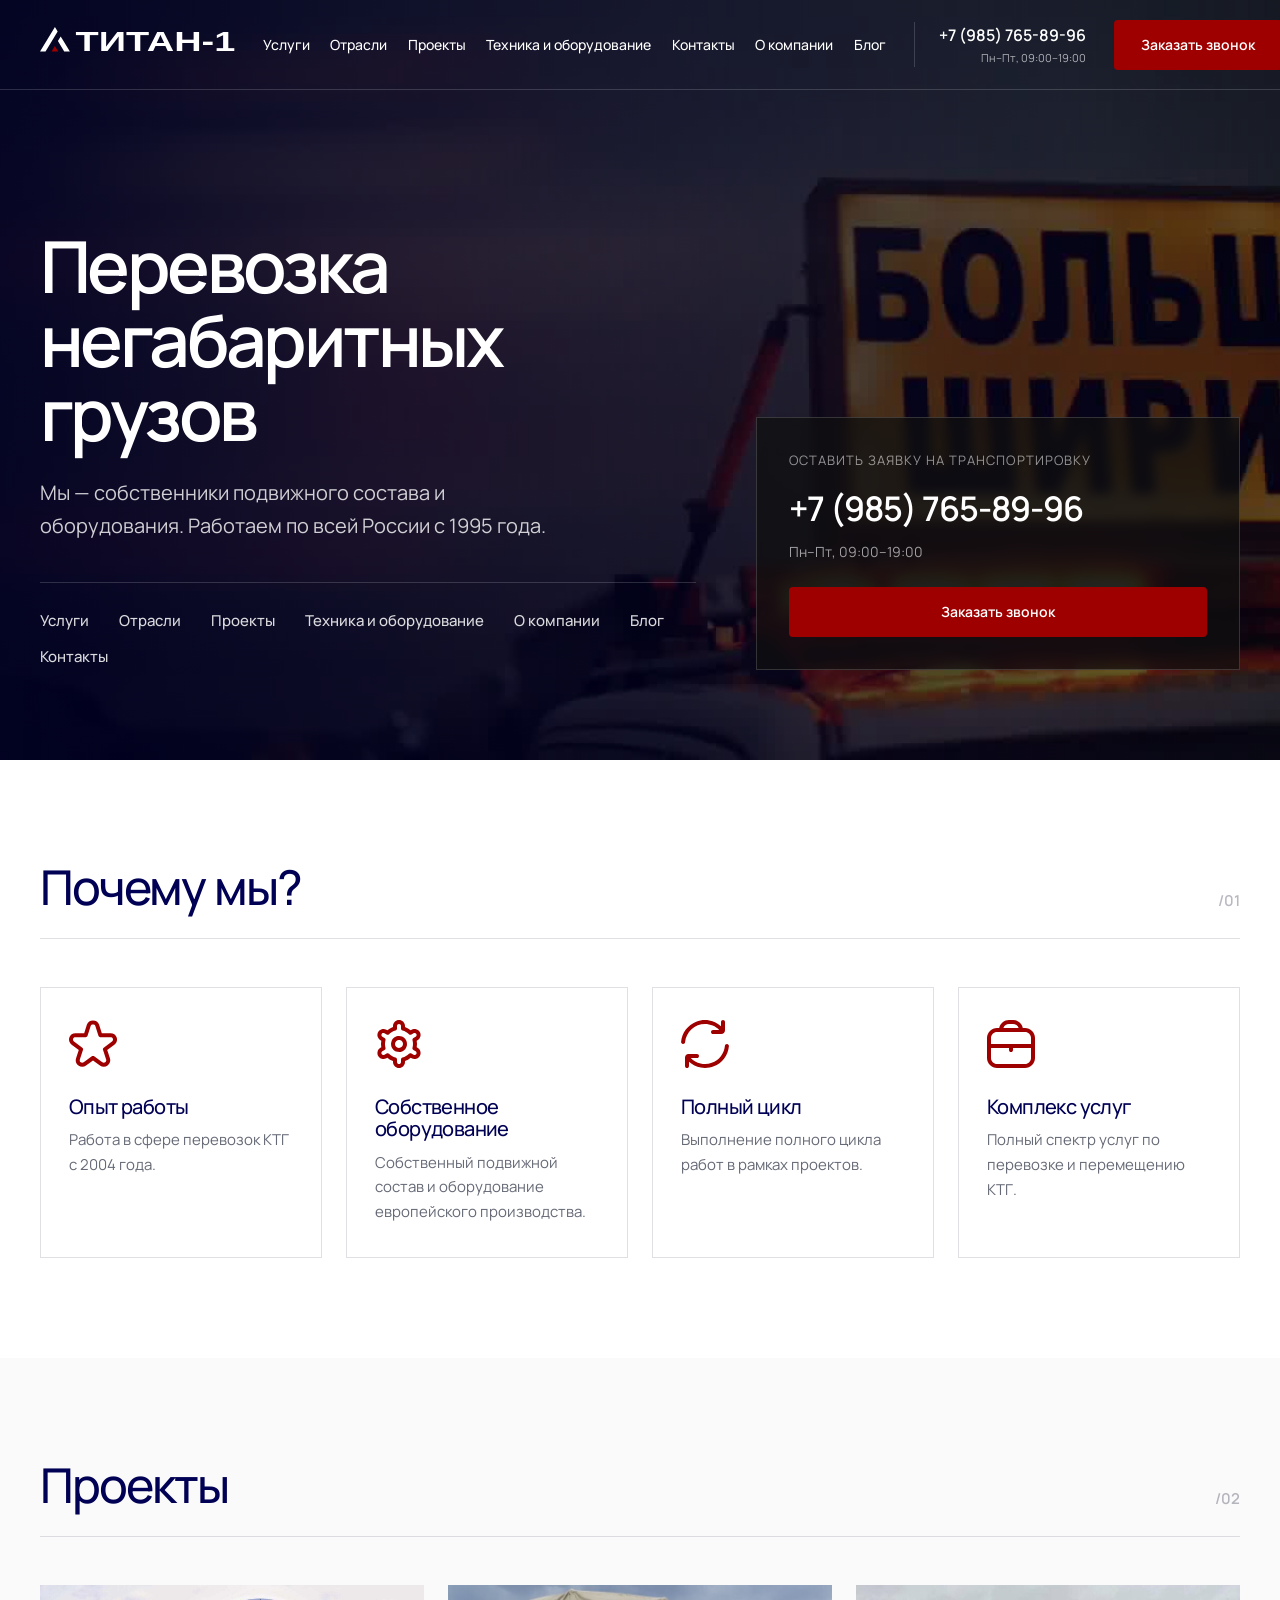
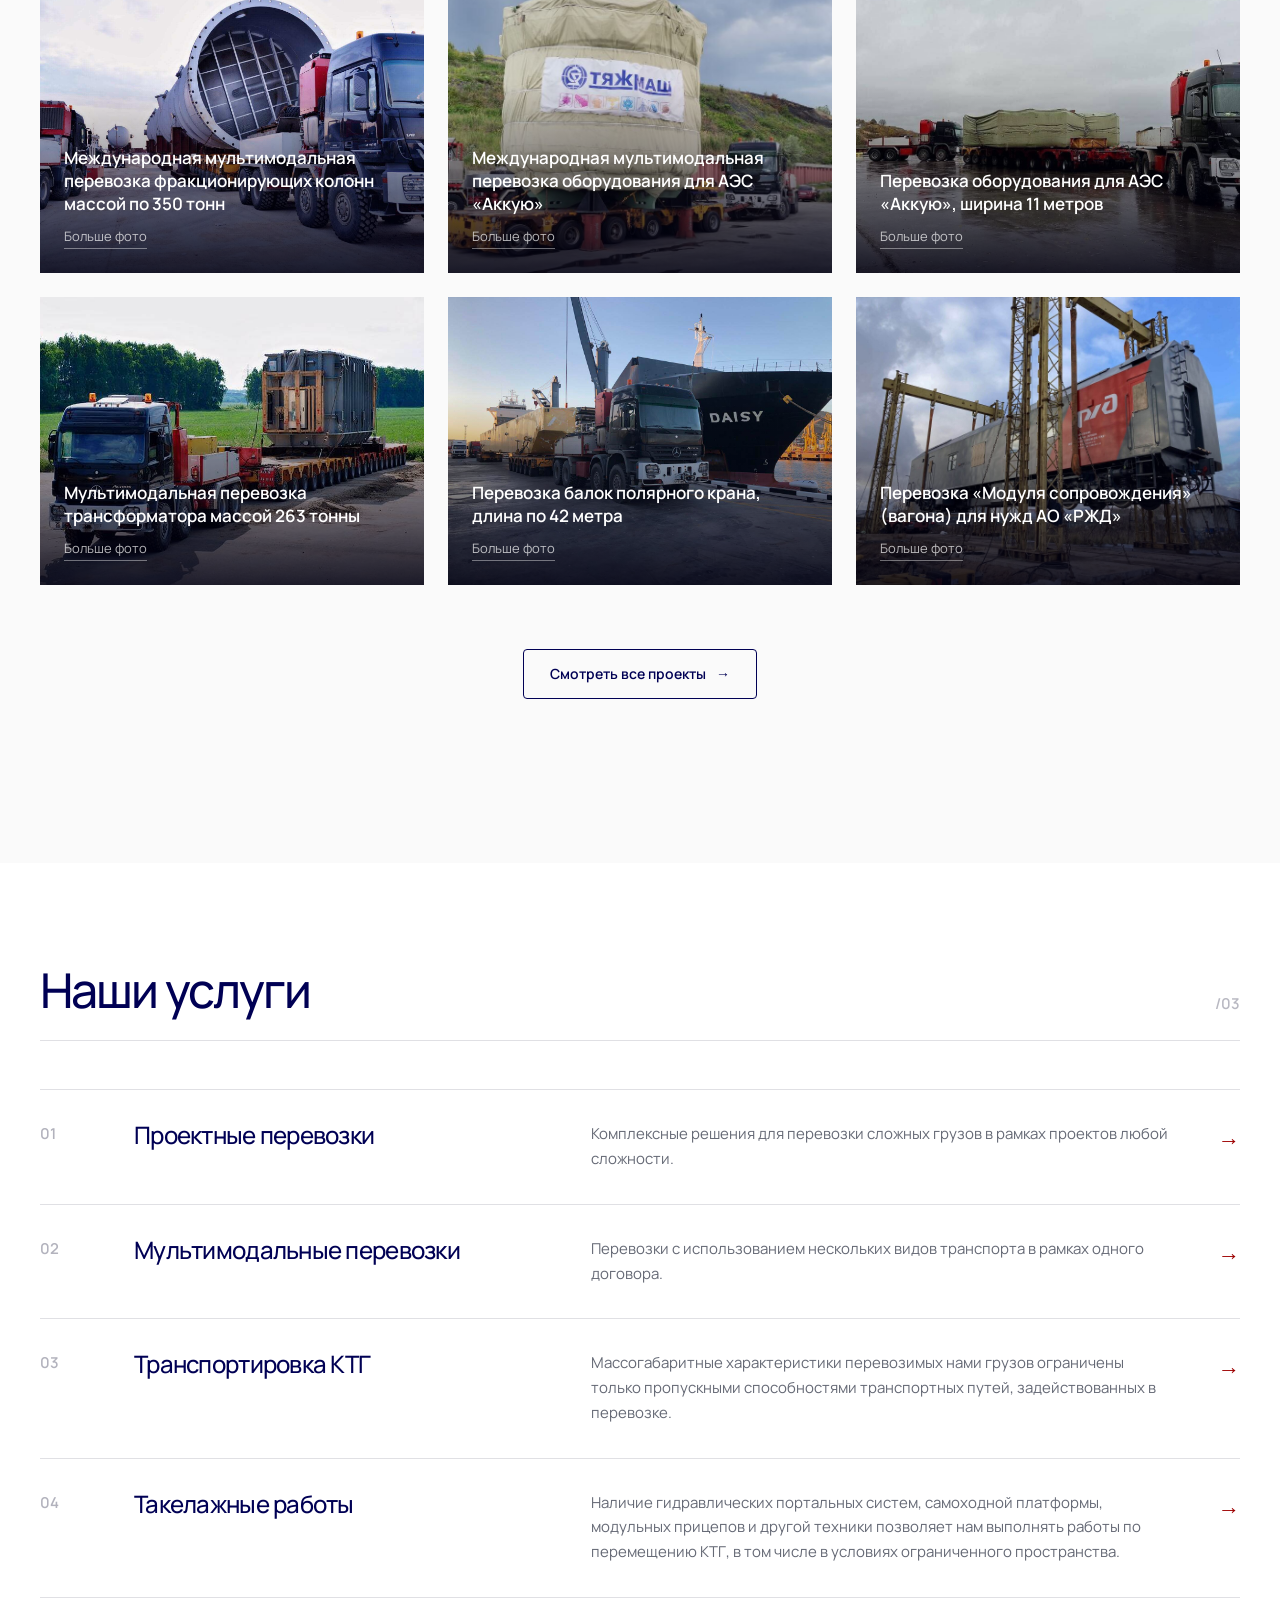
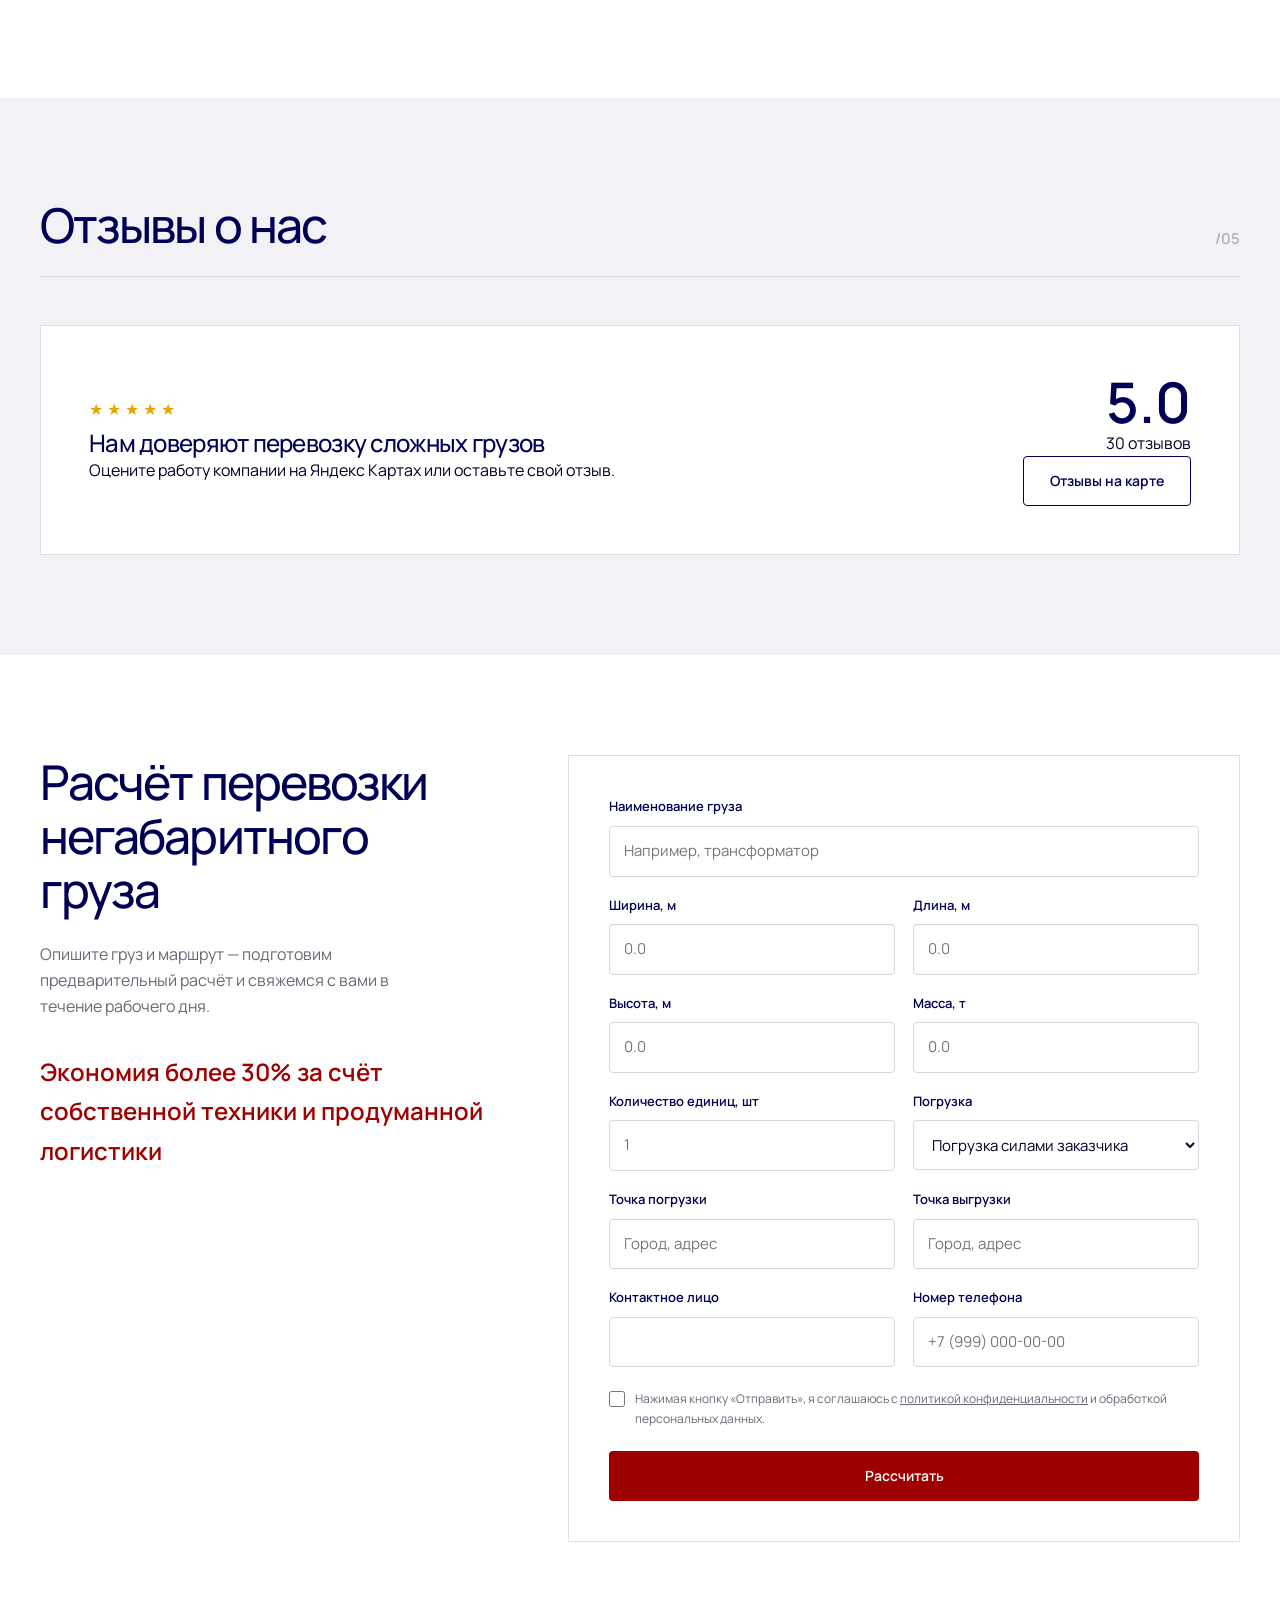
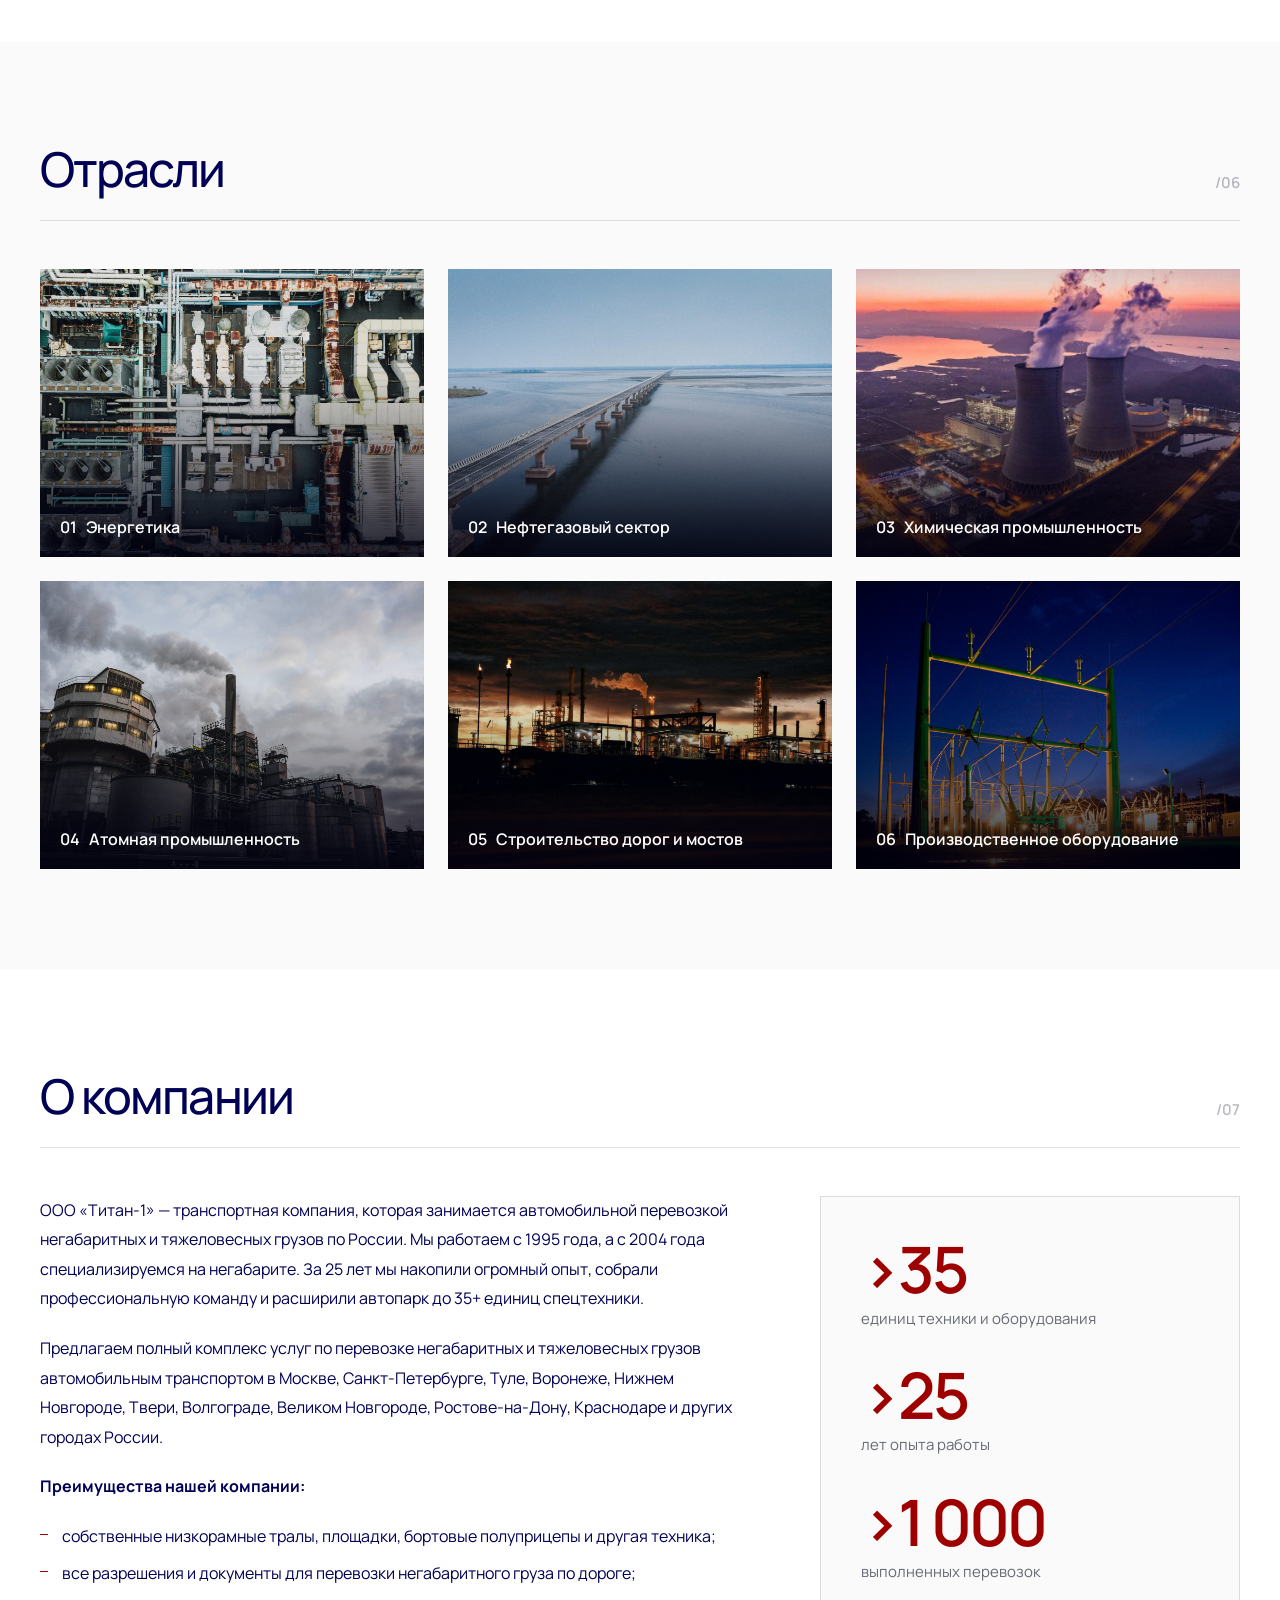
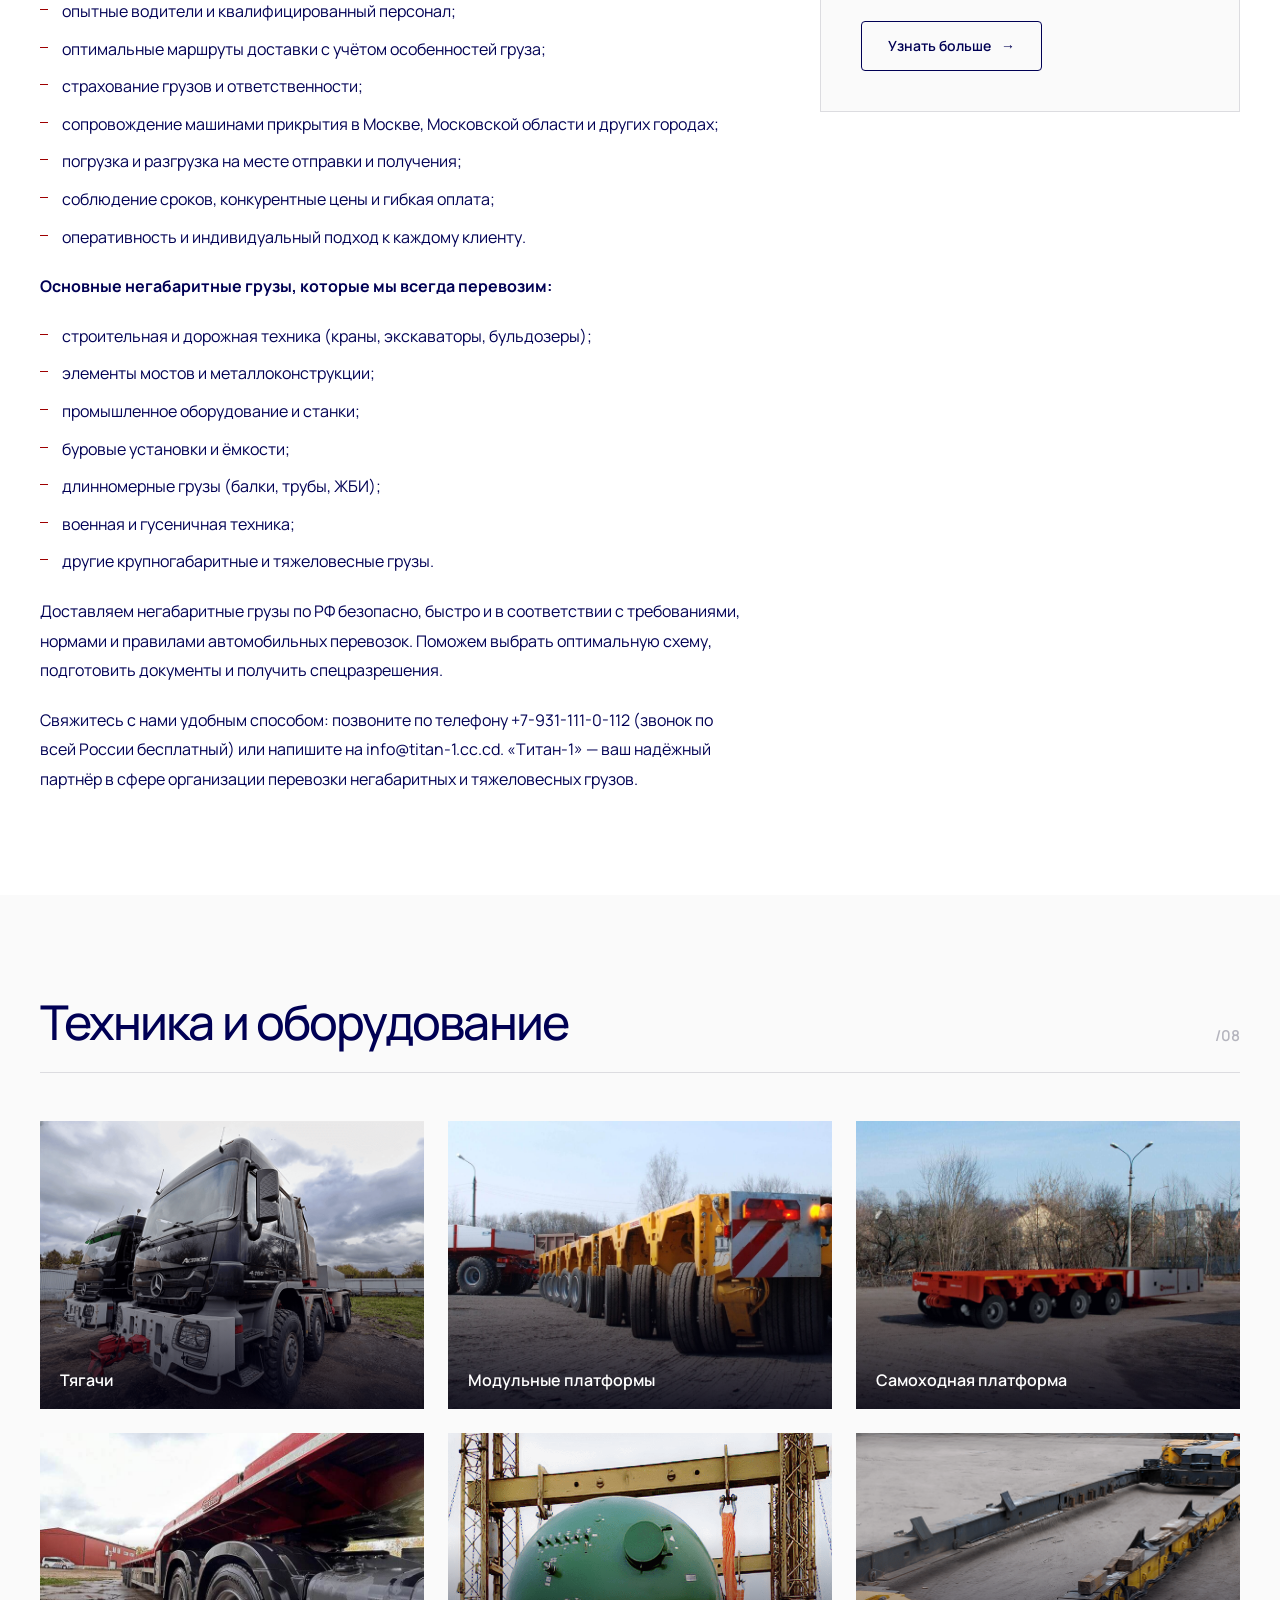
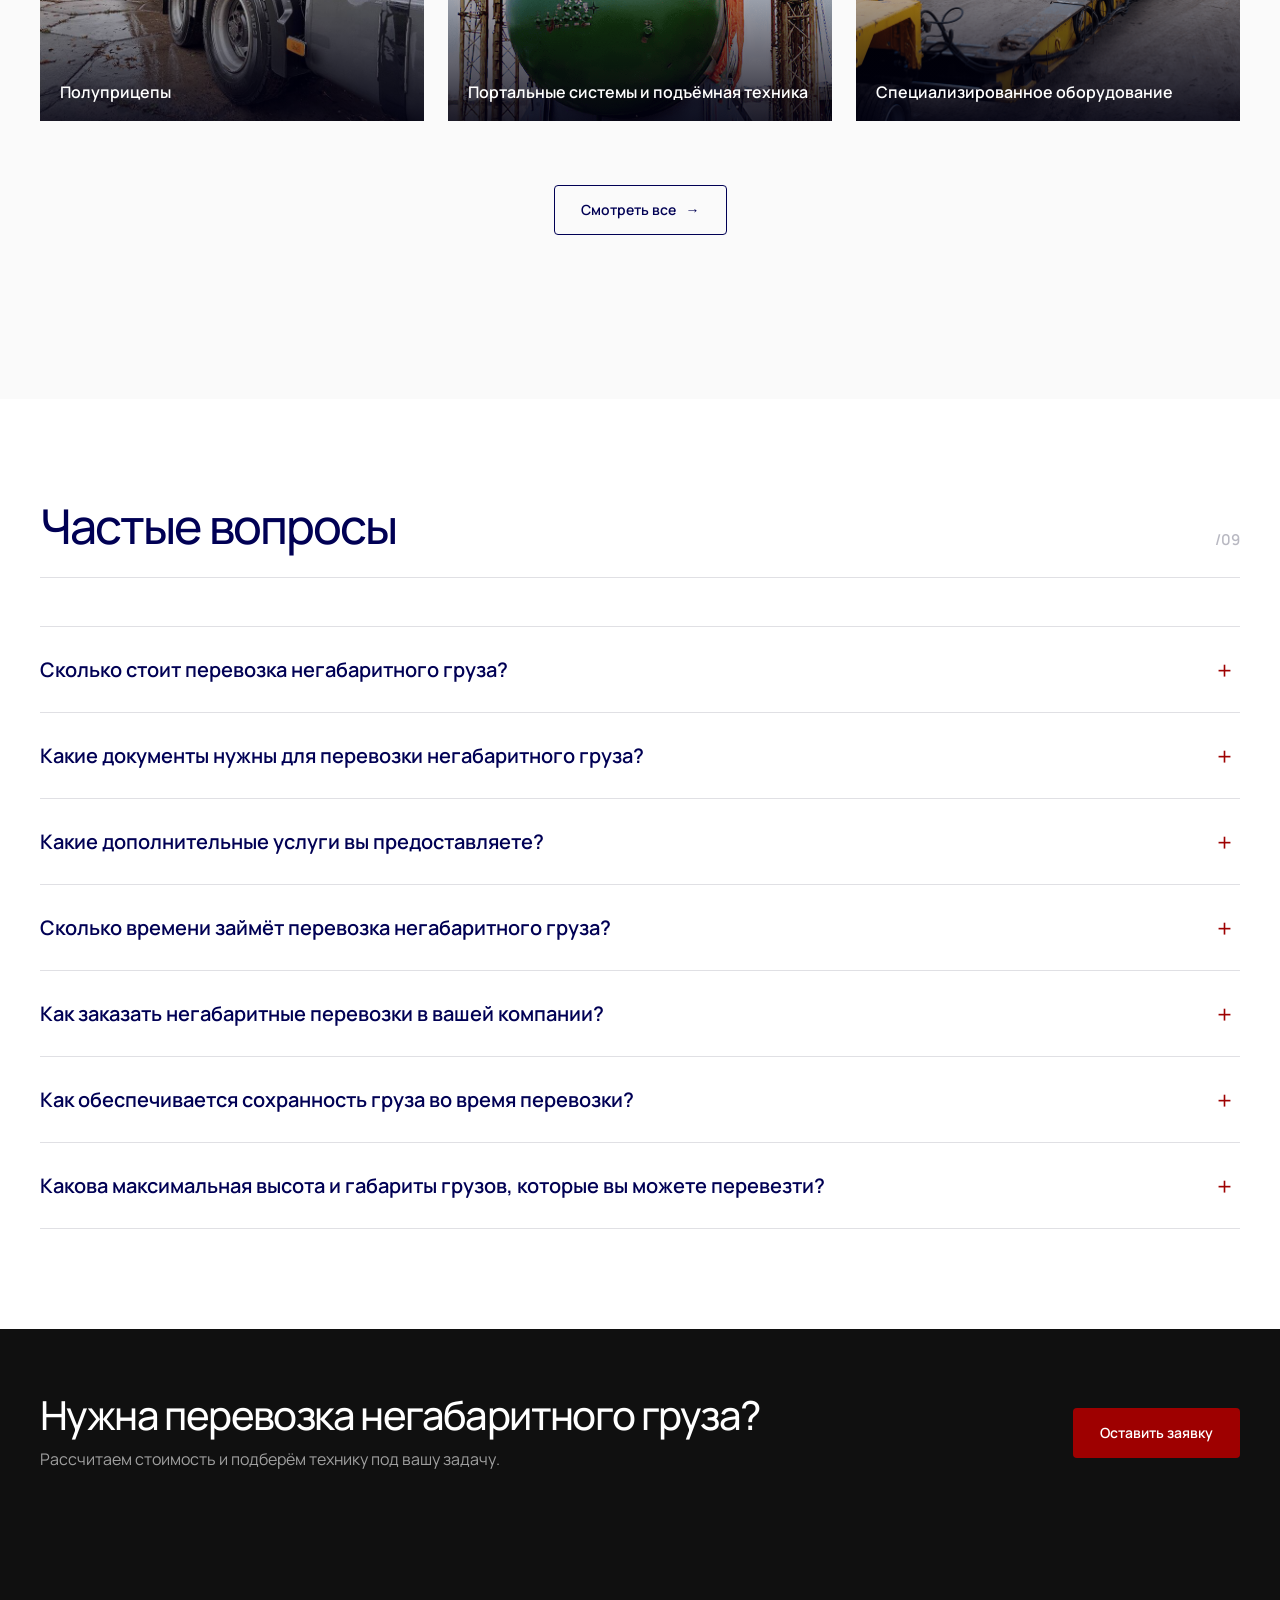
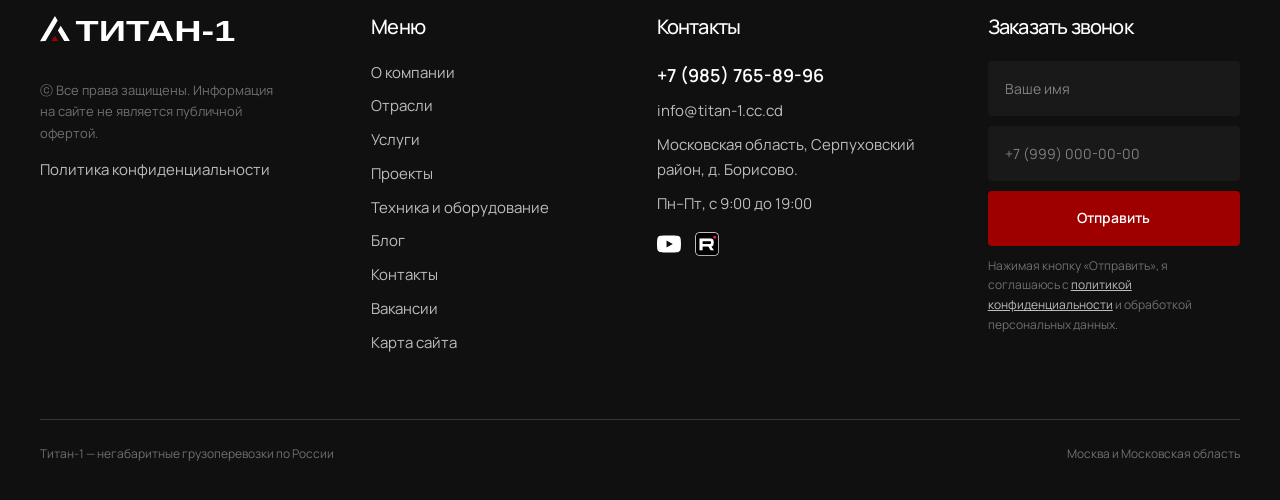
<file: index.html>
<!DOCTYPE html>
<html lang="ru">
<head>
  <meta charset="utf-8">
  <meta name="viewport" content="width=device-width, initial-scale=1">
  <title>Перевозка негабаритных грузов своим автотранспортом по России — Титан-1</title>
  <meta name="description" content="Перевозка негабаритных грузов по Москве и России от компании Титан-1. Большой опыт, современная техника, оптимальные маршруты доставки. Оперативность, надёжность и строгое соблюдение сроков.">
  <meta name="yandex-verification" content="7648b13431cf0b33">
  <meta name="google-site-verification" content="UZShu1niKLk84uFcO-FVJx3WVM7cpMxiiZ5kRpmUTmI">
  <meta property="og:type" content="website">
  <meta property="og:title" content="Перевозка негабаритных грузов — Титан-1">
  <meta property="og:description" content="Негабаритные и тяжеловесные перевозки по Москве и России: собственная техника, полный цикл работ, согласование маршрутов.">
  <meta property="og:image" content="assets/img/og-badge.jpg">
  <link rel="canonical" href="index.html">
  <link rel="icon" href="assets/img/favicon.svg" type="image/svg+xml">
  <link rel="icon" href="assets/img/favicon-white.svg" type="image/svg+xml" media="(prefers-color-scheme: dark)">
  <link rel="apple-touch-icon" href="assets/img/favicon.png">
  <link rel="stylesheet" href="assets/css/style.css">
  <script src="assets/js/main.js" defer></script>

  <script type="application/ld+json">
  {
    "@context": "https://schema.org",
    "@type": "Product",
    "name": "Негабаритные грузоперевозки",
    "image": "assets/img/og-badge.jpg",
    "description": "Перевозки негабаритных грузов по Москве и Центральной части России",
    "brand": { "@type": "Brand", "name": "Титан-1" },
    "aggregateRating": {
      "@type": "AggregateRating",
      "ratingValue": "5",
      "ratingCount": "30",
      "reviewCount": "25",
      "worstRating": "1",
      "bestRating": "5"
    }
  }
  </script>
</head>
<body>

  <!-- Шапка -->
  <header class="site-header site-header--over-hero">
    <div class="container site-header__inner">
      <a class="site-header__logo" href="index.html" aria-label="Титан-1 — на главную">
        <img src="assets/img/logo-white.svg" alt="Титан-1">
      </a>
      <nav class="site-header__nav" aria-label="Основное меню">
        <a href="index.html#services">Услуги</a>
        <a href="index.html#industries">Отрасли</a>
        <a href="projects.html">Проекты</a>
        <a href="index.html#equipment">Техника и оборудование</a>
        <a href="contacts.html">Контакты</a>
        <a href="index.html#about">О компании</a>
        <a href="blog.html">Блог</a>
      </nav>
      <div class="site-header__contacts">
        <a class="site-header__phone" href="tel:+79857658996">+7 (985) 765-89-96</a>
        <span class="site-header__hours">Пн–Пт, 09:00–19:00</span>
      </div>
      <button class="button site-header__cta" type="button" data-modal-open>Заказать звонок</button>
      <button class="burger" type="button" data-menu-open aria-label="Открыть меню" aria-expanded="false">
        <span></span><span></span><span></span>
      </button>
    </div>
  </header>

  <!-- Мобильное меню -->
  <div class="menu-overlay" data-menu-overlay></div>
  <aside class="menu" data-menu aria-label="Мобильное меню">
    <div class="menu__top">
      <img src="assets/img/logo-white.svg" alt="Титан-1" width="150">
      <button class="menu__close" type="button" data-menu-close aria-label="Закрыть меню">×</button>
    </div>
    <nav class="menu__list" aria-label="Разделы сайта">
      <a href="index.html#services">Услуги</a>
      <a href="index.html#about">О компании</a>
      <a href="index.html#industries">Отрасли</a>
      <a href="projects.html">Проекты</a>
      <a href="index.html#equipment">Техника и оборудование</a>
      <a href="blog.html">Блог</a>
      <a href="contacts.html">Контакты</a>
    </nav>
    <div class="menu__bottom">
      <a class="menu__phone" href="tel:+79857658996">+7 (985) 765-89-96</a>
      <div class="menu__socials">
        <a href="https://www.youtube.com/@titan-1ru" target="_blank" rel="noopener" aria-label="YouTube"><img src="assets/img/icon-youtube.svg" alt=""></a>
        <a href="https://rutube.ru/u/titan1/" target="_blank" rel="noopener" aria-label="RuTube"><img src="assets/img/icon-rutube.png" alt=""></a>
      </div>
    </div>
  </aside>

  <main>
    <!-- First screen -->
    <section class="hero">
      <div class="container">
        <div>
          <h1>Перевозка негабаритных грузов</h1>
          <p class="hero__lead">Мы — собственники подвижного состава и оборудования. Работаем по всей России с 1995 года.</p>
          <nav class="hero__nav" aria-label="Быстрые ссылки">
            <a href="index.html#services">Услуги</a>
            <a href="index.html#industries">Отрасли</a>
            <a href="projects.html">Проекты</a>
            <a href="index.html#equipment">Техника и оборудование</a>
            <a href="index.html#about">О компании</a>
            <a href="blog.html">Блог</a>
            <a href="contacts.html">Контакты</a>
          </nav>
        </div>
        <div class="hero__card">
          <p class="hero__card-label">Оставить заявку на транспортировку</p>
          <a class="hero__card-phone" href="tel:+79857658996">+7 (985) 765-89-96</a>
          <p class="hero__card-hours">Пн–Пт, 09:00–19:00</p>
          <button class="button button--block" type="button" data-modal-open>Заказать звонок</button>
        </div>
      </div>
    </section>

    <!-- Почему мы -->
    <section class="section" id="why-us">
      <div class="container">
        <div class="section-head">
          <h2>Почему мы?</h2>
          <span class="section-head__index">/01</span>
        </div>
        <div class="grid grid--4">
          <article class="feature-card">
            <img class="feature-card__icon" src="assets/img/icon-experience.svg" alt="" width="48" height="48">
            <h3>Опыт работы</h3>
            <p>Работа в сфере перевозок КТГ с 2004 года.</p>
          </article>
          <article class="feature-card">
            <img class="feature-card__icon" src="assets/img/icon-equipment.svg" alt="" width="48" height="48">
            <h3>Собственное оборудование</h3>
            <p>Собственный подвижной состав и оборудование европейского производства.</p>
          </article>
          <article class="feature-card">
            <img class="feature-card__icon" src="assets/img/icon-cycle.svg" alt="" width="48" height="48">
            <h3>Полный цикл</h3>
            <p>Выполнение полного цикла работ в рамках проектов.</p>
          </article>
          <article class="feature-card">
            <img class="feature-card__icon" src="assets/img/icon-services.svg" alt="" width="48" height="48">
            <h3>Комплекс услуг</h3>
            <p>Полный спектр услуг по перевозке и перемещению КТГ.</p>
          </article>
        </div>
      </div>
    </section>

    <!-- Проекты -->
    <section class="section section--muted" id="projects">
      <div class="container">
        <div class="section-head">
          <h2>Проекты</h2>
          <span class="section-head__index">/02</span>
        </div>
        <div class="grid grid--3">
          <a class="tile" href="https://titan-1.cc.cd/multimodalnaya-transportirovka-frakcioniruyushih-kolonn">
            <img src="assets/img/project-columns-350t.jpg" alt="Мультимодальная перевозка фракционирующих колонн">
            <div class="tile__body">
              <p class="tile__title">Международная мультимодальная перевозка фракционирующих колонн массой по 350 тонн</p>
              <span class="tile__more">Больше фото</span>
            </div>
          </a>
          <a class="tile" href="https://titan-1.cc.cd/mezhdunarodnaya-multimodalnaya-transportirovka-oborudovaniya">
            <img src="assets/img/project-aeskuyu-international.jpg" alt="Перевозка оборудования для АЭС «Аккую»">
            <div class="tile__body">
              <p class="tile__title">Международная мультимодальная перевозка оборудования для АЭС «Аккую»</p>
              <span class="tile__more">Больше фото</span>
            </div>
          </a>
          <a class="tile" href="https://titan-1.cc.cd/perevozka-oborudovaniya-dlya-aes-akkuyu">
            <img src="assets/img/project-aeskuyu-11m.jpg" alt="Перевозка оборудования шириной 11 метров">
            <div class="tile__body">
              <p class="tile__title">Перевозка оборудования для АЭС «Аккую», ширина 11 метров</p>
              <span class="tile__more">Больше фото</span>
            </div>
          </a>
          <a class="tile" href="https://titan-1.cc.cd/multimodalnaya-transportirovka-transformatora">
            <img src="assets/img/project-transformer-263t.jpg" alt="Перевозка трансформатора массой 263 тонны">
            <div class="tile__body">
              <p class="tile__title">Мультимодальная перевозка трансформатора массой 263 тонны</p>
              <span class="tile__more">Больше фото</span>
            </div>
          </a>
          <a class="tile" href="https://titan-1.cc.cd/perevozka-kranovyh-balok">
            <img src="assets/img/project-crane-beams.jpg" alt="Перевозка балок полярного крана">
            <div class="tile__body">
              <p class="tile__title">Перевозка балок полярного крана, длина по 42 метра</p>
              <span class="tile__more">Больше фото</span>
            </div>
          </a>
          <a class="tile" href="transportirovka-modulya-soprovozhdeniya.html">
            <img src="assets/img/project-escort-module.jpg" alt="Модуль сопровождения для РЖД">
            <div class="tile__body">
              <p class="tile__title">Перевозка «Модуля сопровождения» (вагона) для нужд АО «РЖД»</p>
              <span class="tile__more">Больше фото</span>
            </div>
          </a>
        </div>
        <div class="section--tight" style="text-align: center;">
          <a class="button button--outline" href="projects.html">Смотреть все проекты <span aria-hidden="true">→</span></a>
        </div>
      </div>
    </section>

    <!-- Услуги -->
    <section class="section" id="services">
      <div class="container">
        <div class="section-head">
          <h2>Наши услуги</h2>
          <span class="section-head__index">/03</span>
        </div>
        <div class="numbered-list">
          <article class="numbered-item">
            <span class="numbered-item__num">01</span>
            <h3>Проектные перевозки</h3>
            <p>Комплексные решения для перевозки сложных грузов в рамках проектов любой сложности.</p>
            <a class="numbered-item__arrow" href="https://titan-1.cc.cd/project-transportation" aria-label="Подробнее о проектных перевозках">→</a>
          </article>
          <article class="numbered-item">
            <span class="numbered-item__num">02</span>
            <h3>Мультимодальные перевозки</h3>
            <p>Перевозки с использованием нескольких видов транспорта в рамках одного договора.</p>
            <a class="numbered-item__arrow" href="https://titan-1.cc.cd/multimodal-transportation" aria-label="Подробнее о мультимодальных перевозках">→</a>
          </article>
          <article class="numbered-item">
            <span class="numbered-item__num">03</span>
            <h3>Транспортировка КТГ</h3>
            <p>Массогабаритные характеристики перевозимых нами грузов ограничены только пропускными способностями транспортных путей, задействованных в перевозке.</p>
            <a class="numbered-item__arrow" href="https://titan-1.cc.cd/transportation-of-the-ctg" aria-label="Подробнее о транспортировке КТГ">→</a>
          </article>
          <article class="numbered-item">
            <span class="numbered-item__num">04</span>
            <h3>Такелажные работы</h3>
            <p>Наличие гидравлических портальных систем, самоходной платформы, модульных прицепов и другой техники позволяет нам выполнять работы по перемещению КТГ, в том числе в условиях ограниченного пространства.</p>
            <a class="numbered-item__arrow" href="https://titan-1.cc.cd/rigging" aria-label="Подробнее о такелажных работах">→</a>
          </article>
        </div>
      </div>
    </section>

    <!-- Отзывы -->
    <section class="section section--light" id="reviews">
      <div class="container">
        <div class="section-head">
          <h2>Отзывы о нас</h2>
          <span class="section-head__index">/05</span>
        </div>
        <div class="review-card">
          <div>
            <p class="review-card__stars" aria-label="5 из 5">★★★★★</p>
            <h3>Нам доверяют перевозку сложных грузов</h3>
            <p>Оцените работу компании на Яндекс Картах или оставьте свой отзыв.</p>
          </div>
          <div style="text-align: right;">
            <span class="review-card__score">5.0</span>
            <p>30 отзывов</p>
            <a class="button button--outline" href="https://yandex.ru/maps/org/titan_1/212223982219/" target="_blank" rel="noopener">Отзывы на карте</a>
          </div>
        </div>
      </div>
    </section>

    <!-- Калькулятор -->
    <section class="section" id="calculator">
      <div class="container calculator-layout">
        <div class="calculator-intro">
          <h2>Расчёт перевозки негабаритного груза</h2>
          <p>Опишите груз и маршрут — подготовим предварительный расчёт и свяжемся с вами в течение рабочего дня.</p>
          <strong class="calculator-intro__saving">Экономия более 30% за счёт собственной техники и продуманной логистики</strong>
        </div>
        <form class="form-card" data-mail-form>
          <input type="hidden" name="_subject" value="Расчёт перевозки негабаритного груза">
          <div class="form-grid">
            <div class="form-field form-field--wide">
              <label for="cargo-name">Наименование груза</label>
              <input id="cargo-name" name="Груз" data-label="Наименование груза" type="text" placeholder="Например, трансформатор" required>
            </div>
            <div class="form-field"><label for="cargo-width">Ширина, м</label><input id="cargo-width" name="Ширина" data-label="Ширина груза" type="number" min="0" step="0.1" placeholder="0.0"></div>
            <div class="form-field"><label for="cargo-length">Длина, м</label><input id="cargo-length" name="Длина" data-label="Длина груза" type="number" min="0" step="0.1" placeholder="0.0"></div>
            <div class="form-field"><label for="cargo-height">Высота, м</label><input id="cargo-height" name="Высота" data-label="Высота груза" type="number" min="0" step="0.1" placeholder="0.0"></div>
            <div class="form-field"><label for="cargo-weight">Масса, т</label><input id="cargo-weight" name="Масса" data-label="Масса груза" type="number" min="0" step="0.1" placeholder="0.0"></div>
            <div class="form-field"><label for="cargo-qty">Количество единиц, шт</label><input id="cargo-qty" name="Количество" data-label="Количество единиц" type="number" min="1" step="1" placeholder="1"></div>
            <div class="form-field">
              <label for="cargo-loading">Погрузка</label>
              <select id="cargo-loading" name="Погрузка" data-label="Погрузка">
                <option>Погрузка силами заказчика</option>
                <option>Погрузка силами исполнителя</option>
              </select>
            </div>
            <div class="form-field"><label for="cargo-from">Точка погрузки</label><input id="cargo-from" name="Погрузка (адрес)" data-label="Точка погрузки" type="text" placeholder="Город, адрес"></div>
            <div class="form-field"><label for="cargo-to">Точка выгрузки</label><input id="cargo-to" name="Выгрузка (адрес)" data-label="Точка выгрузки" type="text" placeholder="Город, адрес"></div>
            <div class="form-field"><label for="cargo-contact">Контактное лицо</label><input id="cargo-contact" name="Контактное лицо" data-label="Контактное лицо" type="text" autocomplete="name" required></div>
            <div class="form-field"><label for="cargo-phone">Номер телефона</label><input id="cargo-phone" name="Телефон" data-label="Номер телефона" type="tel" data-phone autocomplete="tel" placeholder="+7 (999) 000-00-00" required></div>
          </div>
          <label class="form-consent">
            <input type="checkbox" required>
            <span>Нажимая кнопку «Отправить», я соглашаюсь с <a href="https://titan-1.cc.cd/politics" target="_blank" rel="noopener">политикой конфиденциальности</a> и обработкой персональных данных.</span>
          </label>
          <button class="button button--block" type="submit">Рассчитать</button>
          <p class="form-message" data-form-message role="status" hidden></p>
        </form>
      </div>
    </section>

    <!-- Отрасли -->
    <section class="section section--muted" id="industries">
      <div class="container">
        <div class="section-head">
          <h2>Отрасли</h2>
          <span class="section-head__index">/06</span>
        </div>
        <div class="grid grid--3">
          <a class="tile tile--plain" href="index.html#industries"><img src="assets/img/industry-energy.jpg" alt="Энергетика"><div class="tile__body"><p class="tile__title">01 &nbsp; Энергетика</p></div></a>
          <a class="tile tile--plain" href="index.html#industries"><img src="assets/img/industry-oil-gas.jpg" alt="Нефтегазовый сектор"><div class="tile__body"><p class="tile__title">02 &nbsp; Нефтегазовый сектор</p></div></a>
          <a class="tile tile--plain" href="index.html#industries"><img src="assets/img/industry-chemical.jpg" alt="Химическая промышленность"><div class="tile__body"><p class="tile__title">03 &nbsp; Химическая промышленность</p></div></a>
          <a class="tile tile--plain" href="index.html#industries"><img src="assets/img/industry-nuclear.jpg" alt="Атомная промышленность"><div class="tile__body"><p class="tile__title">04 &nbsp; Атомная промышленность</p></div></a>
          <a class="tile tile--plain" href="index.html#industries"><img src="assets/img/industry-roads.jpg" alt="Строительство дорог и мостов"><div class="tile__body"><p class="tile__title">05 &nbsp; Строительство дорог и мостов</p></div></a>
          <a class="tile tile--plain" href="index.html#industries"><img src="assets/img/industry-production.jpg" alt="Производственное оборудование"><div class="tile__body"><p class="tile__title">06 &nbsp; Производственное оборудование</p></div></a>
        </div>
      </div>
    </section>

    <!-- О компании -->
    <section class="section" id="about">
      <div class="container">
        <div class="section-head">
          <h2>О компании</h2>
          <span class="section-head__index">/07</span>
        </div>
        <div class="about-layout">
          <div class="prose">
            <p>ООО «Титан-1» — транспортная компания, которая занимается автомобильной перевозкой негабаритных и тяжеловесных грузов по России. Мы работаем с 1995 года, а с 2004 года специализируемся на негабарите. За 25 лет мы накопили огромный опыт, собрали профессиональную команду и расширили автопарк до 35+ единиц спецтехники.</p>
            <p>Предлагаем полный комплекс услуг по перевозке негабаритных и тяжеловесных грузов автомобильным транспортом в Москве, Санкт-Петербурге, Туле, Воронеже, Нижнем Новгороде, Твери, Волгограде, Великом Новгороде, Ростове-на-Дону, Краснодаре и других городах России.</p>
            <p><strong>Преимущества нашей компании:</strong></p>
            <ul>
              <li>собственные низкорамные тралы, площадки, бортовые полуприцепы и другая техника;</li>
              <li>все разрешения и документы для перевозки негабаритного груза по дороге;</li>
              <li>опытные водители и квалифицированный персонал;</li>
              <li>оптимальные маршруты доставки с учётом особенностей груза;</li>
              <li>страхование грузов и ответственности;</li>
              <li>сопровождение машинами прикрытия в Москве, Московской области и других городах;</li>
              <li>погрузка и разгрузка на месте отправки и получения;</li>
              <li>соблюдение сроков, конкурентные цены и гибкая оплата;</li>
              <li>оперативность и индивидуальный подход к каждому клиенту.</li>
            </ul>
            <p><strong>Основные негабаритные грузы, которые мы всегда перевозим:</strong></p>
            <ul>
              <li>строительная и дорожная техника (краны, экскаваторы, бульдозеры);</li>
              <li>элементы мостов и металлоконструкции;</li>
              <li>промышленное оборудование и станки;</li>
              <li>буровые установки и ёмкости;</li>
              <li>длинномерные грузы (балки, трубы, ЖБИ);</li>
              <li>военная и гусеничная техника;</li>
              <li>другие крупногабаритные и тяжеловесные грузы.</li>
            </ul>
            <p>Доставляем негабаритные грузы по РФ безопасно, быстро и в соответствии с требованиями, нормами и правилами автомобильных перевозок. Поможем выбрать оптимальную схему, подготовить документы и получить спецразрешения.</p>
            <p>Свяжитесь с нами удобным способом: позвоните по телефону <a href="tel:+79311110112">+7-931-111-0-112</a> (звонок по всей России бесплатный) или напишите на <a href="mailto:info@titan-1.cc.cd">info@titan-1.cc.cd</a>. «Титан-1» — ваш надёжный партнёр в сфере организации перевозки негабаритных и тяжеловесных грузов.</p>
          </div>
          <aside class="about-aside">
            <div class="stats">
              <div class="stat"><span class="stat__value">&gt;35</span><span class="stat__label">единиц техники и оборудования</span></div>
              <div class="stat"><span class="stat__value">&gt;25</span><span class="stat__label">лет опыта работы</span></div>
              <div class="stat"><span class="stat__value">&gt;1 000</span><span class="stat__label">выполненных перевозок</span></div>
            </div>
            <a class="button button--outline" href="index.html#about">Узнать больше <span aria-hidden="true">→</span></a>
          </aside>
        </div>
      </div>
    </section>

    <!-- Техника -->
    <section class="section section--muted" id="equipment">
      <div class="container">
        <div class="section-head">
          <h2>Техника и оборудование</h2>
          <span class="section-head__index">/08</span>
        </div>
        <div class="grid grid--3">
          <a class="tile tile--plain" href="https://titan-1.cc.cd/tyagachi"><img src="assets/img/machinery-tractors.png" alt="Тягачи"><div class="tile__body"><p class="tile__title">Тягачи</p></div></a>
          <a class="tile tile--plain" href="https://titan-1.cc.cd/modulnye-platformy"><img src="assets/img/machinery-modular-platforms.jpg" alt="Модульные платформы"><div class="tile__body"><p class="tile__title">Модульные платформы</p></div></a>
          <a class="tile tile--plain" href="https://titan-1.cc.cd/samohodnaya-platforma"><img src="assets/img/machinery-selfpropelled.jpg" alt="Самоходная платформа"><div class="tile__body"><p class="tile__title">Самоходная платформа</p></div></a>
          <a class="tile tile--plain" href="https://titan-1.cc.cd/polupricepy"><img src="assets/img/machinery-semitrailers.jpg" alt="Полуприцепы"><div class="tile__body"><p class="tile__title">Полуприцепы</p></div></a>
          <a class="tile tile--plain" href="https://titan-1.cc.cd/portaly-i-podemnaya-tehnika"><img src="assets/img/machinery-portal.png" alt="Портальные системы и подъёмная техника"><div class="tile__body"><p class="tile__title">Портальные системы и подъёмная техника</p></div></a>
          <a class="tile tile--plain" href="https://titan-1.cc.cd/specializirovannoe-oborudovanie"><img src="assets/img/machinery-special.png" alt="Специализированное оборудование"><div class="tile__body"><p class="tile__title">Специализированное оборудование</p></div></a>
        </div>
        <div class="section--tight" style="text-align: center;">
          <a class="button button--outline" href="index.html#equipment">Смотреть все <span aria-hidden="true">→</span></a>
        </div>
      </div>
    </section>

    <!-- Вопросы и ответы -->
    <section class="section" id="faq">
      <div class="container">
        <div class="section-head">
          <h2>Частые вопросы</h2>
          <span class="section-head__index">/09</span>
        </div>
        <div class="faq">
          <details>
            <summary>Сколько стоит перевозка негабаритного груза?</summary>
            <p>Итоговая стоимость зависит от габаритов и веса груза, расстояния, маршрута следования, транспортного средства и других факторов. Для расчёта воспользуйтесь калькулятором на сайте и свяжитесь с нашими специалистами для консультации. Заявку можно оставить через форму обратной связи.</p>
          </details>
          <details>
            <summary>Какие документы нужны для перевозки негабаритного груза?</summary>
            <p>Требуется специальное разрешение, которое выдаётся уполномоченными органами после согласования маршрута. Также необходимы документы на груз (товарно-транспортная накладная, сертификаты и т. п.) и на автомобиль (свидетельство о регистрации, талон техосмотра и др.). Наши сотрудники помогают подготовить всю документацию.</p>
          </details>
          <details>
            <summary>Какие дополнительные услуги вы предоставляете?</summary>
            <p>Мы готовы выполнить погрузочно-разгрузочные работы, предоставить услуги по креплению грузов, сопровождению автомобилями прикрытия, страхование. Также можем разработать проект организации перевозки длинномерных грузов и согласовать маршрут движения в соответствующих инстанциях.</p>
          </details>
          <details>
            <summary>Сколько времени займёт перевозка негабаритного груза?</summary>
            <p>Сроки доставки зависят от маршрута и расстояния. В среднем перевозка по России занимает от 3 до 15 дней. Для более точной информации обратитесь к нашим специалистам.</p>
          </details>
          <details>
            <summary>Как заказать негабаритные перевозки в вашей компании?</summary>
            <p>Чтобы оформить заказ, позвоните по телефону <a href="tel:+79311110112">+7 (931) 111-0-112</a> или заполните форму обратной связи: укажите имя и телефон. Мы обязательно перезвоним. Менеджеры ответят на вопросы, подберут транспорт и маршрут, рассчитают стоимость и сроки доставки.</p>
          </details>
          <details>
            <summary>Как обеспечивается сохранность груза во время перевозки?</summary>
            <p>Мы используем современные средства крепления, следуем оптимальным маршрутам и строго соблюдаем правила перевозки негабарита автотранспортом. Также предоставляем услугу оформления страхования груза, которую каждый клиент может заказать.</p>
          </details>
          <details>
            <summary>Какова максимальная высота и габариты грузов, которые вы можете перевезти?</summary>
            <p>Мы располагаем различными типами тралов, площадок и другой техники, чтобы перевозить грузы, превышающие стандартные размеры. Для уточнения максимальных параметров свяжитесь с нашими специалистами — они оперативно предоставят необходимую информацию.</p>
          </details>
        </div>
      </div>
    </section>

    <section class="cta-band">
      <div class="container cta-band__inner">
        <div>
          <h2>Нужна перевозка негабаритного груза?</h2>
          <p>Рассчитаем стоимость и подберём технику под вашу задачу.</p>
        </div>
        <button class="button" type="button" data-modal-open>Оставить заявку</button>
      </div>
    </section>
  </main>

  <!-- Подвал -->
  <footer class="site-footer">
    <div class="container">
      <div class="site-footer__grid">
        <div>
          <img class="site-footer__logo" src="assets/img/logo-white.svg" alt="Титан-1" width="195">
          <p class="site-footer__legal">ⓒ Все права защищены. Информация на сайте не является публичной офертой.</p>
          <p style="margin-top: 14px;"><a href="https://titan-1.cc.cd/politics" target="_blank" rel="noopener">Политика конфиденциальности</a></p>
        </div>
        <div>
          <h2>Меню</h2>
          <nav class="site-footer__nav" aria-label="Меню в подвале">
            <a href="index.html#about">О компании</a>
            <a href="index.html#industries">Отрасли</a>
            <a href="index.html#services">Услуги</a>
            <a href="projects.html">Проекты</a>
            <a href="index.html#equipment">Техника и оборудование</a>
            <a href="blog.html">Блог</a>
            <a href="contacts.html">Контакты</a>
            <a href="https://titan-1.cc.cd/vakansii">Вакансии</a>
            <a href="https://titan-1.cc.cd/sitemap">Карта сайта</a>
          </nav>
        </div>
        <div>
          <h2>Контакты</h2>
          <div class="site-footer__contacts">
            <a class="site-footer__phone" href="tel:+79857658996">+7 (985) 765-89-96</a>
            <a href="mailto:info@titan-1.cc.cd">info@titan-1.cc.cd</a>
            <p>Московская область, Серпуховский район, д. Борисово.</p>
            <p>Пн–Пт, с 9:00 до 19:00</p>
          </div>
          <div class="site-footer__socials">
            <a href="https://www.youtube.com/@titan-1ru" target="_blank" rel="noopener" aria-label="YouTube"><img src="assets/img/icon-youtube.svg" alt=""></a>
            <a href="https://rutube.ru/u/titan1/" target="_blank" rel="noopener" aria-label="RuTube"><img src="assets/img/icon-rutube.png" alt=""></a>
          </div>
        </div>
        <div>
          <h2>Заказать звонок</h2>
          <form class="footer-form" data-mail-form>
            <input type="hidden" name="_subject" value="Заявка на обратный звонок — главная">
            <label>
              <span class="visually-hidden">Ваше имя</span>
              <input name="Имя" data-label="Ваше имя" type="text" placeholder="Ваше имя" autocomplete="name" required>
            </label>
            <label>
              <span class="visually-hidden">Номер телефона</span>
              <input name="Телефон" data-label="Номер телефона" type="tel" data-phone placeholder="+7 (999) 000-00-00" autocomplete="tel" required>
            </label>
            <button class="button" type="submit">Отправить</button>
            <p class="form-message" data-form-message role="status" hidden></p>
            <p class="footer-form__note">Нажимая кнопку «Отправить», я соглашаюсь с <a href="https://titan-1.cc.cd/politics" target="_blank" rel="noopener">политикой конфиденциальности</a> и обработкой персональных данных.</p>
          </form>
        </div>
      </div>
      <div class="site-footer__bottom">
        <span>Титан-1 — негабаритные грузоперевозки по России</span>
        <span>Москва и Московская область</span>
      </div>
    </div>
  </footer>

  <!-- Модальное окно -->
  <dialog class="modal" data-modal aria-labelledby="modal-title">
    <div class="modal__inner">
      <button class="modal__close" type="button" data-modal-close aria-label="Закрыть окно">×</button>
      <h2 id="modal-title">Оставьте заявку</h2>
      <p class="modal__descr">Специалист свяжется с вами в течение 5 минут.</p>
      <form class="form-grid" data-mail-form>
        <input type="hidden" name="_subject" value="Заявка с сайта Титан-1">
        <div class="form-field form-field--wide">
          <label for="modal-name">Ваше имя</label>
          <input id="modal-name" name="Имя" data-label="Ваше имя" type="text" autocomplete="name" required>
        </div>
        <div class="form-field form-field--wide">
          <label for="modal-phone">Номер телефона</label>
          <input id="modal-phone" name="Телефон" data-label="Номер телефона" type="tel" data-phone autocomplete="tel" placeholder="+7 (999) 000-00-00" required>
        </div>
        <div class="form-field form-field--wide">
          <button class="button button--block" type="submit">Отправить</button>
          <p class="form-message" data-form-message role="status" hidden></p>
        </div>
      </form>
      <p class="modal__note">Нажимая кнопку «Отправить», вы соглашаетесь <a href="https://titan-1.cc.cd/politics" target="_blank" rel="noopener">с политикой конфиденциальности и обработкой персональных данных</a>.</p>
    </div>
  </dialog>

  <button class="to-top" type="button" data-to-top aria-label="Вернуться к началу страницы">↑</button>
</body>
</html>
</file>
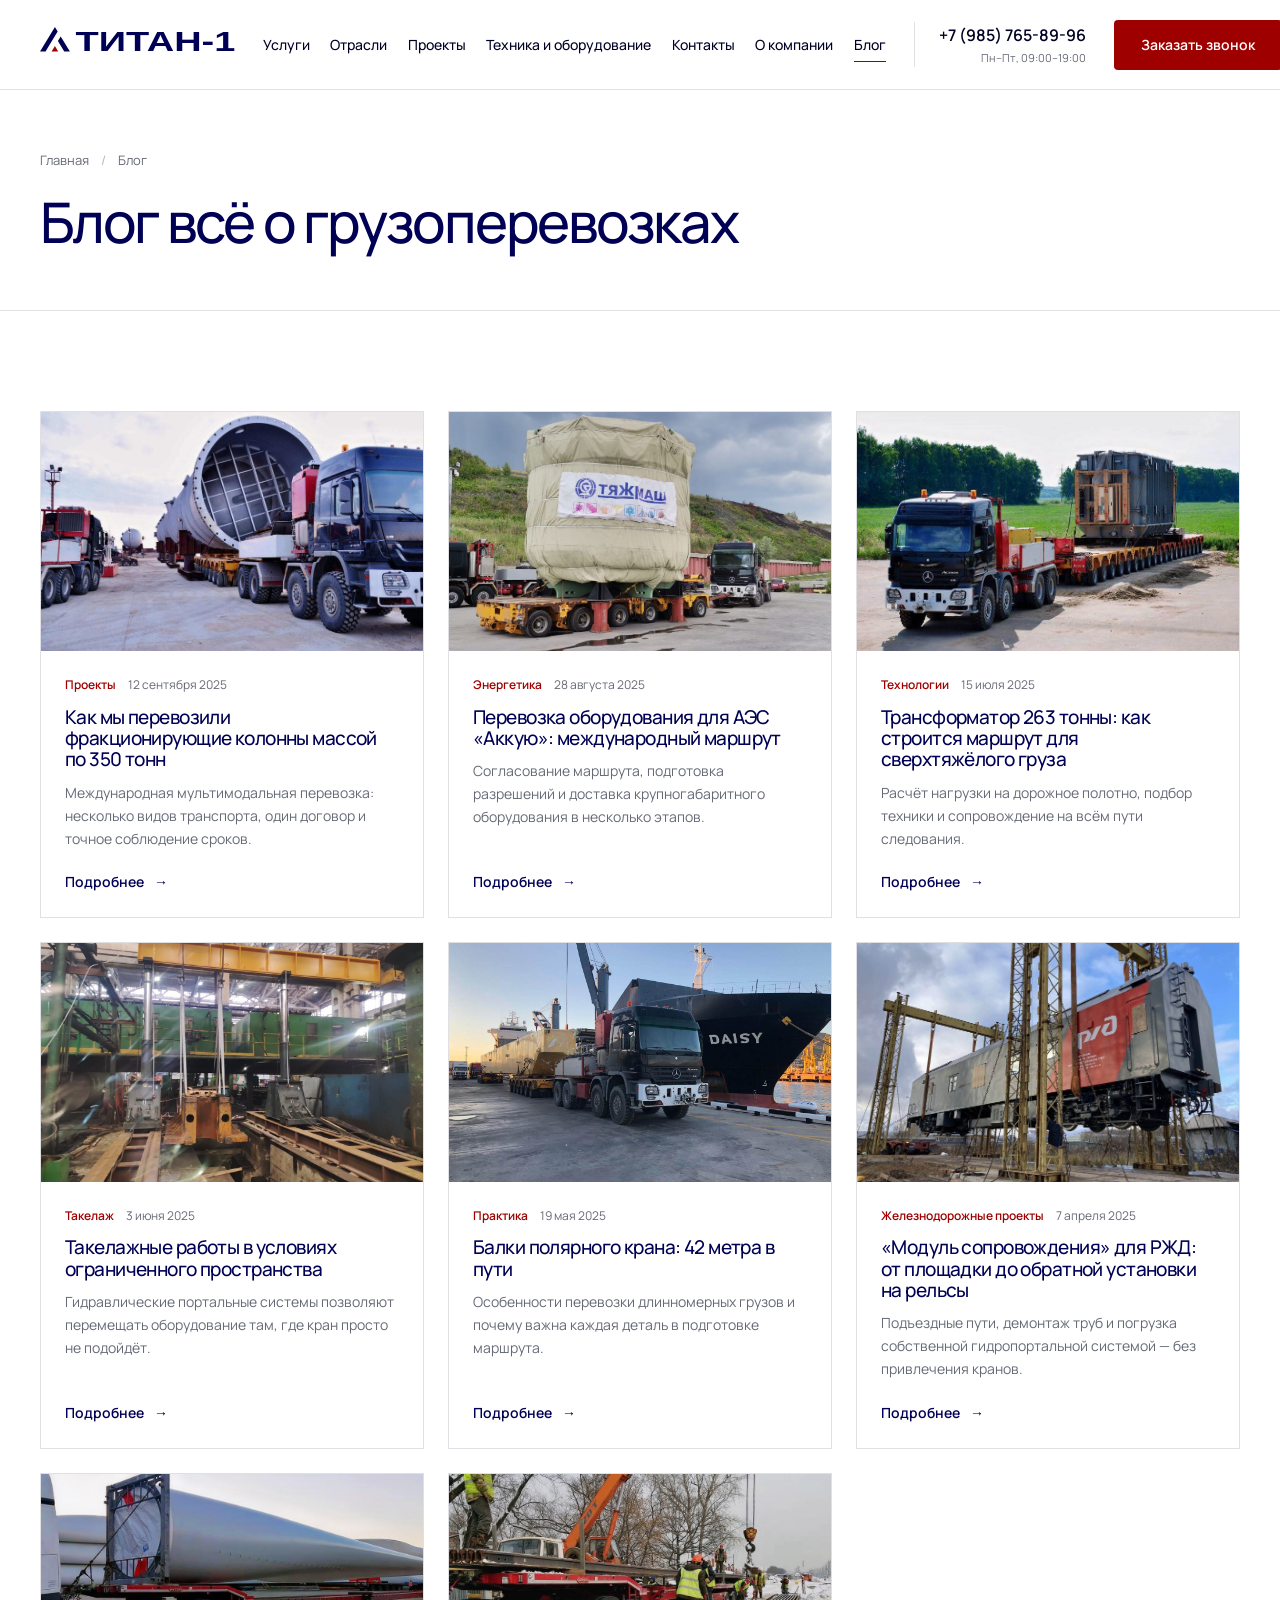
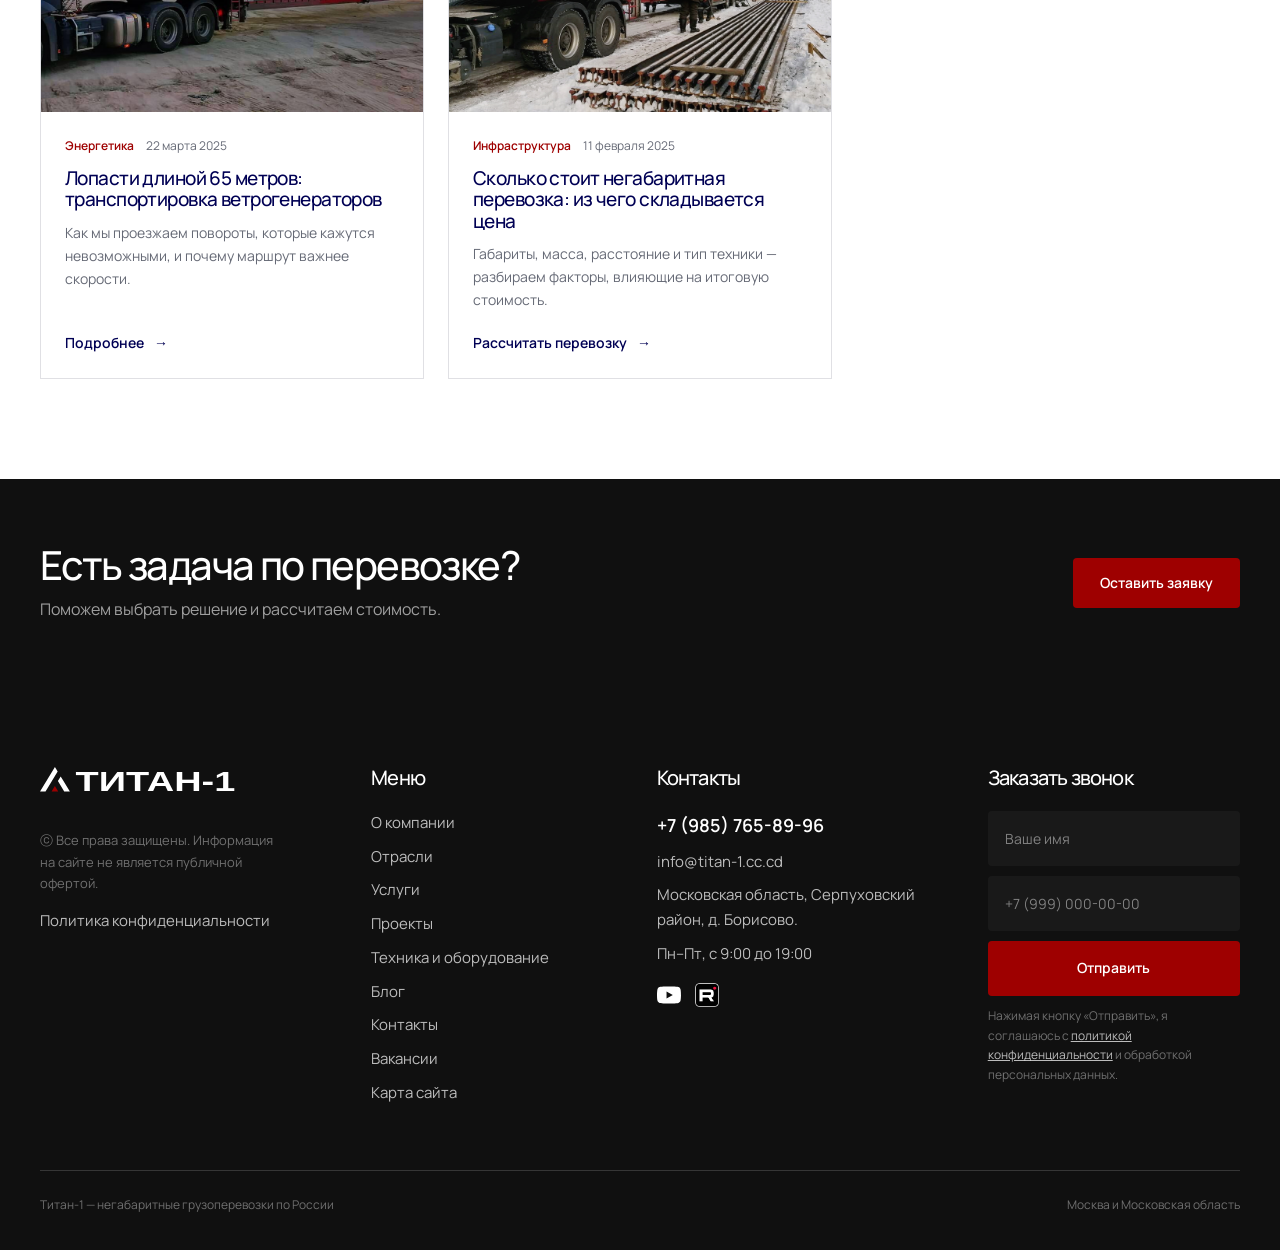
<file: blog.html>
<!DOCTYPE html>
<html lang="ru">
<head>
  <meta charset="utf-8">
  <meta name="viewport" content="width=device-width, initial-scale=1">
  <title>Блог компании Титан-1</title>
  <meta name="description" content="Блог компании Титан-1: статьи о негабаритных перевозках, такелажных работах, согласовании маршрутов и реализации сложных логистических проектов.">
  <meta name="yandex-verification" content="7648b13431cf0b33">
  <meta name="google-site-verification" content="UZShu1niKLk84uFcO-FVJx3WVM7cpMxiiZ5kRpmUTmI">
  <meta property="og:type" content="website">
  <meta property="og:title" content="Блог всё о грузоперевозках — Титан-1">
  <meta property="og:description" content="Полезные материалы о перевозке негабаритных и тяжеловесных грузов.">
  <meta property="og:image" content="assets/img/og-badge.jpg">
  <link rel="canonical" href="blog.html">
  <link rel="icon" href="assets/img/favicon.svg" type="image/svg+xml">
  <link rel="icon" href="assets/img/favicon-white.svg" type="image/svg+xml" media="(prefers-color-scheme: dark)">
  <link rel="apple-touch-icon" href="assets/img/favicon.png">
  <link rel="stylesheet" href="assets/css/style.css">
  <script src="assets/js/main.js" defer></script>
</head>
<body>

  <header class="site-header">
    <div class="container site-header__inner">
      <a class="site-header__logo" href="index.html" aria-label="Титан-1 — на главную">
        <img src="assets/img/logo-blue.svg" alt="Титан-1">
      </a>
      <nav class="site-header__nav" aria-label="Основное меню">
        <a href="index.html#services">Услуги</a>
        <a href="index.html#industries">Отрасли</a>
        <a href="projects.html">Проекты</a>
        <a href="index.html#equipment">Техника и оборудование</a>
        <a href="contacts.html">Контакты</a>
        <a href="index.html#about">О компании</a>
        <a href="blog.html" aria-current="page">Блог</a>
      </nav>
      <div class="site-header__contacts">
        <a class="site-header__phone" href="tel:+79857658996">+7 (985) 765-89-96</a>
        <span class="site-header__hours">Пн–Пт, 09:00–19:00</span>
      </div>
      <button class="button site-header__cta" type="button" data-modal-open>Заказать звонок</button>
      <button class="burger" type="button" data-menu-open aria-label="Открыть меню" aria-expanded="false">
        <span></span><span></span><span></span>
      </button>
    </div>
  </header>

  <div class="menu-overlay" data-menu-overlay></div>
  <aside class="menu" data-menu aria-label="Мобильное меню">
    <div class="menu__top">
      <img src="assets/img/logo-white.svg" alt="Титан-1" width="150">
      <button class="menu__close" type="button" data-menu-close aria-label="Закрыть меню">×</button>
    </div>
    <nav class="menu__list" aria-label="Разделы сайта">
      <a href="index.html#services">Услуги</a>
      <a href="index.html#about">О компании</a>
      <a href="index.html#industries">Отрасли</a>
      <a href="projects.html">Проекты</a>
      <a href="index.html#equipment">Техника и оборудование</a>
      <a href="blog.html">Блог</a>
      <a href="contacts.html">Контакты</a>
    </nav>
    <div class="menu__bottom">
      <a class="menu__phone" href="tel:+79857658996">+7 (985) 765-89-96</a>
      <div class="menu__socials">
        <a href="https://www.youtube.com/@titan-1ru" target="_blank" rel="noopener" aria-label="YouTube"><img src="assets/img/icon-youtube.svg" alt=""></a>
        <a href="https://rutube.ru/u/titan1/" target="_blank" rel="noopener" aria-label="RuTube"><img src="assets/img/icon-rutube.png" alt=""></a>
      </div>
    </div>
  </aside>

  <main>
    <section class="page-title">
      <div class="container">
        <nav class="breadcrumbs" aria-label="Навигационная цепочка">
          <a href="index.html">Главная</a>
          <span class="breadcrumbs__separator">/</span>
          <span aria-current="page">Блог</span>
        </nav>
        <h1>Блог всё о грузоперевозках</h1>
      </div>
    </section>

    <section class="section">
      <div class="container grid grid--3">
        <article class="post-card">
          <img src="assets/img/project-columns-350t.jpg" alt="Фракционирующие колонны">
          <div class="post-card__body">
            <div class="post-card__meta"><span class="post-card__tag">Проекты</span><time datetime="2025-09-12">12 сентября 2025</time></div>
            <h3>Как мы перевозили фракционирующие колонны массой по 350 тонн</h3>
            <p>Международная мультимодальная перевозка: несколько видов транспорта, один договор и точное соблюдение сроков.</p>
            <a class="link-arrow" href="https://titan-1.cc.cd/multimodalnaya-transportirovka-frakcioniruyushih-kolonn">Подробнее</a>
          </div>
        </article>
        <article class="post-card">
          <img src="assets/img/project-aeskuyu-international.jpg" alt="Оборудование для АЭС Аккую">
          <div class="post-card__body">
            <div class="post-card__meta"><span class="post-card__tag">Энергетика</span><time datetime="2025-08-28">28 августа 2025</time></div>
            <h3>Перевозка оборудования для АЭС «Аккую»: международный маршрут</h3>
            <p>Согласование маршрута, подготовка разрешений и доставка крупногабаритного оборудования в несколько этапов.</p>
            <a class="link-arrow" href="https://titan-1.cc.cd/mezhdunarodnaya-multimodalnaya-transportirovka-oborudovaniya">Подробнее</a>
          </div>
        </article>
        <article class="post-card">
          <img src="assets/img/project-transformer-263t.jpg" alt="Трансформатор массой 263 тонны">
          <div class="post-card__body">
            <div class="post-card__meta"><span class="post-card__tag">Технологии</span><time datetime="2025-07-15">15 июля 2025</time></div>
            <h3>Трансформатор 263 тонны: как строится маршрут для сверхтяжёлого груза</h3>
            <p>Расчёт нагрузки на дорожное полотно, подбор техники и сопровождение на всём пути следования.</p>
            <a class="link-arrow" href="https://titan-1.cc.cd/multimodalnaya-transportirovka-transformatora">Подробнее</a>
          </div>
        </article>
        <article class="post-card">
          <img src="assets/img/project-hydraulic-portal.jpg" alt="Гидравлический портал">
          <div class="post-card__body">
            <div class="post-card__meta"><span class="post-card__tag">Такелаж</span><time datetime="2025-06-03">3 июня 2025</time></div>
            <h3>Такелажные работы в условиях ограниченного пространства</h3>
            <p>Гидравлические портальные системы позволяют перемещать оборудование там, где кран просто не подойдёт.</p>
            <a class="link-arrow" href="https://titan-1.cc.cd/peremeshenie-i-sborka-oborudovaniya-s-pomoshyu-gidravlicheskogo-portala">Подробнее</a>
          </div>
        </article>
        <article class="post-card">
          <img src="assets/img/project-crane-beams.jpg" alt="Балки полярного крана">
          <div class="post-card__body">
            <div class="post-card__meta"><span class="post-card__tag">Практика</span><time datetime="2025-05-19">19 мая 2025</time></div>
            <h3>Балки полярного крана: 42 метра в пути</h3>
            <p>Особенности перевозки длинномерных грузов и почему важна каждая деталь в подготовке маршрута.</p>
            <a class="link-arrow" href="https://titan-1.cc.cd/perevozka-kranovyh-balok">Подробнее</a>
          </div>
        </article>
        <article class="post-card">
          <img src="assets/img/project-escort-module.jpg" alt="Модуль сопровождения для РЖД">
          <div class="post-card__body">
            <div class="post-card__meta"><span class="post-card__tag">Железнодорожные проекты</span><time datetime="2025-04-07">7 апреля 2025</time></div>
            <h3>«Модуль сопровождения» для РЖД: от площадки до обратной установки на рельсы</h3>
            <p>Подъездные пути, демонтаж труб и погрузка собственной гидропортальной системой — без привлечения кранов.</p>
            <a class="link-arrow" href="transportirovka-modulya-soprovozhdeniya.html">Подробнее</a>
          </div>
        </article>
        <article class="post-card">
          <img src="assets/img/project-vestas.jpg" alt="Ветрогенераторы Vestas">
          <div class="post-card__body">
            <div class="post-card__meta"><span class="post-card__tag">Энергетика</span><time datetime="2025-03-22">22 марта 2025</time></div>
            <h3>Лопасти длиной 65 метров: транспортировка ветрогенераторов</h3>
            <p>Как мы проезжаем повороты, которые кажутся невозможными, и почему маршрут важнее скорости.</p>
            <a class="link-arrow" href="https://titan-1.cc.cd/perevozka-vetrogeneratorov">Подробнее</a>
          </div>
        </article>
        <article class="post-card">
          <img src="assets/img/project-metro-rails.jpg" alt="Рельсы для метрополитена">
          <div class="post-card__body">
            <div class="post-card__meta"><span class="post-card__tag">Инфраструктура</span><time datetime="2025-02-11">11 февраля 2025</time></div>
            <h3>Сколько стоит негабаритная перевозка: из чего складывается цена</h3>
            <p>Габариты, масса, расстояние и тип техники — разбираем факторы, влияющие на итоговую стоимость.</p>
            <a class="link-arrow" href="index.html#calculator">Рассчитать перевозку</a>
          </div>
        </article>
      </div>
    </section>

    <section class="cta-band">
      <div class="container cta-band__inner">
        <div>
          <h2>Есть задача по перевозке?</h2>
          <p>Поможем выбрать решение и рассчитаем стоимость.</p>
        </div>
        <button class="button" type="button" data-modal-open>Оставить заявку</button>
      </div>
    </section>
  </main>

  <footer class="site-footer">
    <div class="container">
      <div class="site-footer__grid">
        <div>
          <img class="site-footer__logo" src="assets/img/logo-white.svg" alt="Титан-1" width="195">
          <p class="site-footer__legal">ⓒ Все права защищены. Информация на сайте не является публичной офертой.</p>
          <p style="margin-top: 14px;"><a href="https://titan-1.cc.cd/politics" target="_blank" rel="noopener">Политика конфиденциальности</a></p>
        </div>
        <div>
          <h2>Меню</h2>
          <nav class="site-footer__nav" aria-label="Меню в подвале">
            <a href="index.html#about">О компании</a>
            <a href="index.html#industries">Отрасли</a>
            <a href="index.html#services">Услуги</a>
            <a href="projects.html">Проекты</a>
            <a href="index.html#equipment">Техника и оборудование</a>
            <a href="blog.html">Блог</a>
            <a href="contacts.html">Контакты</a>
            <a href="https://titan-1.cc.cd/vakansii">Вакансии</a>
            <a href="https://titan-1.cc.cd/sitemap">Карта сайта</a>
          </nav>
        </div>
        <div>
          <h2>Контакты</h2>
          <div class="site-footer__contacts">
            <a class="site-footer__phone" href="tel:+79857658996">+7 (985) 765-89-96</a>
            <a href="mailto:info@titan-1.cc.cd">info@titan-1.cc.cd</a>
            <p>Московская область, Серпуховский район, д. Борисово.</p>
            <p>Пн–Пт, с 9:00 до 19:00</p>
          </div>
          <div class="site-footer__socials">
            <a href="https://www.youtube.com/@titan-1ru" target="_blank" rel="noopener" aria-label="YouTube"><img src="assets/img/icon-youtube.svg" alt=""></a>
            <a href="https://rutube.ru/u/titan1/" target="_blank" rel="noopener" aria-label="RuTube"><img src="assets/img/icon-rutube.png" alt=""></a>
          </div>
        </div>
        <div>
          <h2>Заказать звонок</h2>
          <form class="footer-form" data-mail-form>
            <input type="hidden" name="_subject" value="Заявка на обратный звонок — блог">
            <label><span class="visually-hidden">Ваше имя</span><input name="Имя" data-label="Ваше имя" type="text" placeholder="Ваше имя" autocomplete="name" required></label>
            <label><span class="visually-hidden">Номер телефона</span><input name="Телефон" data-label="Номер телефона" type="tel" data-phone placeholder="+7 (999) 000-00-00" autocomplete="tel" required></label>
            <button class="button" type="submit">Отправить</button>
            <p class="form-message" data-form-message role="status" hidden></p>
            <p class="footer-form__note">Нажимая кнопку «Отправить», я соглашаюсь с <a href="https://titan-1.cc.cd/politics" target="_blank" rel="noopener">политикой конфиденциальности</a> и обработкой персональных данных.</p>
          </form>
        </div>
      </div>
      <div class="site-footer__bottom">
        <span>Титан-1 — негабаритные грузоперевозки по России</span>
        <span>Москва и Московская область</span>
      </div>
    </div>
  </footer>

  <dialog class="modal" data-modal aria-labelledby="modal-title">
    <div class="modal__inner">
      <button class="modal__close" type="button" data-modal-close aria-label="Закрыть окно">×</button>
      <h2 id="modal-title">Оставьте заявку</h2>
      <p class="modal__descr">Специалист свяжется с вами в течение 5 минут.</p>
      <form class="form-grid" data-mail-form>
        <input type="hidden" name="_subject" value="Заявка с сайта Титан-1">
        <div class="form-field form-field--wide"><label for="modal-name">Ваше имя</label><input id="modal-name" name="Имя" data-label="Ваше имя" type="text" autocomplete="name" required></div>
        <div class="form-field form-field--wide"><label for="modal-phone">Номер телефона</label><input id="modal-phone" name="Телефон" data-label="Номер телефона" type="tel" data-phone autocomplete="tel" placeholder="+7 (999) 000-00-00" required></div>
        <div class="form-field form-field--wide"><button class="button button--block" type="submit">Отправить</button><p class="form-message" data-form-message role="status" hidden></p></div>
      </form>
      <p class="modal__note">Нажимая кнопку «Отправить», вы соглашаетесь <a href="https://titan-1.cc.cd/politics" target="_blank" rel="noopener">с политикой конфиденциальности и обработкой персональных данных</a>.</p>
    </div>
  </dialog>

  <button class="to-top" type="button" data-to-top aria-label="Вернуться к началу страницы">↑</button>
</body>
</html>
</file>
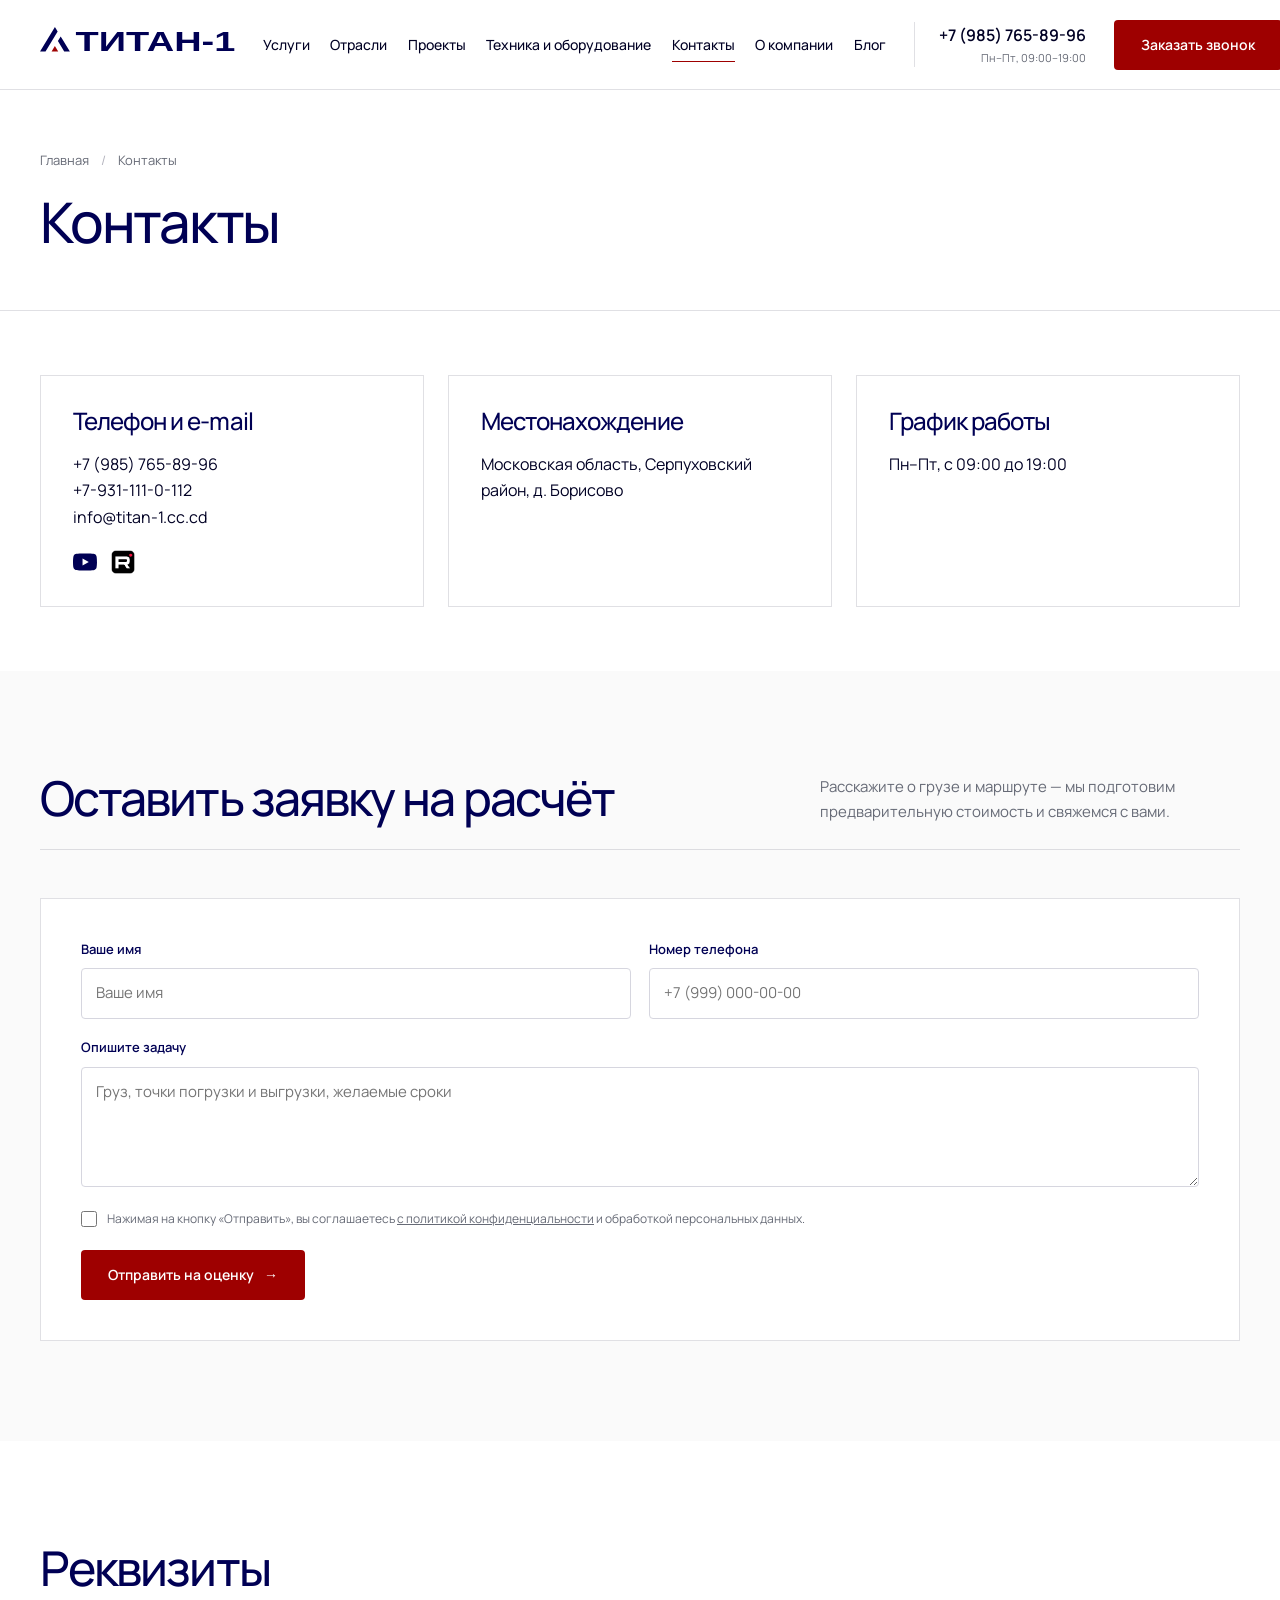
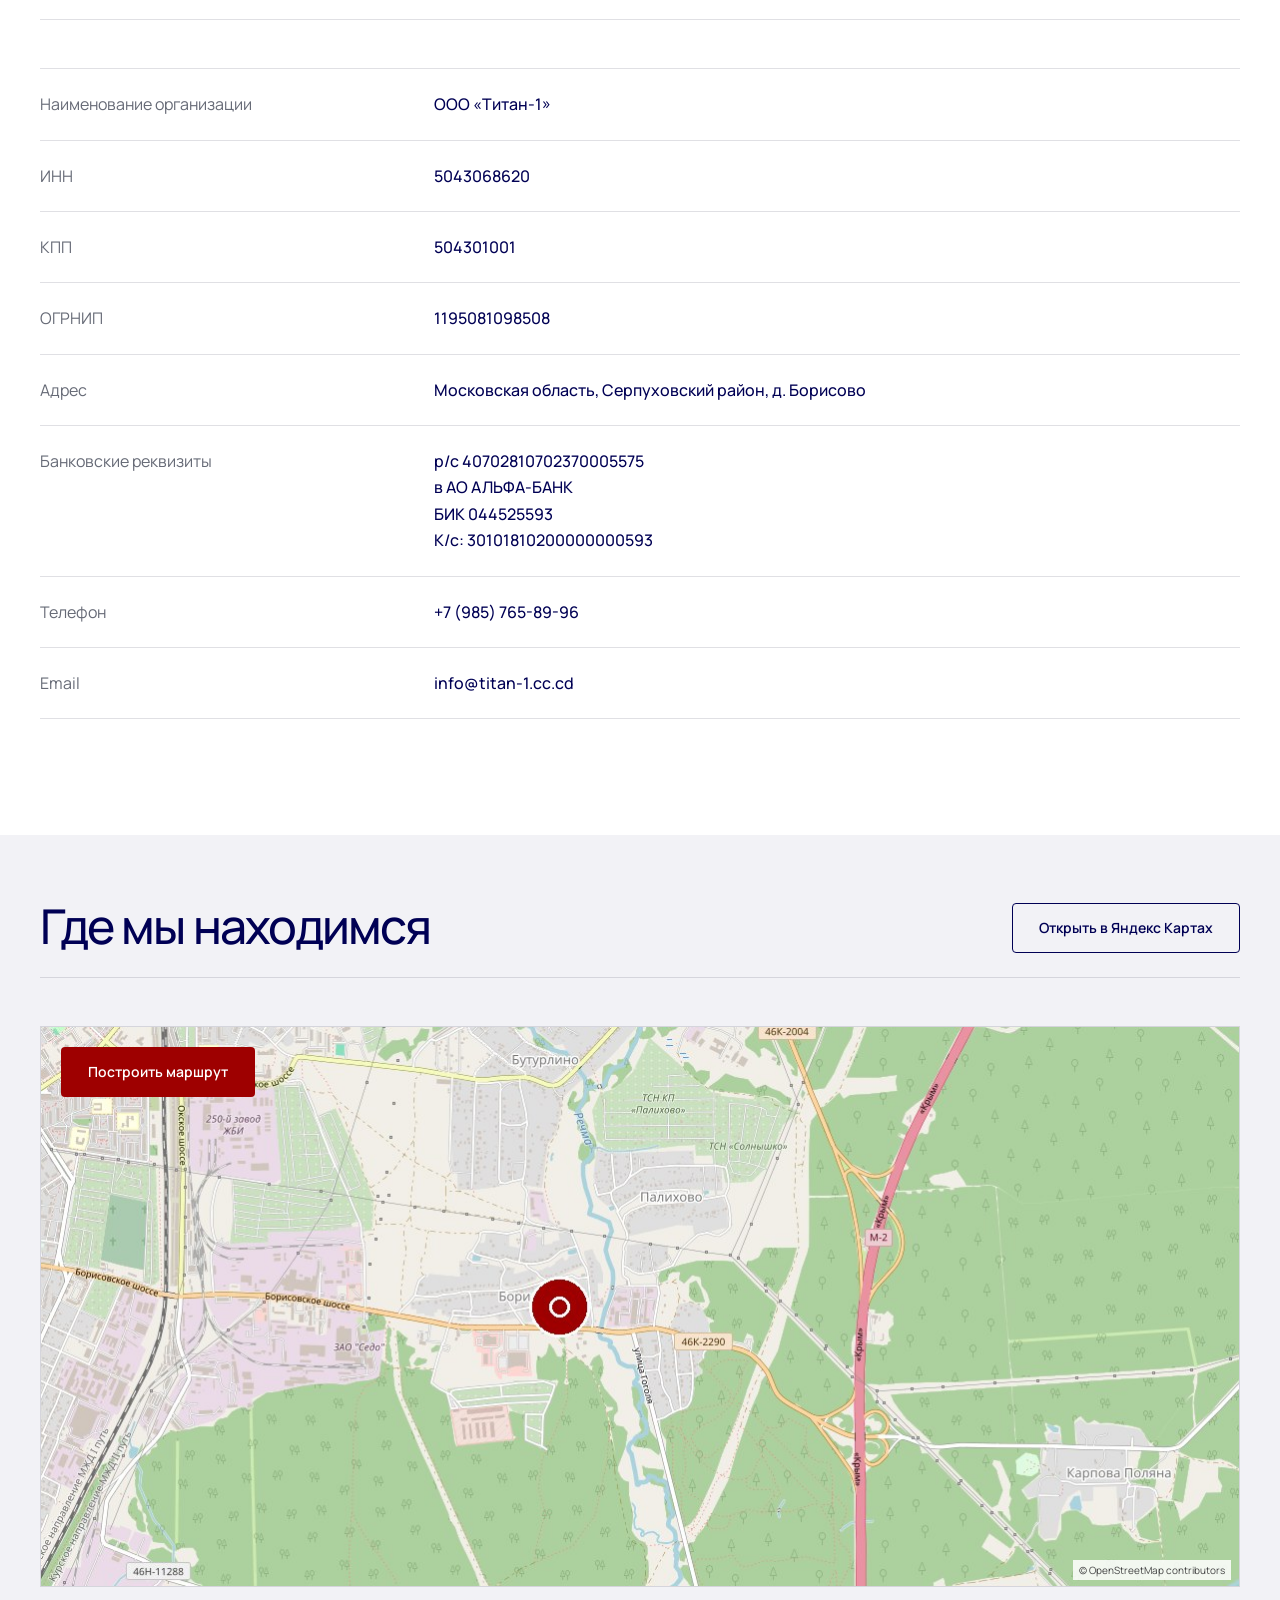
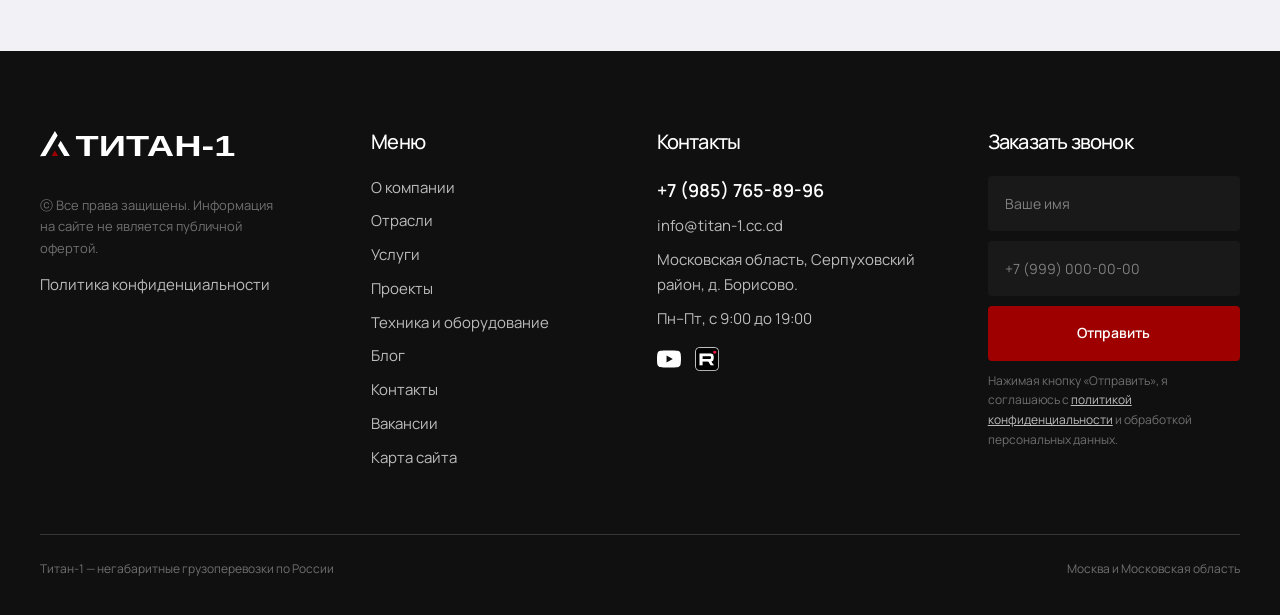
<file: contacts.html>
<!DOCTYPE html>
<html lang="ru">
<head>
  <meta charset="utf-8">
  <meta name="viewport" content="width=device-width, initial-scale=1">
  <title>Контакты компании Титан-1 в Москве и МО</title>
  <meta name="description" content="Контакты компании Титан-1: телефон +7 (985) 765-89-96, e-mail, адрес в Московской области, график работы и реквизиты.">
  <meta name="yandex-verification" content="7648b13431cf0b33">
  <meta name="google-site-verification" content="UZShu1niKLk84uFcO-FVJx3WVM7cpMxiiZ5kRpmUTmI">
  <meta property="og:type" content="website">
  <meta property="og:title" content="Контакты — Титан-1">
  <meta property="og:description" content="Телефон, адрес, реквизиты и график работы компании Титан-1.">
  <meta property="og:image" content="assets/img/og-badge.jpg">
  <link rel="canonical" href="contacts.html">
  <link rel="icon" href="assets/img/favicon.svg" type="image/svg+xml">
  <link rel="icon" href="assets/img/favicon-white.svg" type="image/svg+xml" media="(prefers-color-scheme: dark)">
  <link rel="apple-touch-icon" href="assets/img/favicon.png">
  <link rel="stylesheet" href="assets/css/style.css">
  <script src="assets/js/main.js" defer></script>
</head>
<body>

  <header class="site-header">
    <div class="container site-header__inner">
      <a class="site-header__logo" href="index.html" aria-label="Титан-1 — на главную">
        <img src="assets/img/logo-blue.svg" alt="Титан-1">
      </a>
      <nav class="site-header__nav" aria-label="Основное меню">
        <a href="index.html#services">Услуги</a>
        <a href="index.html#industries">Отрасли</a>
        <a href="projects.html">Проекты</a>
        <a href="index.html#equipment">Техника и оборудование</a>
        <a href="contacts.html" aria-current="page">Контакты</a>
        <a href="index.html#about">О компании</a>
        <a href="blog.html">Блог</a>
      </nav>
      <div class="site-header__contacts">
        <a class="site-header__phone" href="tel:+79857658996">+7 (985) 765-89-96</a>
        <span class="site-header__hours">Пн–Пт, 09:00–19:00</span>
      </div>
      <button class="button site-header__cta" type="button" data-modal-open>Заказать звонок</button>
      <button class="burger" type="button" data-menu-open aria-label="Открыть меню" aria-expanded="false">
        <span></span><span></span><span></span>
      </button>
    </div>
  </header>

  <div class="menu-overlay" data-menu-overlay></div>
  <aside class="menu" data-menu aria-label="Мобильное меню">
    <div class="menu__top">
      <img src="assets/img/logo-white.svg" alt="Титан-1" width="150">
      <button class="menu__close" type="button" data-menu-close aria-label="Закрыть меню">×</button>
    </div>
    <nav class="menu__list" aria-label="Разделы сайта">
      <a href="index.html#services">Услуги</a>
      <a href="index.html#about">О компании</a>
      <a href="index.html#industries">Отрасли</a>
      <a href="projects.html">Проекты</a>
      <a href="index.html#equipment">Техника и оборудование</a>
      <a href="blog.html">Блог</a>
      <a href="contacts.html">Контакты</a>
    </nav>
    <div class="menu__bottom">
      <a class="menu__phone" href="tel:+79857658996">+7 (985) 765-89-96</a>
      <div class="menu__socials">
        <a href="https://www.youtube.com/@titan-1ru" target="_blank" rel="noopener" aria-label="YouTube"><img src="assets/img/icon-youtube.svg" alt=""></a>
        <a href="https://rutube.ru/u/titan1/" target="_blank" rel="noopener" aria-label="RuTube"><img src="assets/img/icon-rutube.png" alt=""></a>
      </div>
    </div>
  </aside>

  <main>
    <section class="page-title">
      <div class="container">
        <nav class="breadcrumbs" aria-label="Навигационная цепочка">
          <a href="index.html">Главная</a>
          <span class="breadcrumbs__separator">/</span>
          <span aria-current="page">Контакты</span>
        </nav>
        <h1>Контакты</h1>
      </div>
    </section>

    <!-- Контактная информация -->
    <section class="section section--tight">
      <div class="container contact-cards">
        <div class="contact-card">
          <h2>Телефон и e-mail</h2>
          <a href="tel:+79857658996">+7 (985) 765-89-96</a>
          <a href="tel:+79311110112">+7-931-111-0-112</a>
          <a href="mailto:info@titan-1.cc.cd">info@titan-1.cc.cd</a>
          <div class="contact-card__socials">
            <a href="https://www.youtube.com/@titan-1ru" target="_blank" rel="noopener" aria-label="YouTube"><img src="assets/img/icon-youtube-blue.svg" alt=""></a>
            <a href="https://rutube.ru/u/titan1/" target="_blank" rel="noopener" aria-label="RuTube"><img src="assets/img/icon-rutube-blue.png" alt=""></a>
          </div>
        </div>
        <div class="contact-card">
          <h2>Местонахождение</h2>
          <p>Московская область, Серпуховский район, д. Борисово</p>
        </div>
        <div class="contact-card">
          <h2>График работы</h2>
          <p>Пн–Пт, с 09:00 до 19:00</p>
        </div>
      </div>
    </section>

    <!-- Форма заявки -->
    <section class="section section--muted">
      <div class="container">
        <div class="section-head">
          <h2>Оставить заявку на расчёт</h2>
          <span class="section-head__note">Расскажите о грузе и маршруте — мы подготовим предварительную стоимость и свяжемся с вами.</span>
        </div>
        <form class="form-card" data-mail-form>
          <input type="hidden" name="_subject" value="Заявка на расчёт перевозки — контакты">
          <div class="form-grid">
            <div class="form-field"><label for="request-name">Ваше имя</label><input id="request-name" name="Имя" data-label="Ваше имя" type="text" autocomplete="name" placeholder="Ваше имя" required></div>
            <div class="form-field"><label for="request-phone">Номер телефона</label><input id="request-phone" name="Телефон" data-label="Номер телефона" type="tel" data-phone autocomplete="tel" placeholder="+7 (999) 000-00-00" required></div>
            <div class="form-field form-field--wide"><label for="request-comment">Опишите задачу</label><textarea id="request-comment" name="Комментарий" data-label="Опишите задачу" placeholder="Груз, точки погрузки и выгрузки, желаемые сроки"></textarea></div>
          </div>
          <label class="form-consent">
            <input type="checkbox" required>
            <span>Нажимая на кнопку «Отправить», вы соглашаетесь <a href="https://titan-1.cc.cd/politics" target="_blank" rel="noopener">с политикой конфиденциальности</a> и обработкой персональных данных.</span>
          </label>
          <button class="button" type="submit">Отправить на оценку <span aria-hidden="true">→</span></button>
          <p class="form-message" data-form-message role="status" hidden></p>
        </form>
      </div>
    </section>

    <!-- Реквизиты -->
    <section class="section">
      <div class="container">
        <div class="section-head">
          <h2>Реквизиты</h2>
        </div>
        <dl class="requisites">
          <div class="requisite-row"><dt>Наименование организации</dt><dd>ООО «Титан-1»</dd></div>
          <div class="requisite-row"><dt>ИНН</dt><dd>5043068620</dd></div>
          <div class="requisite-row"><dt>КПП</dt><dd>504301001</dd></div>
          <div class="requisite-row"><dt>ОГРНИП</dt><dd>1195081098508</dd></div>
          <div class="requisite-row"><dt>Адрес</dt><dd>Московская область, Серпуховский район, д. Борисово</dd></div>
          <div class="requisite-row"><dt>Банковские реквизиты</dt><dd>р/с 40702810702370005575<br>в АО АЛЬФА-БАНК<br>БИК 044525593<br>К/с: 30101810200000000593</dd></div>
          <div class="requisite-row"><dt>Телефон</dt><dd><a href="tel:+79857658996">+7 (985) 765-89-96</a></dd></div>
          <div class="requisite-row"><dt>Email</dt><dd><a href="mailto:info@titan-1.cc.cd">info@titan-1.cc.cd</a></dd></div>
        </dl>
      </div>
    </section>

    <!-- Где мы находимся -->
    <section class="section section--tight section--light">
      <div class="container">
        <div class="section-head">
          <h2>Где мы находимся</h2>
          <a class="button button--outline" href="https://yandex.ru/maps/org/titan_1/212223982219/" target="_blank" rel="noopener">Открыть в Яндекс Картах</a>
        </div>
        <figure class="map">
          <img src="assets/img/map-borisovo.jpg" alt="Схема проезда к д. Борисово, Серпуховский район">
          <a class="button map__link" href="https://yandex.ru/maps/org/titan_1/212223982219/" target="_blank" rel="noopener">Построить маршрут</a>
          <figcaption class="map__credit">© OpenStreetMap contributors</figcaption>
        </figure>
      </div>
    </section>
  </main>

  <footer class="site-footer">
    <div class="container">
      <div class="site-footer__grid">
        <div>
          <img class="site-footer__logo" src="assets/img/logo-white.svg" alt="Титан-1" width="195">
          <p class="site-footer__legal">ⓒ Все права защищены. Информация на сайте не является публичной офертой.</p>
          <p style="margin-top: 14px;"><a href="https://titan-1.cc.cd/politics" target="_blank" rel="noopener">Политика конфиденциальности</a></p>
        </div>
        <div>
          <h2>Меню</h2>
          <nav class="site-footer__nav" aria-label="Меню в подвале">
            <a href="index.html#about">О компании</a>
            <a href="index.html#industries">Отрасли</a>
            <a href="index.html#services">Услуги</a>
            <a href="projects.html">Проекты</a>
            <a href="index.html#equipment">Техника и оборудование</a>
            <a href="blog.html">Блог</a>
            <a href="contacts.html">Контакты</a>
            <a href="https://titan-1.cc.cd/vakansii">Вакансии</a>
            <a href="https://titan-1.cc.cd/sitemap">Карта сайта</a>
          </nav>
        </div>
        <div>
          <h2>Контакты</h2>
          <div class="site-footer__contacts">
            <a class="site-footer__phone" href="tel:+79857658996">+7 (985) 765-89-96</a>
            <a href="mailto:info@titan-1.cc.cd">info@titan-1.cc.cd</a>
            <p>Московская область, Серпуховский район, д. Борисово.</p>
            <p>Пн–Пт, с 9:00 до 19:00</p>
          </div>
          <div class="site-footer__socials">
            <a href="https://www.youtube.com/@titan-1ru" target="_blank" rel="noopener" aria-label="YouTube"><img src="assets/img/icon-youtube.svg" alt=""></a>
            <a href="https://rutube.ru/u/titan1/" target="_blank" rel="noopener" aria-label="RuTube"><img src="assets/img/icon-rutube.png" alt=""></a>
          </div>
        </div>
        <div>
          <h2>Заказать звонок</h2>
          <form class="footer-form" data-mail-form>
            <input type="hidden" name="_subject" value="Заявка на обратный звонок — контакты">
            <label><span class="visually-hidden">Ваше имя</span><input name="Имя" data-label="Ваше имя" type="text" placeholder="Ваше имя" autocomplete="name" required></label>
            <label><span class="visually-hidden">Номер телефона</span><input name="Телефон" data-label="Номер телефона" type="tel" data-phone placeholder="+7 (999) 000-00-00" autocomplete="tel" required></label>
            <button class="button" type="submit">Отправить</button>
            <p class="form-message" data-form-message role="status" hidden></p>
            <p class="footer-form__note">Нажимая кнопку «Отправить», я соглашаюсь с <a href="https://titan-1.cc.cd/politics" target="_blank" rel="noopener">политикой конфиденциальности</a> и обработкой персональных данных.</p>
          </form>
        </div>
      </div>
      <div class="site-footer__bottom">
        <span>Титан-1 — негабаритные грузоперевозки по России</span>
        <span>Москва и Московская область</span>
      </div>
    </div>
  </footer>

  <dialog class="modal" data-modal aria-labelledby="modal-title">
    <div class="modal__inner">
      <button class="modal__close" type="button" data-modal-close aria-label="Закрыть окно">×</button>
      <h2 id="modal-title">Оставьте заявку</h2>
      <p class="modal__descr">Специалист свяжется с вами в течение 5 минут.</p>
      <form class="form-grid" data-mail-form>
        <input type="hidden" name="_subject" value="Заявка с сайта Титан-1">
        <div class="form-field form-field--wide"><label for="modal-name">Ваше имя</label><input id="modal-name" name="Имя" data-label="Ваше имя" type="text" autocomplete="name" required></div>
        <div class="form-field form-field--wide"><label for="modal-phone">Номер телефона</label><input id="modal-phone" name="Телефон" data-label="Номер телефона" type="tel" data-phone autocomplete="tel" placeholder="+7 (999) 000-00-00" required></div>
        <div class="form-field form-field--wide"><button class="button button--block" type="submit">Отправить</button><p class="form-message" data-form-message role="status" hidden></p></div>
      </form>
      <p class="modal__note">Нажимая кнопку «Отправить», вы соглашаетесь <a href="https://titan-1.cc.cd/politics" target="_blank" rel="noopener">с политикой конфиденциальности и обработкой персональных данных</a>.</p>
    </div>
  </dialog>

  <button class="to-top" type="button" data-to-top aria-label="Вернуться к началу страницы">↑</button>
</body>
</html>
</file>
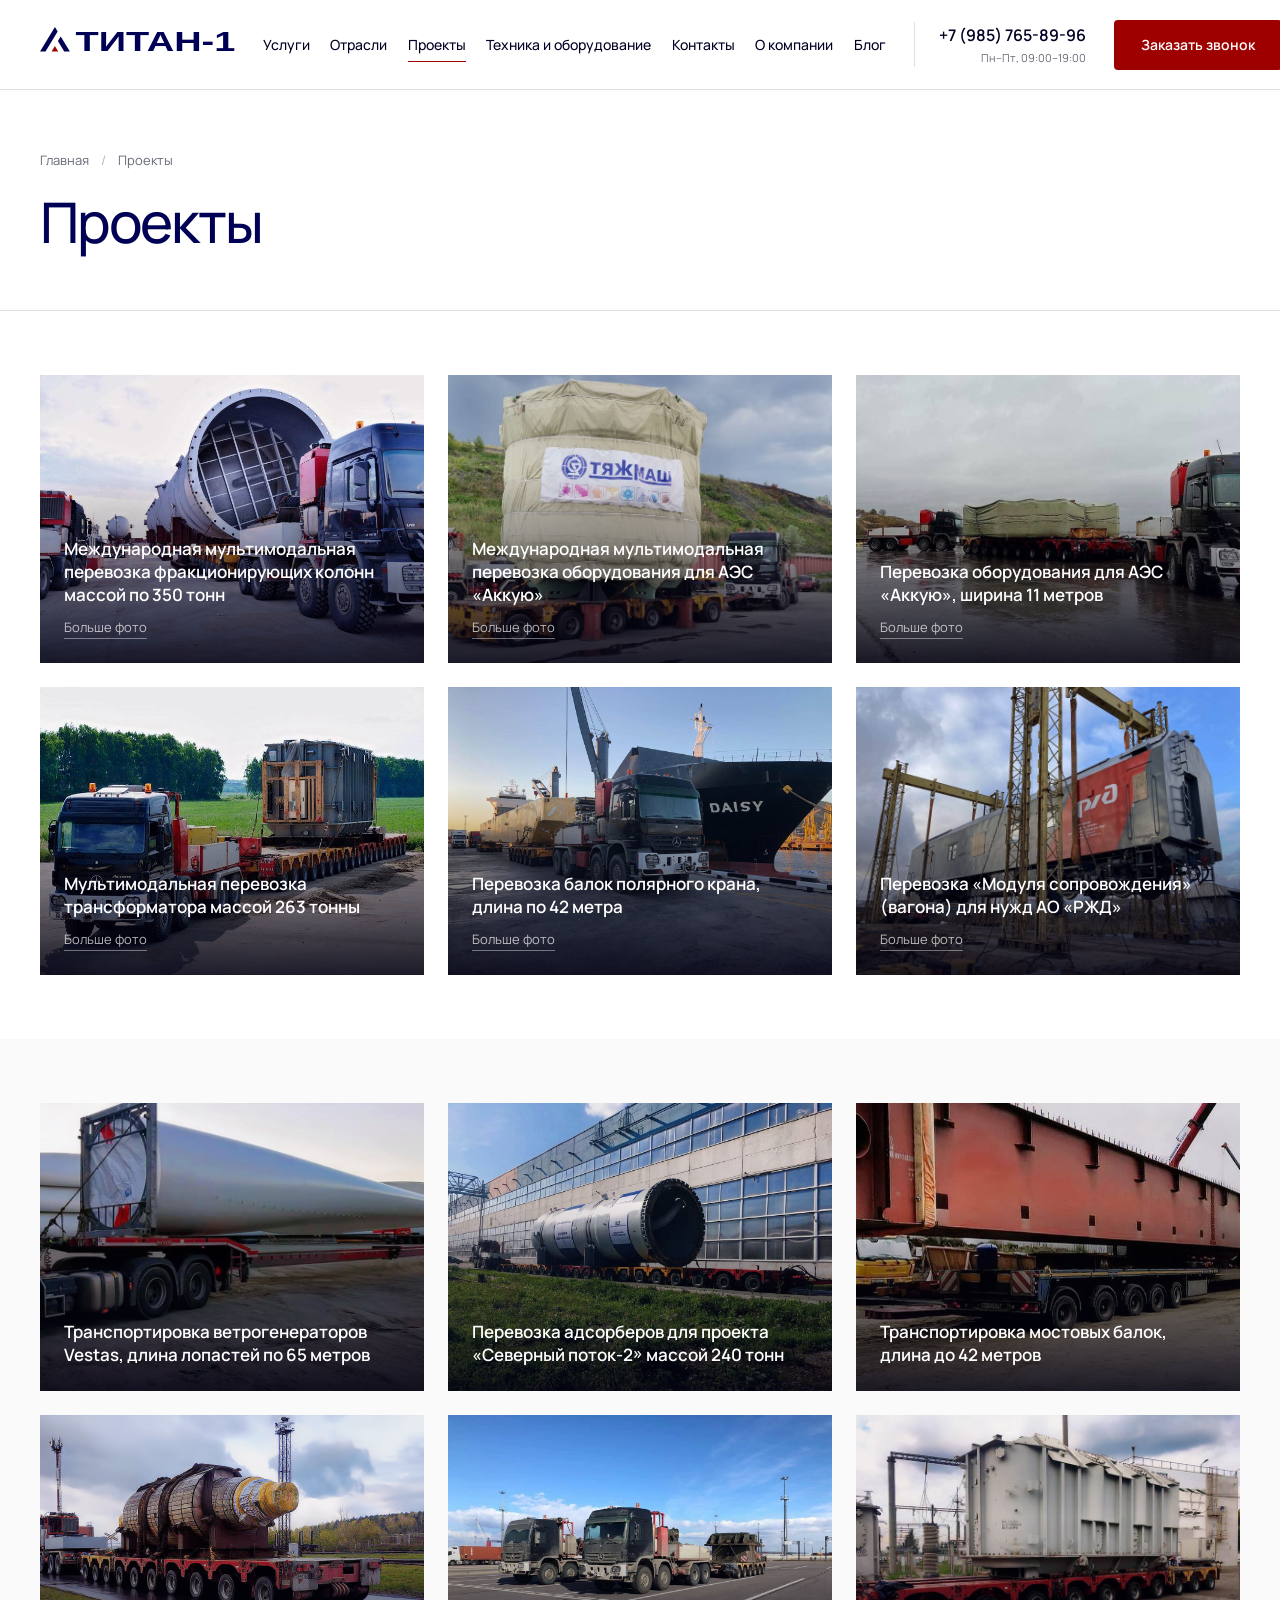
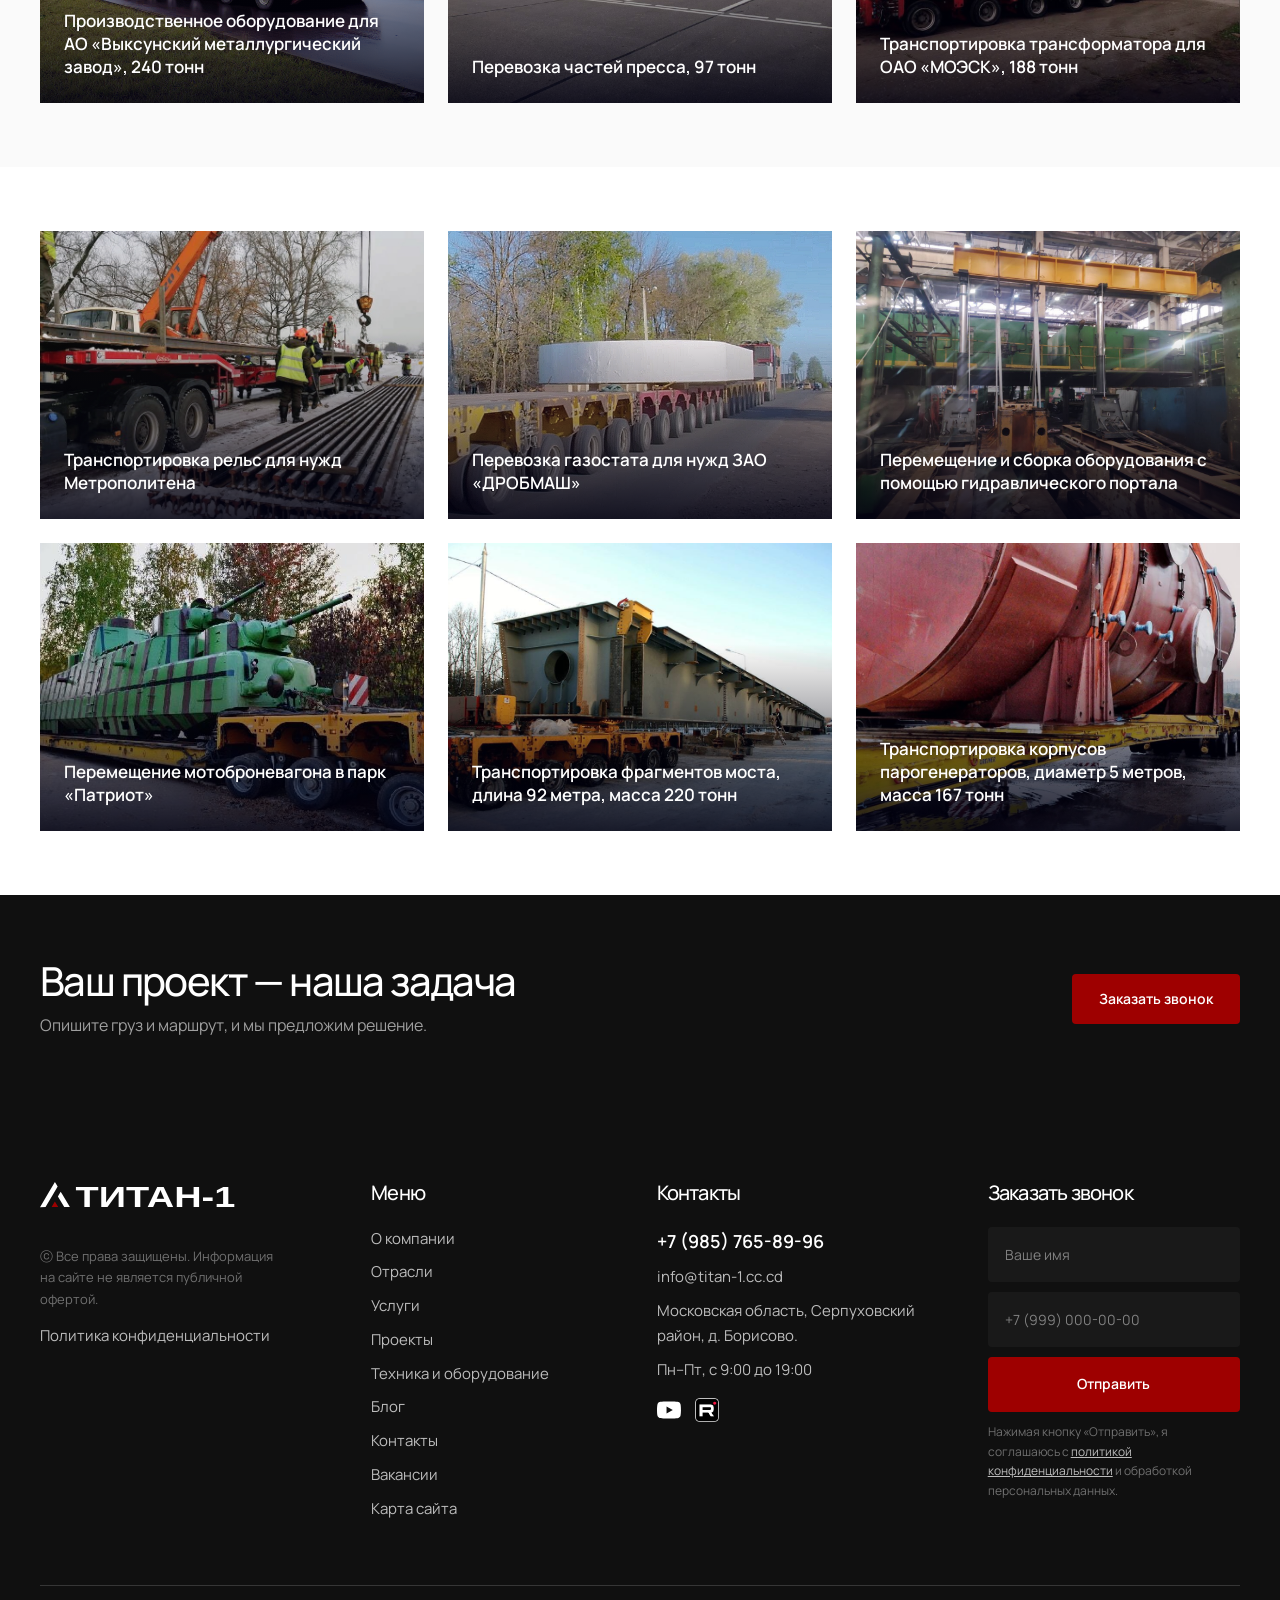
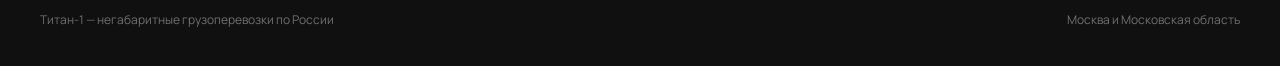
<file: projects.html>
<!DOCTYPE html>
<html lang="ru">
<head>
  <meta charset="utf-8">
  <meta name="viewport" content="width=device-width, initial-scale=1">
  <title>Проекты в Москве и МО компании Титан-1</title>
  <meta name="description" content="Проекты компании Титан-1: перевозка негабаритных и тяжеловесных грузов, сложные логистические задачи, индивидуальные инженерные решения.">
  <meta name="yandex-verification" content="7648b13431cf0b33">
  <meta name="google-site-verification" content="UZShu1niKLk84uFcO-FVJx3WVM7cpMxiiZ5kRpmUTmI">
  <meta property="og:type" content="website">
  <meta property="og:title" content="Проекты — Титан-1">
  <meta property="og:description" content="Реализованные проекты перевозки негабаритных грузов компании Титан-1.">
  <meta property="og:image" content="assets/img/og-badge.jpg">
  <link rel="canonical" href="projects.html">
  <link rel="icon" href="assets/img/favicon.svg" type="image/svg+xml">
  <link rel="icon" href="assets/img/favicon-white.svg" type="image/svg+xml" media="(prefers-color-scheme: dark)">
  <link rel="apple-touch-icon" href="assets/img/favicon.png">
  <link rel="stylesheet" href="assets/css/style.css">
  <script src="assets/js/main.js" defer></script>
</head>
<body>

  <header class="site-header">
    <div class="container site-header__inner">
      <a class="site-header__logo" href="index.html" aria-label="Титан-1 — на главную">
        <img src="assets/img/logo-blue.svg" alt="Титан-1">
      </a>
      <nav class="site-header__nav" aria-label="Основное меню">
        <a href="index.html#services">Услуги</a>
        <a href="index.html#industries">Отрасли</a>
        <a href="projects.html" aria-current="page">Проекты</a>
        <a href="index.html#equipment">Техника и оборудование</a>
        <a href="contacts.html">Контакты</a>
        <a href="index.html#about">О компании</a>
        <a href="blog.html">Блог</a>
      </nav>
      <div class="site-header__contacts">
        <a class="site-header__phone" href="tel:+79857658996">+7 (985) 765-89-96</a>
        <span class="site-header__hours">Пн–Пт, 09:00–19:00</span>
      </div>
      <button class="button site-header__cta" type="button" data-modal-open>Заказать звонок</button>
      <button class="burger" type="button" data-menu-open aria-label="Открыть меню" aria-expanded="false">
        <span></span><span></span><span></span>
      </button>
    </div>
  </header>

  <div class="menu-overlay" data-menu-overlay></div>
  <aside class="menu" data-menu aria-label="Мобильное меню">
    <div class="menu__top">
      <img src="assets/img/logo-white.svg" alt="Титан-1" width="150">
      <button class="menu__close" type="button" data-menu-close aria-label="Закрыть меню">×</button>
    </div>
    <nav class="menu__list" aria-label="Разделы сайта">
      <a href="index.html#services">Услуги</a>
      <a href="index.html#about">О компании</a>
      <a href="index.html#industries">Отрасли</a>
      <a href="projects.html">Проекты</a>
      <a href="index.html#equipment">Техника и оборудование</a>
      <a href="blog.html">Блог</a>
      <a href="contacts.html">Контакты</a>
    </nav>
    <div class="menu__bottom">
      <a class="menu__phone" href="tel:+79857658996">+7 (985) 765-89-96</a>
      <div class="menu__socials">
        <a href="https://www.youtube.com/@titan-1ru" target="_blank" rel="noopener" aria-label="YouTube"><img src="assets/img/icon-youtube.svg" alt=""></a>
        <a href="https://rutube.ru/u/titan1/" target="_blank" rel="noopener" aria-label="RuTube"><img src="assets/img/icon-rutube.png" alt=""></a>
      </div>
    </div>
  </aside>

  <main>
    <section class="page-title">
      <div class="container">
        <nav class="breadcrumbs" aria-label="Навигационная цепочка">
          <a href="index.html">Главная</a>
          <span class="breadcrumbs__separator">/</span>
          <span aria-current="page">Проекты</span>
        </nav>
        <h1>Проекты</h1>
      </div>
    </section>

    <!-- 1–6 -->
    <section class="section section--tight">
      <div class="container projects-grid">
        <a class="tile" href="https://titan-1.cc.cd/multimodalnaya-transportirovka-frakcioniruyushih-kolonn">
          <img src="assets/img/project-columns-350t.jpg" alt="Фракционирующие колонны массой по 350 тонн">
          <div class="tile__body"><p class="tile__title">Международная мультимодальная перевозка фракционирующих колонн массой по 350 тонн</p><span class="tile__more">Больше фото</span></div>
        </a>
        <a class="tile" href="https://titan-1.cc.cd/mezhdunarodnaya-multimodalnaya-transportirovka-oborudovaniya">
          <img src="assets/img/project-aeskuyu-international.jpg" alt="Перевозка оборудования для АЭС Аккую">
          <div class="tile__body"><p class="tile__title">Международная мультимодальная перевозка оборудования для АЭС «Аккую»</p><span class="tile__more">Больше фото</span></div>
        </a>
        <a class="tile" href="https://titan-1.cc.cd/perevozka-oborudovaniya-dlya-aes-akkuyu">
          <img src="assets/img/project-aeskuyu-11m.jpg" alt="Оборудование шириной 11 метров">
          <div class="tile__body"><p class="tile__title">Перевозка оборудования для АЭС «Аккую», ширина 11 метров</p><span class="tile__more">Больше фото</span></div>
        </a>
        <a class="tile" href="https://titan-1.cc.cd/multimodalnaya-transportirovka-transformatora">
          <img src="assets/img/project-transformer-263t.jpg" alt="Трансформатор массой 263 тонны">
          <div class="tile__body"><p class="tile__title">Мультимодальная перевозка трансформатора массой 263 тонны</p><span class="tile__more">Больше фото</span></div>
        </a>
        <a class="tile" href="https://titan-1.cc.cd/perevozka-kranovyh-balok">
          <img src="assets/img/project-crane-beams.jpg" alt="Балки полярного крана длиной 42 метра">
          <div class="tile__body"><p class="tile__title">Перевозка балок полярного крана, длина по 42 метра</p><span class="tile__more">Больше фото</span></div>
        </a>
        <a class="tile" href="transportirovka-modulya-soprovozhdeniya.html">
          <img src="assets/img/project-escort-module.jpg" alt="Модуль сопровождения для РЖД">
          <div class="tile__body"><p class="tile__title">Перевозка «Модуля сопровождения» (вагона) для нужд АО «РЖД»</p><span class="tile__more">Больше фото</span></div>
        </a>
      </div>
    </section>

    <!-- 7–12 -->
    <section class="section section--tight section--muted">
      <div class="container projects-grid">
        <a class="tile" href="https://titan-1.cc.cd/perevozka-vetrogeneratorov">
          <img src="assets/img/project-vestas.jpg" alt="Ветрогенераторы Vestas">
          <div class="tile__body"><p class="tile__title">Транспортировка ветрогенераторов Vestas, длина лопастей по 65 метров</p></div>
        </a>
        <a class="tile" href="https://titan-1.cc.cd/perevozka-adsorberov">
          <img src="assets/img/project-adsorbers.jpg" alt="Адсорберы для проекта Северный поток-2">
          <div class="tile__body"><p class="tile__title">Перевозка адсорберов для проекта «Северный поток-2» массой 240 тонн</p></div>
        </a>
        <a class="tile" href="https://titan-1.cc.cd/transportirovka-mostovyh-balok">
          <img src="assets/img/project-bridge-beams.jpg" alt="Мостовые балки длиной до 42 метров">
          <div class="tile__body"><p class="tile__title">Транспортировка мостовых балок, длина до 42 метров</p></div>
        </a>
        <a class="tile" href="https://titan-1.cc.cd/perevozka-opornogo-valka-prokatnogo-stana">
          <img src="assets/img/project-vyksa-240t.png" alt="Оборудование для Выксунского металлургического завода">
          <div class="tile__body"><p class="tile__title">Производственное оборудование для АО «Выксунский металлургический завод», 240 тонн</p></div>
        </a>
        <a class="tile" href="https://titan-1.cc.cd/perevozka-chastej-pressa">
          <img src="assets/img/project-press-parts.jpg" alt="Части пресса массой 97 тонн">
          <div class="tile__body"><p class="tile__title">Перевозка частей пресса, 97 тонн</p></div>
        </a>
        <a class="tile" href="https://titan-1.cc.cd/transportirovka-transformatora">
          <img src="assets/img/project-moesk-188t.jpg" alt="Трансформатор для МОЭСК массой 188 тонн">
          <div class="tile__body"><p class="tile__title">Транспортировка трансформатора для ОАО «МОЭСК», 188 тонн</p></div>
        </a>
      </div>
    </section>

    <!-- 13–18 -->
    <section class="section section--tight">
      <div class="container projects-grid">
        <a class="tile" href="https://titan-1.cc.cd/transprtirovka-rels-dlya-nuzhd-metropolitena">
          <img src="assets/img/project-metro-rails.jpg" alt="Рельсы для нужд Метрополитена">
          <div class="tile__body"><p class="tile__title">Транспортировка рельс для нужд Метрополитена</p></div>
        </a>
        <a class="tile" href="https://titan-1.cc.cd/perevozka-gazostata-dlya-nuzhd-zao-drobmash">
          <img src="assets/img/project-gasostat.jpg" alt="Газостат для ЗАО ДРОБМАШ">
          <div class="tile__body"><p class="tile__title">Перевозка газостата для нужд ЗАО «ДРОБМАШ»</p></div>
        </a>
        <a class="tile" href="https://titan-1.cc.cd/peremeshenie-i-sborka-oborudovaniya-s-pomoshyu-gidravlicheskogo-portala">
          <img src="assets/img/project-hydraulic-portal.jpg" alt="Перемещение оборудования гидравлическим порталом">
          <div class="tile__body"><p class="tile__title">Перемещение и сборка оборудования с помощью гидравлического портала</p></div>
        </a>
        <a class="tile" href="https://titan-1.cc.cd/peremeshenie-motobronevagona-v-park-patriot">
          <img src="assets/img/project-patriot.jpg" alt="Мотоброневагон в парке Патриот">
          <div class="tile__body"><p class="tile__title">Перемещение мотоброневагона в парк «Патриот»</p></div>
        </a>
        <a class="tile" href="https://titan-1.cc.cd/transportirovka-fragmentov-mosta-dlina-92-metra-massa-220-tonn">
          <img src="assets/img/project-bridge-fragments.jpg" alt="Фрагменты моста длиной 92 метра">
          <div class="tile__body"><p class="tile__title">Транспортировка фрагментов моста, длина 92 метра, масса 220 тонн</p></div>
        </a>
        <a class="tile" href="https://titan-1.cc.cd/transportirovka-korpusov-parogeneratorov-diametr-5-metrov-massa-167-tonn">
          <img src="assets/img/project-steam-generators.jpg" alt="Корпуса парогенераторов диаметром 5 метров">
          <div class="tile__body"><p class="tile__title">Транспортировка корпусов парогенераторов, диаметр 5 метров, масса 167 тонн</p></div>
        </a>
      </div>
    </section>

    <section class="cta-band">
      <div class="container cta-band__inner">
        <div>
          <h2>Ваш проект — наша задача</h2>
          <p>Опишите груз и маршрут, и мы предложим решение.</p>
        </div>
        <button class="button" type="button" data-modal-open>Заказать звонок</button>
      </div>
    </section>
  </main>

  <footer class="site-footer">
    <div class="container">
      <div class="site-footer__grid">
        <div>
          <img class="site-footer__logo" src="assets/img/logo-white.svg" alt="Титан-1" width="195">
          <p class="site-footer__legal">ⓒ Все права защищены. Информация на сайте не является публичной офертой.</p>
          <p style="margin-top: 14px;"><a href="https://titan-1.cc.cd/politics" target="_blank" rel="noopener">Политика конфиденциальности</a></p>
        </div>
        <div>
          <h2>Меню</h2>
          <nav class="site-footer__nav" aria-label="Меню в подвале">
            <a href="index.html#about">О компании</a>
            <a href="index.html#industries">Отрасли</a>
            <a href="index.html#services">Услуги</a>
            <a href="projects.html">Проекты</a>
            <a href="index.html#equipment">Техника и оборудование</a>
            <a href="blog.html">Блог</a>
            <a href="contacts.html">Контакты</a>
            <a href="https://titan-1.cc.cd/vakansii">Вакансии</a>
            <a href="https://titan-1.cc.cd/sitemap">Карта сайта</a>
          </nav>
        </div>
        <div>
          <h2>Контакты</h2>
          <div class="site-footer__contacts">
            <a class="site-footer__phone" href="tel:+79857658996">+7 (985) 765-89-96</a>
            <a href="mailto:info@titan-1.cc.cd">info@titan-1.cc.cd</a>
            <p>Московская область, Серпуховский район, д. Борисово.</p>
            <p>Пн–Пт, с 9:00 до 19:00</p>
          </div>
          <div class="site-footer__socials">
            <a href="https://www.youtube.com/@titan-1ru" target="_blank" rel="noopener" aria-label="YouTube"><img src="assets/img/icon-youtube.svg" alt=""></a>
            <a href="https://rutube.ru/u/titan1/" target="_blank" rel="noopener" aria-label="RuTube"><img src="assets/img/icon-rutube.png" alt=""></a>
          </div>
        </div>
        <div>
          <h2>Заказать звонок</h2>
          <form class="footer-form" data-mail-form>
            <input type="hidden" name="_subject" value="Заявка на обратный звонок — проекты">
            <label><span class="visually-hidden">Ваше имя</span><input name="Имя" data-label="Ваше имя" type="text" placeholder="Ваше имя" autocomplete="name" required></label>
            <label><span class="visually-hidden">Номер телефона</span><input name="Телефон" data-label="Номер телефона" type="tel" data-phone placeholder="+7 (999) 000-00-00" autocomplete="tel" required></label>
            <button class="button" type="submit">Отправить</button>
            <p class="form-message" data-form-message role="status" hidden></p>
            <p class="footer-form__note">Нажимая кнопку «Отправить», я соглашаюсь с <a href="https://titan-1.cc.cd/politics" target="_blank" rel="noopener">политикой конфиденциальности</a> и обработкой персональных данных.</p>
          </form>
        </div>
      </div>
      <div class="site-footer__bottom">
        <span>Титан-1 — негабаритные грузоперевозки по России</span>
        <span>Москва и Московская область</span>
      </div>
    </div>
  </footer>

  <dialog class="modal" data-modal aria-labelledby="modal-title">
    <div class="modal__inner">
      <button class="modal__close" type="button" data-modal-close aria-label="Закрыть окно">×</button>
      <h2 id="modal-title">Оставьте заявку</h2>
      <p class="modal__descr">Специалист свяжется с вами в течение 5 минут.</p>
      <form class="form-grid" data-mail-form>
        <input type="hidden" name="_subject" value="Заявка с сайта Титан-1">
        <div class="form-field form-field--wide"><label for="modal-name">Ваше имя</label><input id="modal-name" name="Имя" data-label="Ваше имя" type="text" autocomplete="name" required></div>
        <div class="form-field form-field--wide"><label for="modal-phone">Номер телефона</label><input id="modal-phone" name="Телефон" data-label="Номер телефона" type="tel" data-phone autocomplete="tel" placeholder="+7 (999) 000-00-00" required></div>
        <div class="form-field form-field--wide"><button class="button button--block" type="submit">Отправить</button><p class="form-message" data-form-message role="status" hidden></p></div>
      </form>
      <p class="modal__note">Нажимая кнопку «Отправить», вы соглашаетесь <a href="https://titan-1.cc.cd/politics" target="_blank" rel="noopener">с политикой конфиденциальности и обработкой персональных данных</a>.</p>
    </div>
  </dialog>

  <button class="to-top" type="button" data-to-top aria-label="Вернуться к началу страницы">↑</button>
</body>
</html>
</file>
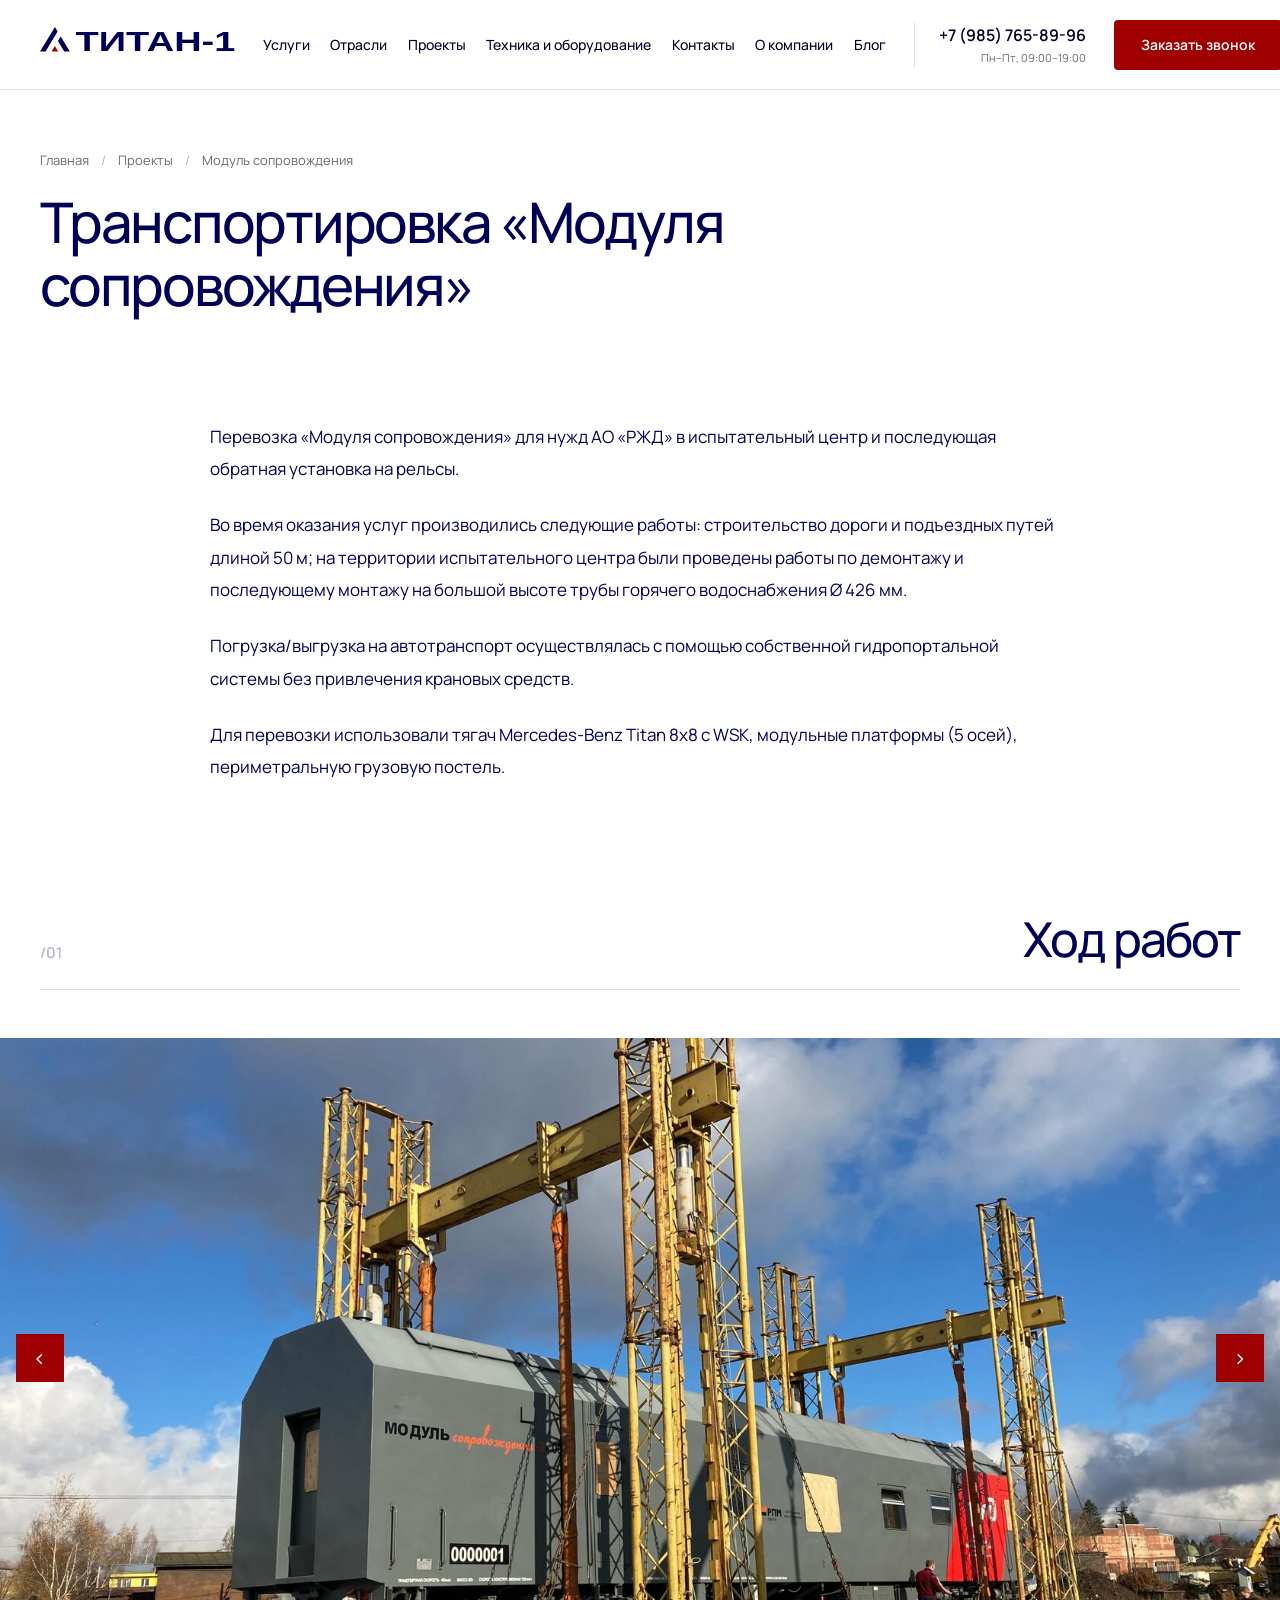
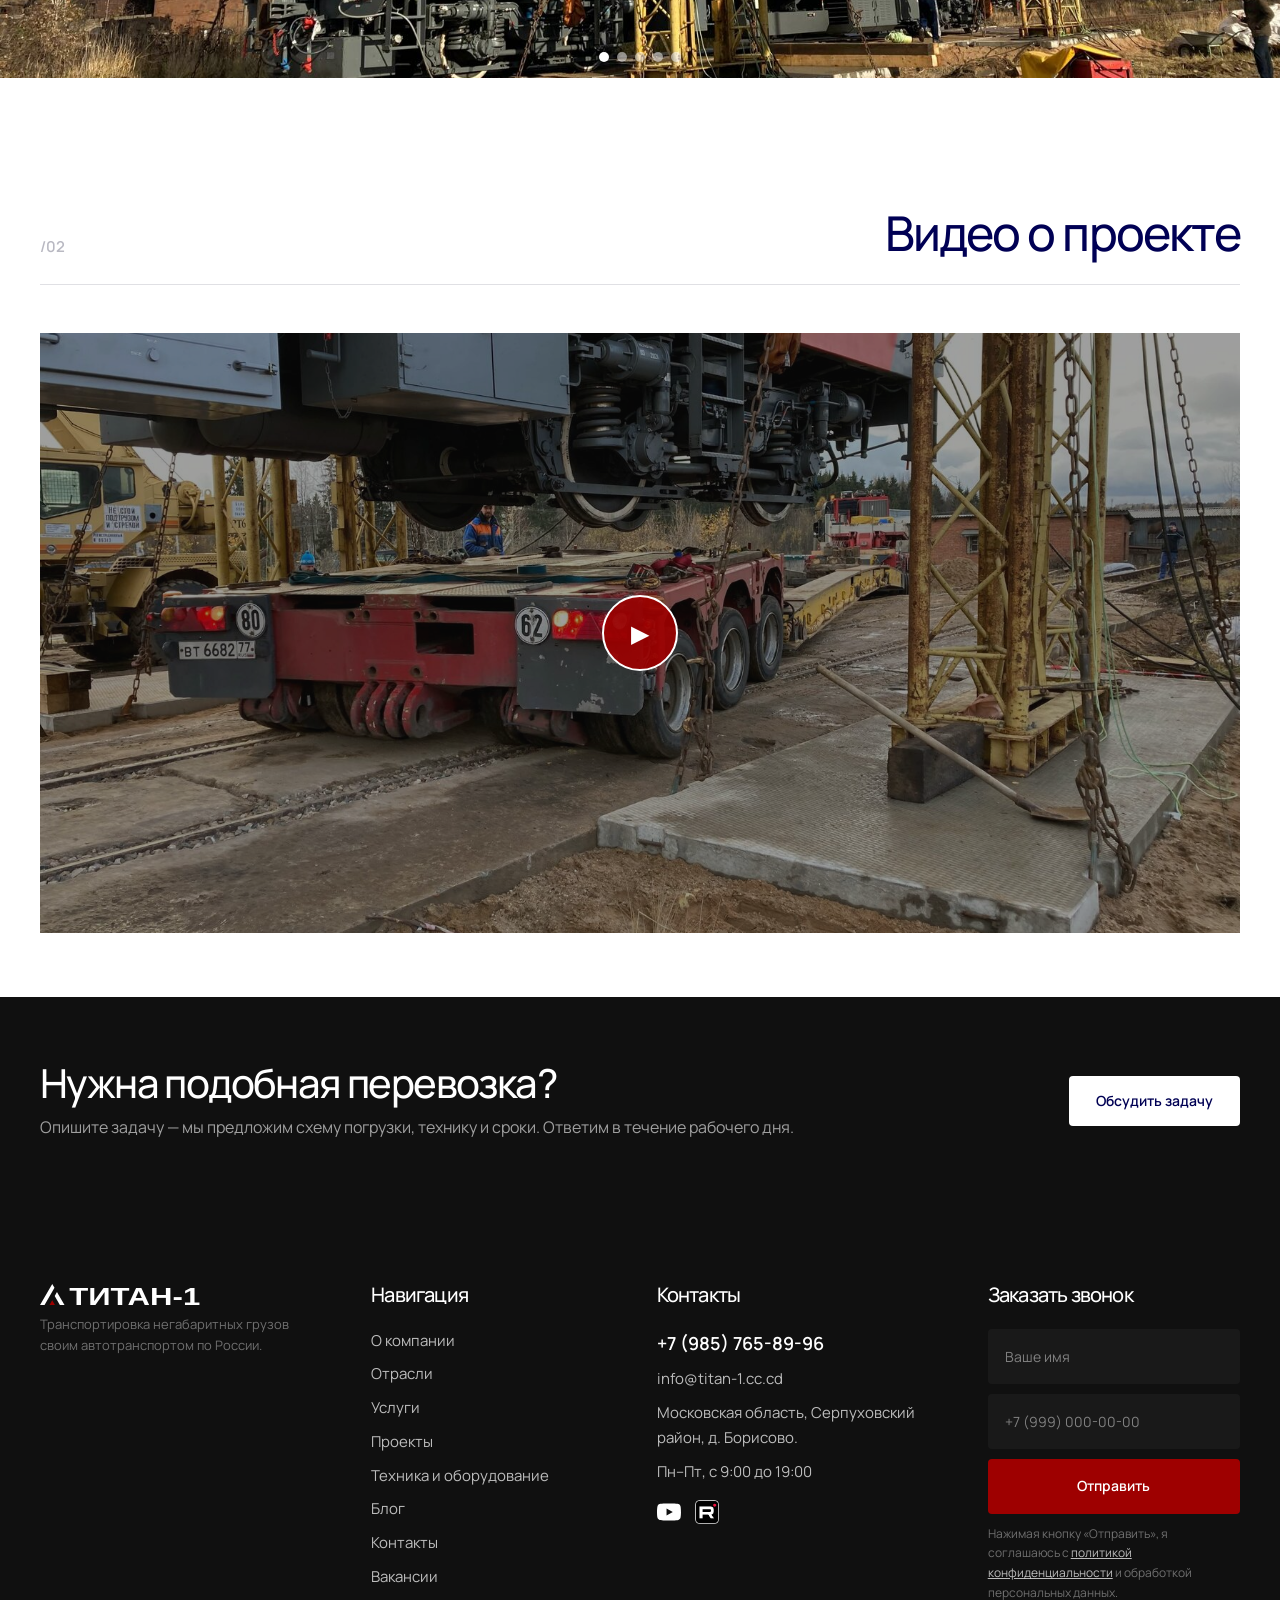
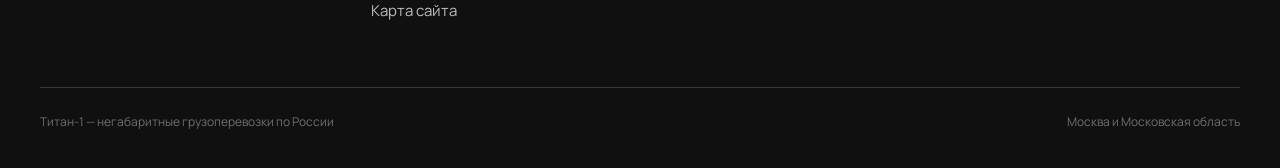
<file: transportirovka-modulya-soprovozhdeniya.html>
<!doctype html>
<html lang="ru">
<head>
  <meta charset="utf-8">
  <meta name="viewport" content="width=device-width, initial-scale=1">
  <title>Транспортировка «Модуля сопровождения» — Титан-1</title>
  <meta name="description" content="Перевозка «Модуля сопровождения» для нужд АО «РЖД» в испытательный центр и обратная установка на рельсы.">
  <link rel="canonical" href="transportirovka-modulya-soprovozhdeniya.html">
  <link rel="icon" href="assets/img/favicon.svg" type="image/svg+xml">
  <link rel="stylesheet" href="assets/css/style.css">
  <script src="assets/js/main.js" defer></script>
</head>
<body>
  <header class="site-header">
    <div class="container site-header__inner">
      <a class="site-header__logo" href="index.html" aria-label="Титан-1 — на главную">
        <img src="assets/img/logo-blue.svg" alt="Титан-1">
      </a>
      <nav class="site-header__nav" aria-label="Основное меню">
        <a href="index.html#services">Услуги</a>
        <a href="index.html#industries">Отрасли</a>
        <a href="projects.html">Проекты</a>
        <a href="index.html#equipment">Техника и оборудование</a>
        <a href="contacts.html">Контакты</a>
        <a href="index.html#about">О компании</a>
        <a href="blog.html">Блог</a>
      </nav>
      <div class="site-header__contacts">
        <a class="site-header__phone" href="tel:+79857658996">+7 (985) 765-89-96</a>
        <span class="site-header__hours">Пн–Пт, 09:00–19:00</span>
      </div>
      <button class="button site-header__cta" type="button" data-modal-open>Заказать звонок</button>
      <button class="burger" type="button" data-menu-open aria-label="Открыть меню" aria-expanded="false">
        <span></span><span></span><span></span>
      </button>
    </div>
  </header>

  <div class="menu-overlay" data-menu-overlay></div>
  <aside class="menu" data-menu aria-label="Мобильное меню">
    <div class="menu__top">
      <img src="assets/img/logo-white.svg" alt="Титан-1" width="150">
      <button class="menu__close" type="button" data-menu-close aria-label="Закрыть меню">×</button>
    </div>
    <nav class="menu__list" aria-label="Разделы сайта">
      <a href="index.html#services">Услуги</a>
      <a href="index.html#about">О компании</a>
      <a href="index.html#industries">Отрасли</a>
      <a href="projects.html">Проекты</a>
      <a href="index.html#equipment">Техника и оборудование</a>
      <a href="blog.html">Блог</a>
      <a href="contacts.html">Контакты</a>
    </nav>
    <div class="menu__bottom">
      <a class="menu__phone" href="tel:+79857658996">+7 (985) 765-89-96</a>
      <div class="menu__socials">
        <a href="https://www.youtube.com/@titan-1ru" target="_blank" rel="noopener" aria-label="YouTube"><img src="assets/img/icon-youtube.svg" alt=""></a>
        <a href="https://rutube.ru/u/titan1/" target="_blank" rel="noopener" aria-label="RuTube"><img src="assets/img/icon-rutube.png" alt=""></a>
      </div>
    </div>
  </aside>

  <main>
    <section class="article-header">
      <div class="container">
        <nav class="breadcrumbs" aria-label="Навигационная цепочка">
          <a href="index.html">Главная</a>
          <span class="breadcrumbs__separator">/</span>
          <a href="projects.html">Проекты</a>
          <span class="breadcrumbs__separator">/</span>
          <span aria-current="page">Модуль сопровождения</span>
        </nav>
        <h1>Транспортировка «Модуля сопровождения»</h1>
      </div>
    </section>

    <section class="section section--tight">
      <div class="container article-prose">
        <p>Перевозка «Модуля сопровождения» для нужд АО «РЖД» в испытательный центр и последующая обратная установка на рельсы.</p>
        <p>Во время оказания услуг производились следующие работы: строительство дороги и подъездных путей длиной 50 м; на территории испытательного центра были проведены работы по демонтажу и последующему монтажу на большой высоте трубы горячего водоснабжения Ø 426 мм.</p>
        <p>Погрузка/выгрузка на автотранспорт осуществлялась с помощью собственной гидропортальной системы без привлечения крановых средств.</p>
        <p>Для перевозки использовали тягач Mercedes-Benz Titan 8x8 с WSK, модульные платформы (5 осей), периметральную грузовую постель.</p>
      </div>
    </section>

    <section class="section section--tight">
      <div class="container">
        <div class="section-head">
          <span class="section-head__index">/01</span>
          <h2>Ход работ</h2>
        </div>
      </div>
      <div class="gallery" data-gallery>
        <div class="gallery__track" data-gallery-track>
          <figure class="gallery__slide"><img src="assets/img/module-1.jpg" alt="Модуль сопровождения на рельсах"></figure>
          <figure class="gallery__slide"><img src="assets/img/module-2.jpg" alt="Погрузка модуля гидропортальной системой"></figure>
          <figure class="gallery__slide"><img src="assets/img/module-4.jpg" alt="Перевозка модуля на модульных платформах"></figure>
          <figure class="gallery__slide"><img src="assets/img/module-5.jpg" alt="Монтаж трубы горячего водоснабжения"></figure>
          <figure class="gallery__slide"><img src="assets/img/module-6.jpg" alt="Модуль сопровождения после установки"></figure>
        </div>
        <button class="gallery__button gallery__button--prev" type="button" aria-label="Предыдущее фото" data-gallery-prev>‹</button>
        <button class="gallery__button gallery__button--next" type="button" aria-label="Следующее фото" data-gallery-next>›</button>
        <div class="gallery__dots">
          <button class="gallery__dot is-active" type="button" aria-label="Фото 1" data-gallery-dot></button>
          <button class="gallery__dot" type="button" aria-label="Фото 2" data-gallery-dot></button>
          <button class="gallery__dot" type="button" aria-label="Фото 3" data-gallery-dot></button>
          <button class="gallery__dot" type="button" aria-label="Фото 4" data-gallery-dot></button>
          <button class="gallery__dot" type="button" aria-label="Фото 5" data-gallery-dot></button>
        </div>
      </div>
    </section>

    <section class="section section--tight">
      <div class="container">
        <div class="section-head">
          <span class="section-head__index">/02</span>
          <h2>Видео о проекте</h2>
        </div>
        <a class="video-teaser" href="https://rutube.ru/play/embed/b71c90c3c7aa836c655f8723cfbb0a50" target="_blank" rel="noopener noreferrer" aria-label="Смотреть видео о транспортировке на RuTube">
          <img src="assets/img/module-4.jpg" alt="Модуль сопровождения при транспортировке">
          <span class="video-teaser__play" aria-hidden="true">▶</span>
        </a>
      </div>
    </section>

    <section class="cta-band">
      <div class="container cta-band__inner">
        <div>
          <h2>Нужна подобная перевозка?</h2>
          <p>Опишите задачу — мы предложим схему погрузки, технику и сроки. Ответим в течение рабочего дня.</p>
        </div>
        <button class="button button--white" type="button" data-modal-open>Обсудить задачу</button>
      </div>
    </section>
  </main>

  <footer class="site-footer">
    <div class="container">
      <div class="site-footer__grid">
        <div>
          <a class="site-footer__logo" href="index.html" aria-label="Титан-1 — на главную"><img src="assets/img/logo-white.svg" alt="Титан-1" width="160"></a>
          <div class="site-footer__legal">Транспортировка негабаритных грузов своим автотранспортом по России.</div>
        </div>
        <div>
          <h2>Навигация</h2>
          <nav class="site-footer__nav" aria-label="Меню в подвале">
            <a href="index.html#about">О компании</a>
            <a href="index.html#industries">Отрасли</a>
            <a href="index.html#services">Услуги</a>
            <a href="projects.html">Проекты</a>
            <a href="index.html#equipment">Техника и оборудование</a>
            <a href="blog.html">Блог</a>
            <a href="contacts.html">Контакты</a>
            <a href="https://titan-1.cc.cd/vakansii">Вакансии</a>
            <a href="https://titan-1.cc.cd/sitemap">Карта сайта</a>
          </nav>
        </div>
        <div>
          <h2>Контакты</h2>
          <div class="site-footer__contacts">
            <a class="site-footer__phone" href="tel:+79857658996">+7 (985) 765-89-96</a>
            <a href="mailto:info@titan-1.cc.cd">info@titan-1.cc.cd</a>
            <p>Московская область, Серпуховский район, д. Борисово.</p>
            <p>Пн–Пт, с 9:00 до 19:00</p>
          </div>
          <div class="site-footer__socials">
            <a href="https://www.youtube.com/@titan-1ru" target="_blank" rel="noopener" aria-label="YouTube"><img src="assets/img/icon-youtube.svg" alt=""></a>
            <a href="https://rutube.ru/u/titan1/" target="_blank" rel="noopener" aria-label="RuTube"><img src="assets/img/icon-rutube.png" alt=""></a>
          </div>
        </div>
        <div>
          <h2>Заказать звонок</h2>
          <form class="footer-form" data-mail-form>
            <input type="hidden" name="_subject" value="Заявка на обратный звонок — модуль сопровождения">
            <label><span class="visually-hidden">Ваше имя</span><input name="Имя" data-label="Ваше имя" type="text" placeholder="Ваше имя" autocomplete="name" required></label>
            <label><span class="visually-hidden">Номер телефона</span><input name="Телефон" data-label="Номер телефона" type="tel" data-phone placeholder="+7 (999) 000-00-00" autocomplete="tel" required></label>
            <button class="button" type="submit">Отправить</button>
            <p class="form-message" data-form-message role="status" hidden></p>
            <p class="footer-form__note">Нажимая кнопку «Отправить», я соглашаюсь с <a href="https://titan-1.cc.cd/politics" target="_blank" rel="noopener">политикой конфиденциальности</a> и обработкой персональных данных.</p>
          </form>
        </div>
      </div>
      <div class="site-footer__bottom">
        <span>Титан-1 — негабаритные грузоперевозки по России</span>
        <span>Москва и Московская область</span>
      </div>
    </div>
  </footer>

  <dialog class="modal" data-modal aria-labelledby="modal-title">
    <div class="modal__inner">
      <button class="modal__close" type="button" data-modal-close aria-label="Закрыть окно">×</button>
      <h2 id="modal-title">Оставьте заявку</h2>
      <p class="modal__descr">Специалист свяжется с вами в течение 5 минут.</p>
      <form class="form-grid" data-mail-form>
        <input type="hidden" name="_subject" value="Заявка с сайта Титан-1">
        <div class="form-field form-field--wide"><label for="modal-name">Ваше имя</label><input id="modal-name" name="Имя" data-label="Ваше имя" type="text" autocomplete="name" required></div>
        <div class="form-field form-field--wide"><label for="modal-phone">Номер телефона</label><input id="modal-phone" name="Телефон" data-label="Номер телефона" type="tel" data-phone autocomplete="tel" placeholder="+7 (999) 000-00-00" required></div>
        <div class="form-field form-field--wide"><button class="button button--block" type="submit">Отправить</button><p class="form-message" data-form-message role="status" hidden></p></div>
      </form>
      <p class="modal__note">Нажимая кнопку «Отправить», вы соглашаетесь <a href="https://titan-1.cc.cd/politics" target="_blank" rel="noopener">с политикой конфиденциальности и обработкой персональных данных</a>.</p>
    </div>
  </dialog>

  <button class="to-top" type="button" data-to-top aria-label="Вернуться к началу страницы">↑</button>
</body>
</html>
</file>
<file: assets/css/style.css>
/* ==========================================================================
   Титан-1 — общие стили
   Порядок: переменные → базовые правила → компоненты → страницы → адаптив
   ========================================================================== */

/* --------------------------------------------------------------------------
   1. Переменные
   -------------------------------------------------------------------------- */

:root {
  --ink: #000024;
  --blue: #000054;
  --accent: #9e0000;
  --accent-hover: #7c0000;
  --dark: #101010;
  --dark-field: #191919;
  --light: #f2f2f6;
  --paper: #ffffff;
  --paper-alt: #fafafa;
  --muted: #666a76;
  --line: rgba(0, 0, 36, 0.12);
  --line-light: rgba(255, 255, 255, 0.16);

  --font: "Manrope", Arial, sans-serif;
  --container: 1200px;
  --radius: 4px;
  --header-height: 90px;
  --transition: 0.2s ease-in-out;
}

/* Локальные шрифты: ни одного внешнего запроса. Файлы — вариативные,
   поэтому один файл покрывает все начертания от 400 до 700. */

@font-face {
  font-family: "Manrope";
  font-style: normal;
  font-weight: 400 700;
  font-display: swap;
  src: url("../fonts/manrope-cyrillic.woff2") format("woff2");
  unicode-range: U+0301, U+0400-045F, U+0490-0491, U+04B0-04B1, U+2116;
}

@font-face {
  font-family: "Manrope";
  font-style: normal;
  font-weight: 400 700;
  font-display: swap;
  src: url("../fonts/manrope-cyrillic-ext.woff2") format("woff2");
  unicode-range: U+0460-052F, U+1C80-1C8A, U+20B4, U+2DE0-2DFF, U+A640-A69F, U+FE2E-FE2F;
}

@font-face {
  font-family: "Manrope";
  font-style: normal;
  font-weight: 400 700;
  font-display: swap;
  src: url("../fonts/manrope-latin.woff2") format("woff2");
  unicode-range: U+0000-00FF, U+0131, U+0152-0153, U+02BB-02BC, U+02C6, U+02DA, U+02DC, U+0304, U+0308, U+0329, U+2000-206F, U+20AC, U+2122, U+2191, U+2193, U+2212, U+2215, U+FEFF, U+FFFD;
}

@font-face {
  font-family: "Manrope";
  font-style: normal;
  font-weight: 400 700;
  font-display: swap;
  src: url("../fonts/manrope-latin-ext.woff2") format("woff2");
  unicode-range: U+0100-02BA, U+02BD-02C5, U+02C7-02CC, U+02CE-02D7, U+02DD-02FF, U+0304, U+0308, U+0329, U+1D00-1DBF, U+1E00-1E9F, U+1EF2-1EFF, U+2020, U+20A0-20AB, U+20AD-20C4, U+2113, U+2C60-2C7F, U+A720-A7FF;
}

/* --------------------------------------------------------------------------
   2. Базовые правила
   -------------------------------------------------------------------------- */

*,
*::before,
*::after {
  box-sizing: border-box;
}

html {
  scroll-behavior: smooth;
}

body {
  margin: 0;
  font-family: var(--font);
  font-size: 16px;
  font-weight: 400;
  line-height: 1.65;
  color: var(--ink);
  background: var(--paper);
  -webkit-font-smoothing: antialiased;
}

body.is-locked {
  overflow: hidden;
}

h1,
h2,
h3,
h4,
p,
figure,
blockquote {
  margin: 0;
}

h1,
h2,
h3,
h4 {
  font-weight: 500;
  line-height: 1.12;
  letter-spacing: -0.04em;
  color: var(--blue);
}

h2 {
  font-size: clamp(34px, 4vw, 48px);
}

h3 {
  font-size: 24px;
  letter-spacing: -0.03em;
}

a {
  color: inherit;
  text-decoration: none;
}

img,
svg {
  display: block;
  max-width: 100%;
}

button,
input,
select,
textarea {
  font: inherit;
  color: inherit;
}

button {
  cursor: pointer;
}

ul,
ol {
  margin: 0;
  padding: 0;
  list-style: none;
}

:focus-visible {
  outline: 2px solid var(--accent);
  outline-offset: 3px;
}

::selection {
  background: var(--accent);
  color: #fff;
}

.container {
  width: min(100% - 48px, var(--container));
  margin-inline: auto;
}

.section {
  padding: 100px 0;
}

.section--tight {
  padding: 64px 0;
}

.section--muted {
  background: var(--paper-alt);
}

.section--light {
  background: var(--light);
}

.visually-hidden {
  position: absolute;
  width: 1px;
  height: 1px;
  margin: -1px;
  padding: 0;
  overflow: hidden;
  clip: rect(0 0 0 0);
  white-space: nowrap;
  border: 0;
}

/* --------------------------------------------------------------------------
   3. Компоненты: заголовки, кнопки, хлебные крошки
   -------------------------------------------------------------------------- */

.section-head {
  display: flex;
  align-items: flex-end;
  justify-content: space-between;
  gap: 24px;
  margin-bottom: 48px;
  padding-bottom: 24px;
  border-bottom: 1px solid var(--line);
}

.section-head__index {
  flex: none;
  font-size: 15px;
  font-weight: 600;
  color: rgba(0, 0, 36, 0.28);
}

.section-head__note {
  max-width: 420px;
  font-size: 15px;
  color: var(--muted);
}

.button {
  display: inline-flex;
  align-items: center;
  justify-content: center;
  gap: 10px;
  min-height: 50px;
  padding: 0 26px;
  border: 1px solid transparent;
  border-radius: var(--radius);
  background: var(--accent);
  color: #fff;
  font-size: 14px;
  font-weight: 600;
  line-height: 1;
  text-align: center;
  transition: background var(--transition), border-color var(--transition), color var(--transition);
}

.button:hover {
  background: var(--accent-hover);
}

.button--outline {
  border-color: var(--blue);
  background: transparent;
  color: var(--blue);
}

.button--outline:hover {
  background: var(--blue);
  color: #fff;
}

.button--white {
  background: #fff;
  color: var(--blue);
}

.button--white:hover {
  background: var(--light);
}

.button--block {
  width: 100%;
}

.link-arrow {
  display: inline-flex;
  align-items: center;
  gap: 10px;
  font-size: 14px;
  font-weight: 600;
  color: var(--blue);
}

.link-arrow::after {
  content: "→";
  transition: transform var(--transition);
}

.link-arrow:hover::after {
  transform: translateX(5px);
}

.breadcrumbs {
  display: flex;
  align-items: center;
  gap: 12px;
  margin-bottom: 20px;
  font-size: 13px;
  color: var(--muted);
}

.breadcrumbs a:hover {
  color: var(--accent);
}

.breadcrumbs__separator {
  color: rgba(0, 0, 36, 0.3);
}

.page-title {
  padding: 60px 0 56px;
  background: var(--paper);
  border-bottom: 1px solid var(--line);
}

.page-title h1 {
  font-size: clamp(36px, 5vw, 56px);
}

/* --------------------------------------------------------------------------
   4. Шапка
   -------------------------------------------------------------------------- */

.site-header {
  position: sticky;
  top: 0;
  z-index: 60;
  height: var(--header-height);
  background: rgba(255, 255, 255, 0.97);
  border-bottom: 1px solid var(--line);
  backdrop-filter: blur(8px);
}

.site-header__inner {
  display: flex;
  align-items: center;
  gap: 28px;
  height: 100%;
}

.site-header__logo {
  flex: none;
  width: 195px;
}

.site-header__nav {
  display: flex;
  align-items: center;
  gap: clamp(12px, 1.6vw, 26px);
  margin-left: auto;
}

.site-header__nav a {
  position: relative;
  padding: 6px 0;
  font-size: 14px;
  font-weight: 500;
  white-space: nowrap;
}

.site-header__nav a::after {
  content: "";
  position: absolute;
  right: 0;
  bottom: 0;
  left: 0;
  height: 1px;
  background: var(--accent);
  transform: scaleX(0);
  transform-origin: left;
  transition: transform var(--transition);
}

.site-header__nav a:hover::after,
.site-header__nav a[aria-current="page"]::after {
  transform: scaleX(1);
}

.site-header__contacts {
  display: flex;
  flex: none;
  flex-direction: column;
  align-items: flex-end;
  gap: 0;
  padding-left: 24px;
  border-left: 1px solid var(--line);
}

.site-header__phone {
  font-size: 16px;
  font-weight: 600;
  white-space: nowrap;
}

.site-header__phone:hover {
  color: var(--accent);
}

.site-header__hours {
  font-size: 11px;
  color: var(--muted);
}

.site-header__cta {
  flex: none;
}

/* Вариант шапки поверх тёмного first-screen на главной */
.site-header--over-hero {
  position: absolute;
  top: 0;
  right: 0;
  left: 0;
  background: transparent;
  border-bottom-color: var(--line-light);
  backdrop-filter: none;
}

.site-header--over-hero .site-header__contacts {
  border-left-color: var(--line-light);
}

.site-header--over-hero .site-header__logo img {
  content: url("../img/logo-white.svg");
}

.site-header--over-hero .site-header__nav a,
.site-header--over-hero .site-header__phone {
  color: #fff;
}

.site-header--over-hero .site-header__hours {
  color: rgba(255, 255, 255, 0.65);
}

.site-header--over-hero .site-header__cta {
  background: var(--accent);
}

/* Бургер */
.burger {
  display: none;
  flex: none;
  flex-direction: column;
  justify-content: center;
  gap: 5px;
  width: 44px;
  height: 44px;
  padding: 10px;
  border: 0;
  background: transparent;
}

.burger span {
  display: block;
  width: 100%;
  height: 2px;
  background: currentColor;
}

/* --------------------------------------------------------------------------
   5. Мобильное меню
   -------------------------------------------------------------------------- */

.menu-overlay {
  position: fixed;
  inset: 0;
  z-index: 90;
  background: rgba(0, 0, 0, 0.55);
  opacity: 0;
  visibility: hidden;
  transition: opacity var(--transition), visibility var(--transition);
}

.menu {
  position: fixed;
  top: 0;
  right: 0;
  bottom: 0;
  z-index: 91;
  display: flex;
  flex-direction: column;
  width: min(400px, 88vw);
  padding: 32px;
  background: var(--dark);
  color: #fff;
  transform: translateX(100%);
  transition: transform 0.25s ease;
}

.menu.is-open,
.menu-overlay.is-open {
  opacity: 1;
  visibility: visible;
  transform: none;
}

.menu__top {
  display: flex;
  align-items: center;
  justify-content: space-between;
  margin-bottom: 48px;
}

.menu__close {
  width: 40px;
  height: 40px;
  border: 0;
  background: transparent;
  color: #fff;
  font-size: 28px;
  line-height: 1;
}

.menu__list {
  display: grid;
  gap: 18px;
}

.menu__list a {
  font-size: 18px;
  font-weight: 500;
}

.menu__list a:hover {
  color: rgba(255, 255, 255, 0.6);
}

.menu__bottom {
  margin-top: auto;
  padding-top: 32px;
  border-top: 1px solid var(--line-light);
}

.menu__phone {
  display: block;
  font-size: 20px;
  font-weight: 500;
}

.menu__socials {
  display: flex;
  gap: 16px;
  margin-top: 20px;
}

.menu__socials img {
  width: 26px;
  height: 26px;
}

/* --------------------------------------------------------------------------
   6. First screen (главная)
   -------------------------------------------------------------------------- */

.hero {
  position: relative;
  min-height: 760px;
  display: flex;
  align-items: flex-end;
  padding: calc(var(--header-height) + 120px) 0 90px;
  overflow: hidden;
  background: #000 url("../img/hero-truck.jpg") center / cover no-repeat;
  color: #fff;
}

.hero::before {
  content: "";
  position: absolute;
  inset: 0;
  background: linear-gradient(90deg, rgba(0, 0, 36, 0.88) 0%, rgba(0, 0, 36, 0.62) 55%, rgba(0, 0, 36, 0.35) 100%);
}

.hero .container {
  position: relative;
  display: grid;
  grid-template-columns: minmax(0, 1.15fr) minmax(280px, 0.85fr);
  align-items: end;
  gap: 60px;
}

.hero h1 {
  max-width: 820px;
  margin-bottom: 24px;
  color: #fff;
  font-size: clamp(46px, 5.6vw, 78px);
  font-weight: 600;
  line-height: 1.03;
  letter-spacing: -0.05em;
}

.hero__lead {
  max-width: 520px;
  margin-bottom: 40px;
  font-size: 20px;
  color: rgba(255, 255, 255, 0.8);
}

.hero__nav {
  display: flex;
  flex-wrap: wrap;
  gap: 12px 30px;
  padding-top: 26px;
  border-top: 1px solid var(--line-light);
}

.hero__nav a {
  font-size: 15px;
  font-weight: 500;
  color: rgba(255, 255, 255, 0.85);
}

.hero__nav a:hover {
  color: #fff;
}

.hero__card {
  padding: 32px;
  background: rgba(16, 16, 16, 0.72);
  border: 1px solid var(--line-light);
  backdrop-filter: blur(6px);
}

.hero__card-label {
  margin-bottom: 8px;
  font-size: 13px;
  text-transform: uppercase;
  letter-spacing: 0.08em;
  color: rgba(255, 255, 255, 0.55);
}

.hero__card-phone {
  display: inline-block;
  margin-bottom: 4px;
  font-size: clamp(26px, 3vw, 34px);
  font-weight: 600;
  letter-spacing: -0.03em;
}

.hero__card-phone:hover {
  color: #fff;
}

.hero__card-hours {
  margin-bottom: 24px;
  font-size: 14px;
  color: rgba(255, 255, 255, 0.6);
}

/* --------------------------------------------------------------------------
   7. Карточки и сетки
   -------------------------------------------------------------------------- */

.grid {
  display: grid;
  gap: 24px;
}

.grid--2 {
  grid-template-columns: repeat(2, minmax(0, 1fr));
}

.grid--3 {
  grid-template-columns: repeat(3, minmax(0, 1fr));
}

.grid--4 {
  grid-template-columns: repeat(4, minmax(0, 1fr));
}

.feature-card {
  padding: 32px 28px;
  background: var(--paper);
  border: 1px solid var(--line);
}

.feature-card__icon {
  width: 48px;
  height: 48px;
  margin-bottom: 28px;
  object-fit: contain;
}

.feature-card h3 {
  margin-bottom: 10px;
  font-size: 20px;
}

.feature-card p {
  font-size: 15px;
  color: var(--muted);
}

/* карточка с фото и подписью */
.tile {
  position: relative;
  display: block;
  overflow: hidden;
  background: var(--dark);
  color: #fff;
}

.tile img {
  width: 100%;
  aspect-ratio: 4 / 3;
  object-fit: cover;
  transition: transform 0.4s ease;
}

.tile:hover img {
  transform: scale(1.05);
}

.tile::after {
  content: "";
  position: absolute;
  inset: 35% 0 0;
  background: linear-gradient(transparent, rgba(0, 0, 16, 0.86));
  pointer-events: none;
}

.tile__body {
  position: absolute;
  right: 0;
  bottom: 0;
  left: 0;
  z-index: 1;
  padding: 24px;
}

.tile__title {
  font-size: 17px;
  font-weight: 600;
  line-height: 1.35;
  color: #fff;
}

.tile__more {
  display: inline-block;
  margin-top: 10px;
  font-size: 13px;
  color: rgba(255, 255, 255, 0.7);
  border-bottom: 1px solid rgba(255, 255, 255, 0.4);
}

.tile:hover .tile__more {
  color: #fff;
}

.tile--plain .tile__body {
  padding: 18px 20px;
}

.tile--plain .tile__title {
  font-size: 16px;
}

/* numerated list (услуги) */
.numbered-list {
  border-top: 1px solid var(--line);
}

.numbered-item {
  display: grid;
  grid-template-columns: 70px minmax(200px, 1fr) minmax(240px, 1.35fr) 40px;
  align-items: start;
  gap: 24px;
  padding: 32px 0;
  border-bottom: 1px solid var(--line);
}

.numbered-item__num {
  font-size: 15px;
  font-weight: 600;
  color: rgba(0, 0, 36, 0.3);
}

.numbered-item h3 {
  font-size: 24px;
}

.numbered-item p {
  font-size: 15px;
  color: var(--muted);
}

.numbered-item__arrow {
  justify-self: end;
  font-size: 22px;
  color: var(--accent);
}

.numbered-item:hover h3 {
  color: var(--accent);
}

/* --------------------------------------------------------------------------
   8. Специфические блоки главной
   -------------------------------------------------------------------------- */

.stats {
  display: grid;
  grid-template-columns: repeat(3, 1fr);
  gap: 32px;
}

.stat__value {
  display: block;
  margin-bottom: 4px;
  font-size: clamp(40px, 5vw, 64px);
  font-weight: 600;
  line-height: 1;
  letter-spacing: -0.05em;
  color: var(--accent);
}

.stat__label {
  font-size: 15px;
  color: var(--muted);
}

.about-layout {
  display: grid;
  grid-template-columns: minmax(0, 1.25fr) minmax(260px, 0.75fr);
  gap: 80px;
}

.prose {
  max-width: 780px;
  font-size: 16px;
  line-height: 1.85;
  color: var(--blue);
}

.prose p + p {
  margin-top: 20px;
}

.prose ul {
  margin: 20px 0;
  display: grid;
  gap: 8px;
}

.prose li {
  position: relative;
  padding-left: 22px;
}

.prose li::before {
  content: "";
  position: absolute;
  top: 12px;
  left: 0;
  width: 8px;
  height: 1px;
  background: var(--accent);
}

.about-aside {
  align-self: start;
  padding: 40px;
  background: var(--paper-alt);
  border: 1px solid var(--line);
}

.about-aside .stats {
  grid-template-columns: 1fr;
  gap: 32px;
}

.about-aside .button {
  margin-top: 36px;
}

.review-card {
  display: flex;
  align-items: center;
  justify-content: space-between;
  gap: 32px;
  padding: 48px;
  background: var(--paper);
  border: 1px solid var(--line);
}

.review-card__score {
  font-size: 56px;
  font-weight: 600;
  line-height: 1;
  color: var(--blue);
}

.review-card__stars {
  margin-bottom: 8px;
  color: #e8a400;
  letter-spacing: 4px;
}

/* Калькулятор */
.calculator-layout {
  display: grid;
  grid-template-columns: minmax(0, 0.8fr) minmax(0, 1.2fr);
  gap: 80px;
  align-items: start;
}

.calculator-intro p {
  max-width: 380px;
  margin-top: 24px;
  color: var(--muted);
}

.calculator-intro__saving {
  display: block;
  margin-top: 32px;
  font-size: 24px;
  font-weight: 600;
  color: var(--accent);
}

.form-card {
  padding: 40px;
  background: var(--paper);
  border: 1px solid var(--line);
}

.form-grid {
  display: grid;
  grid-template-columns: repeat(2, minmax(0, 1fr));
  gap: 18px;
}

.form-field {
  display: flex;
  flex-direction: column;
  gap: 8px;
}

.form-field--wide {
  grid-column: 1 / -1;
}

.form-field label {
  font-size: 13px;
  font-weight: 600;
  color: var(--blue);
}

.form-field input,
.form-field select,
.form-field textarea {
  width: 100%;
  min-height: 50px;
  padding: 12px 14px;
  border: 1px solid #d6d6df;
  border-radius: var(--radius);
  background: var(--paper);
  font-size: 15px;
  transition: border-color var(--transition);
}

.form-field textarea {
  min-height: 120px;
  resize: vertical;
}

.form-field input:focus,
.form-field select:focus,
.form-field textarea:focus {
  outline: none;
  border-color: var(--blue);
}

.form-consent {
  display: flex;
  align-items: flex-start;
  gap: 10px;
  margin: 22px 0;
  font-size: 12px;
  color: var(--muted);
}

.form-consent input {
  flex: none;
  width: 16px;
  height: 16px;
  margin: 2px 0 0;
  accent-color: var(--accent);
}

.form-consent a {
  text-decoration: underline;
}

.form-message {
  margin-top: 16px;
  padding: 12px 16px;
  background: #eef6ee;
  border-left: 3px solid #4a8c4a;
  font-size: 14px;
  color: #2c5c2c;
}

.form-message[hidden] {
  display: none;
}

/* FAQ (на details без JavaScript) */
.faq {
  display: grid;
  gap: 0;
  border-top: 1px solid var(--line);
}

.faq details {
  border-bottom: 1px solid var(--line);
}

.faq summary {
  position: relative;
  padding: 26px 48px 26px 0;
  font-size: 20px;
  font-weight: 600;
  color: var(--blue);
  cursor: pointer;
  list-style: none;
}

.faq summary::-webkit-details-marker {
  display: none;
}

.faq summary::after {
  content: "+";
  position: absolute;
  top: 50%;
  right: 8px;
  transform: translateY(-50%);
  font-size: 26px;
  font-weight: 400;
  color: var(--accent);
}

.faq details[open] summary::after {
  content: "−";
}

.faq details p {
  max-width: 860px;
  padding: 0 0 28px;
  font-size: 16px;
  line-height: 1.8;
  color: var(--muted);
}

/* CTA-полоса */
.cta-band {
  padding: 64px 0;
  background: var(--dark);
  color: #fff;
}

.cta-band__inner {
  display: flex;
  align-items: center;
  justify-content: space-between;
  gap: 32px;
}

.cta-band h2 {
  color: #fff;
  font-size: clamp(28px, 3.4vw, 40px);
}

.cta-band p {
  margin-top: 8px;
  color: rgba(255, 255, 255, 0.6);
}

/* --------------------------------------------------------------------------
   9. Подвал
   -------------------------------------------------------------------------- */

.site-footer {
  padding: 80px 0 36px;
  background: var(--dark);
  color: #fff;
}

.site-footer__grid {
  display: grid;
  grid-template-columns: 1.2fr 1fr 1.2fr 1.1fr;
  gap: 56px;
}

.site-footer__logo {
  width: 195px;
  margin-bottom: 28px;
}

.site-footer h2,
.site-footer h3 {
  margin-bottom: 22px;
  color: #fff;
  font-size: 20px;
}

.site-footer p,
.site-footer a,
.site-footer li {
  font-size: 15px;
  color: rgba(255, 255, 255, 0.72);
}

.site-footer a:hover {
  color: #fff;
}

.site-footer__legal {
  max-width: 250px;
  font-size: 13px !important;
  color: rgba(255, 255, 255, 0.4) !important;
}

.site-footer__nav {
  display: grid;
  gap: 9px;
}

.site-footer__contacts {
  display: grid;
  gap: 9px;
}

.site-footer__phone {
  font-size: 18px !important;
  font-weight: 600;
  color: #fff !important;
}

.site-footer__socials {
  display: flex;
  gap: 14px;
  margin-top: 16px;
}

.site-footer__socials img {
  width: 24px;
  height: 24px;
}

.footer-form {
  display: grid;
  gap: 10px;
}

.footer-form input {
  width: 100%;
  height: 55px;
  padding: 0 16px;
  border: 1px solid transparent;
  border-radius: var(--radius);
  background: var(--dark-field);
  color: #fff;
  font-size: 14px;
}

.footer-form input::placeholder {
  color: rgba(255, 255, 255, 0.45);
}

.footer-form input:focus {
  outline: none;
  border-color: rgba(255, 255, 255, 0.35);
}

.footer-form .button {
  height: 55px;
}

.footer-form__note {
  font-size: 12px !important;
  color: rgba(255, 255, 255, 0.4) !important;
}

.footer-form__note a {
  font-size: 12px;
  text-decoration: underline;
}

.site-footer__bottom {
  display: flex;
  justify-content: space-between;
  gap: 24px;
  margin-top: 64px;
  padding-top: 24px;
  border-top: 1px solid var(--line-light);
  font-size: 12px;
  color: rgba(255, 255, 255, 0.4);
}

/* --------------------------------------------------------------------------
   10. Модальное окно
   -------------------------------------------------------------------------- */

.modal {
  width: min(520px, calc(100% - 40px));
  padding: 0;
  border: 0;
  background: var(--dark);
  color: #fff;
  box-shadow: 0 24px 80px rgba(0, 0, 0, 0.45);
}

.modal::backdrop {
  background: rgba(0, 0, 0, 0.65);
}

.modal__inner {
  position: relative;
  padding: 48px;
}

.modal__close {
  position: absolute;
  top: 16px;
  right: 16px;
  width: 36px;
  height: 36px;
  border: 0;
  background: transparent;
  color: #fff;
  font-size: 26px;
  line-height: 1;
}

.modal h2 {
  margin-bottom: 8px;
  color: #fff;
  font-size: 36px;
}

.modal__descr {
  margin-bottom: 28px;
  color: rgba(255, 255, 255, 0.65);
}

.modal .form-field input {
  background: var(--dark-field);
  border-color: transparent;
  color: #fff;
}

.modal .form-field input::placeholder {
  color: rgba(255, 255, 255, 0.4);
}

.modal__note {
  margin-top: 16px;
  font-size: 12px;
  color: rgba(255, 255, 255, 0.45);
}

.modal__note a {
  text-decoration: underline;
}

/* Кнопка «наверх» */
.to-top {
  position: fixed;
  bottom: 24px;
  left: 24px;
  z-index: 40;
  display: grid;
  place-items: center;
  width: 48px;
  height: 48px;
  border: 1px solid var(--line);
  background: rgba(255, 255, 255, 0.9);
  color: var(--blue);
  font-size: 20px;
  opacity: 0;
  visibility: hidden;
  transition: opacity var(--transition), visibility var(--transition), background var(--transition);
}

.to-top.is-visible {
  opacity: 1;
  visibility: visible;
}

.to-top:hover {
  background: var(--light);
}

/* --------------------------------------------------------------------------
   11. Страницы: проекты, блог, контакты, статья
   -------------------------------------------------------------------------- */

.projects-grid {
  display: grid;
  grid-template-columns: repeat(3, minmax(0, 1fr));
  gap: 24px;
}

.projects-grid + .projects-grid {
  margin-top: 24px;
}

.post-card {
  display: flex;
  flex-direction: column;
  overflow: hidden;
  background: var(--paper);
  border: 1px solid var(--line);
}

.post-card img {
  width: 100%;
  aspect-ratio: 16 / 10;
  object-fit: cover;
}

.post-card__body {
  display: flex;
  flex: 1;
  flex-direction: column;
  padding: 24px;
}

.post-card__meta {
  display: flex;
  gap: 12px;
  margin-bottom: 12px;
  font-size: 12px;
  color: var(--muted);
}

.post-card__tag {
  font-weight: 600;
  color: var(--accent);
}

.post-card h3 {
  margin-bottom: 10px;
  font-size: 19px;
}

.post-card p {
  margin-bottom: 20px;
  font-size: 14px;
  color: var(--muted);
}

.post-card .link-arrow {
  margin-top: auto;
}

.contact-cards {
  display: grid;
  grid-template-columns: repeat(3, minmax(0, 1fr));
  gap: 24px;
}

.contact-card {
  padding: 32px;
  border: 1px solid var(--line);
}

.contact-card h2 {
  margin-bottom: 16px;
  font-size: 24px;
}

.contact-card p,
.contact-card a {
  display: block;
  font-size: 16px;
}

.contact-card a:hover {
  color: var(--accent);
}

.contact-card__socials {
  display: flex;
  gap: 14px;
  margin-top: 20px;
}

.contact-card__socials img {
  width: 24px;
  height: 24px;
}

.requisites {
  display: grid;
  gap: 0;
  border-top: 1px solid var(--line);
}

.requisite-row {
  display: grid;
  grid-template-columns: minmax(200px, 0.45fr) 1fr;
  gap: 32px;
  padding: 22px 0;
  border-bottom: 1px solid var(--line);
}

.requisite-row dt {
  color: var(--muted);
}

.requisite-row dd {
  margin: 0;
  font-weight: 500;
  color: var(--blue);
}

.map {
  position: relative;
  overflow: hidden;
  border: 1px solid var(--line);
  background: var(--light);
}

.map img {
  width: 100%;
  aspect-ratio: 1200 / 560;
  object-fit: cover;
}

.map__credit {
  position: absolute;
  right: 8px;
  bottom: 6px;
  padding: 2px 6px;
  background: rgba(255, 255, 255, 0.85);
  font-size: 10px;
  color: #444;
}

.map__link {
  position: absolute;
  top: 20px;
  left: 20px;
}

/* Статья */
.article-header {
  padding: 60px 0 40px;
}

.article-header h1 {
  max-width: 900px;
  font-size: clamp(36px, 4.8vw, 56px);
}

.article-prose {
  max-width: 860px;
  font-size: 17px;
  line-height: 1.9;
  color: var(--blue);
}

.article-prose p + p {
  margin-top: 24px;
}

.gallery {
  position: relative;
  overflow: hidden;
  background: var(--dark);
}

.gallery__track {
  display: flex;
  transition: transform 0.4s ease;
}

.gallery__slide {
  flex: 0 0 100%;
}

.gallery__slide img {
  width: 100%;
  aspect-ratio: 16 / 8;
  object-fit: cover;
}

.gallery__button {
  position: absolute;
  top: 50%;
  z-index: 2;
  display: grid;
  place-items: center;
  width: 48px;
  height: 48px;
  border: 0;
  background: var(--accent);
  color: #fff;
  font-size: 22px;
  transform: translateY(-50%);
  transition: background var(--transition);
}

.gallery__button:hover {
  background: var(--accent-hover);
}

.gallery__button--prev {
  left: 16px;
}

.gallery__button--next {
  right: 16px;
}

.gallery__dots {
  position: absolute;
  right: 0;
  bottom: 16px;
  left: 0;
  z-index: 2;
  display: flex;
  justify-content: center;
  gap: 8px;
}

.gallery__dot {
  width: 10px;
  height: 10px;
  padding: 0;
  border: 0;
  border-radius: 50%;
  background: rgba(255, 255, 255, 0.5);
}

.gallery__dot.is-active {
  background: #fff;
}

.video-teaser {
  position: relative;
  display: grid;
  place-items: center;
  overflow: hidden;
  background: var(--dark);
}

.video-teaser img {
  width: 100%;
  aspect-ratio: 16 / 8;
  object-fit: cover;
  opacity: 0.6;
}

.video-teaser__play {
  position: absolute;
  display: grid;
  place-items: center;
  width: 76px;
  height: 76px;
  border: 2px solid #fff;
  border-radius: 50%;
  background: rgba(158, 0, 0, 0.9);
  color: #fff;
  font-size: 24px;
}

.video-teaser__play:hover {
  background: var(--accent);
}

/* --------------------------------------------------------------------------
   12. Адаптив
   -------------------------------------------------------------------------- */

@media (max-width: 1180px) {
  .site-header__nav {
    gap: 14px;
  }

  .site-header__nav a {
    font-size: 13px;
  }

  .site-header__hours {
    display: none;
  }

  .about-layout,
  .calculator-layout {
    gap: 48px;
  }

  .numbered-item {
    grid-template-columns: 50px minmax(180px, 1fr) minmax(220px, 1.2fr) 30px;
    gap: 16px;
  }
}

@media (max-width: 980px) {
  :root {
    --header-height: 72px;
  }

  .site-header {
    position: sticky;
  }

  .site-header--over-hero {
    position: sticky;
    background: rgba(255, 255, 255, 0.97);
    border-bottom-color: var(--line);
  }

  .site-header--over-hero .site-header__logo img {
    content: url("../img/logo-blue.svg");
  }

  .site-header--over-hero .site-header__nav a,
  .site-header--over-hero .site-header__phone {
    color: var(--ink);
  }

  .site-header--over-hero .site-header__hours {
    color: var(--muted);
  }

  .site-header__nav,
  .site-header__hours,
  .site-header__cta {
    display: none;
  }

  .burger {
    display: flex;
    color: var(--ink);
    margin-left: auto;
  }

  .site-header--over-hero .burger {
    color: var(--ink);
  }

  .site-header__contacts {
    padding-left: 0;
    border: 0;
  }

  .site-header--over-hero .site-header__phone {
    color: var(--ink);
  }

  .hero {
    min-height: 660px;
    padding-top: 160px;
  }

  .hero .container {
    grid-template-columns: 1fr;
    gap: 40px;
  }

  .hero__card {
    max-width: 420px;
  }

  .grid--4,
  .grid--3,
  .projects-grid,
  .contact-cards {
    grid-template-columns: repeat(2, minmax(0, 1fr));
  }

  .about-layout,
  .calculator-layout {
    grid-template-columns: 1fr;
  }

  .site-footer__grid {
    grid-template-columns: repeat(2, minmax(0, 1fr));
    gap: 48px;
  }

  .review-card {
    flex-direction: column;
    align-items: flex-start;
  }
}

@media (max-width: 640px) {
  .section {
    padding: 64px 0;
  }

  .section--tight {
    padding: 40px 0;
  }

  .container {
    width: min(100% - 32px, var(--container));
  }

  .site-header__logo {
    width: 150px;
  }

  .site-header__phone {
    font-size: 14px;
  }

  .hero {
    min-height: 620px;
    padding: 150px 0 56px;
  }

  .hero h1 {
    font-size: 40px;
  }

  .hero__lead {
    font-size: 17px;
  }

  .section-head {
    align-items: flex-start;
    flex-direction: column;
    gap: 10px;
    margin-bottom: 32px;
  }

  .grid--2,
  .grid--3,
  .grid--4,
  .projects-grid,
  .contact-cards,
  .form-grid,
  .stats {
    grid-template-columns: 1fr;
  }

  .numbered-item {
    grid-template-columns: 36px 1fr 24px;
    gap: 12px;
  }

  .numbered-item p {
    grid-column: 2 / -1;
  }

  .form-card,
  .about-aside,
  .modal__inner {
    padding: 24px;
  }

  .cta-band__inner {
    flex-direction: column;
    align-items: flex-start;
  }

  .faq summary {
    font-size: 17px;
  }

  .site-footer__grid {
    grid-template-columns: 1fr;
    gap: 40px;
  }

  .site-footer__bottom {
    flex-direction: column;
    gap: 8px;
  }

  .requisite-row {
    grid-template-columns: 1fr;
    gap: 4px;
  }

  .gallery__slide img,
  .video-teaser img {
    aspect-ratio: 4 / 3;
  }

  .to-top {
    left: 16px;
    bottom: 16px;
  }
}

@media (prefers-reduced-motion: reduce) {
  *,
  *::before,
  *::after {
    scroll-behavior: auto !important;
    transition-duration: 0.01ms !important;
    animation-duration: 0.01ms !important;
  }
}
</file>
